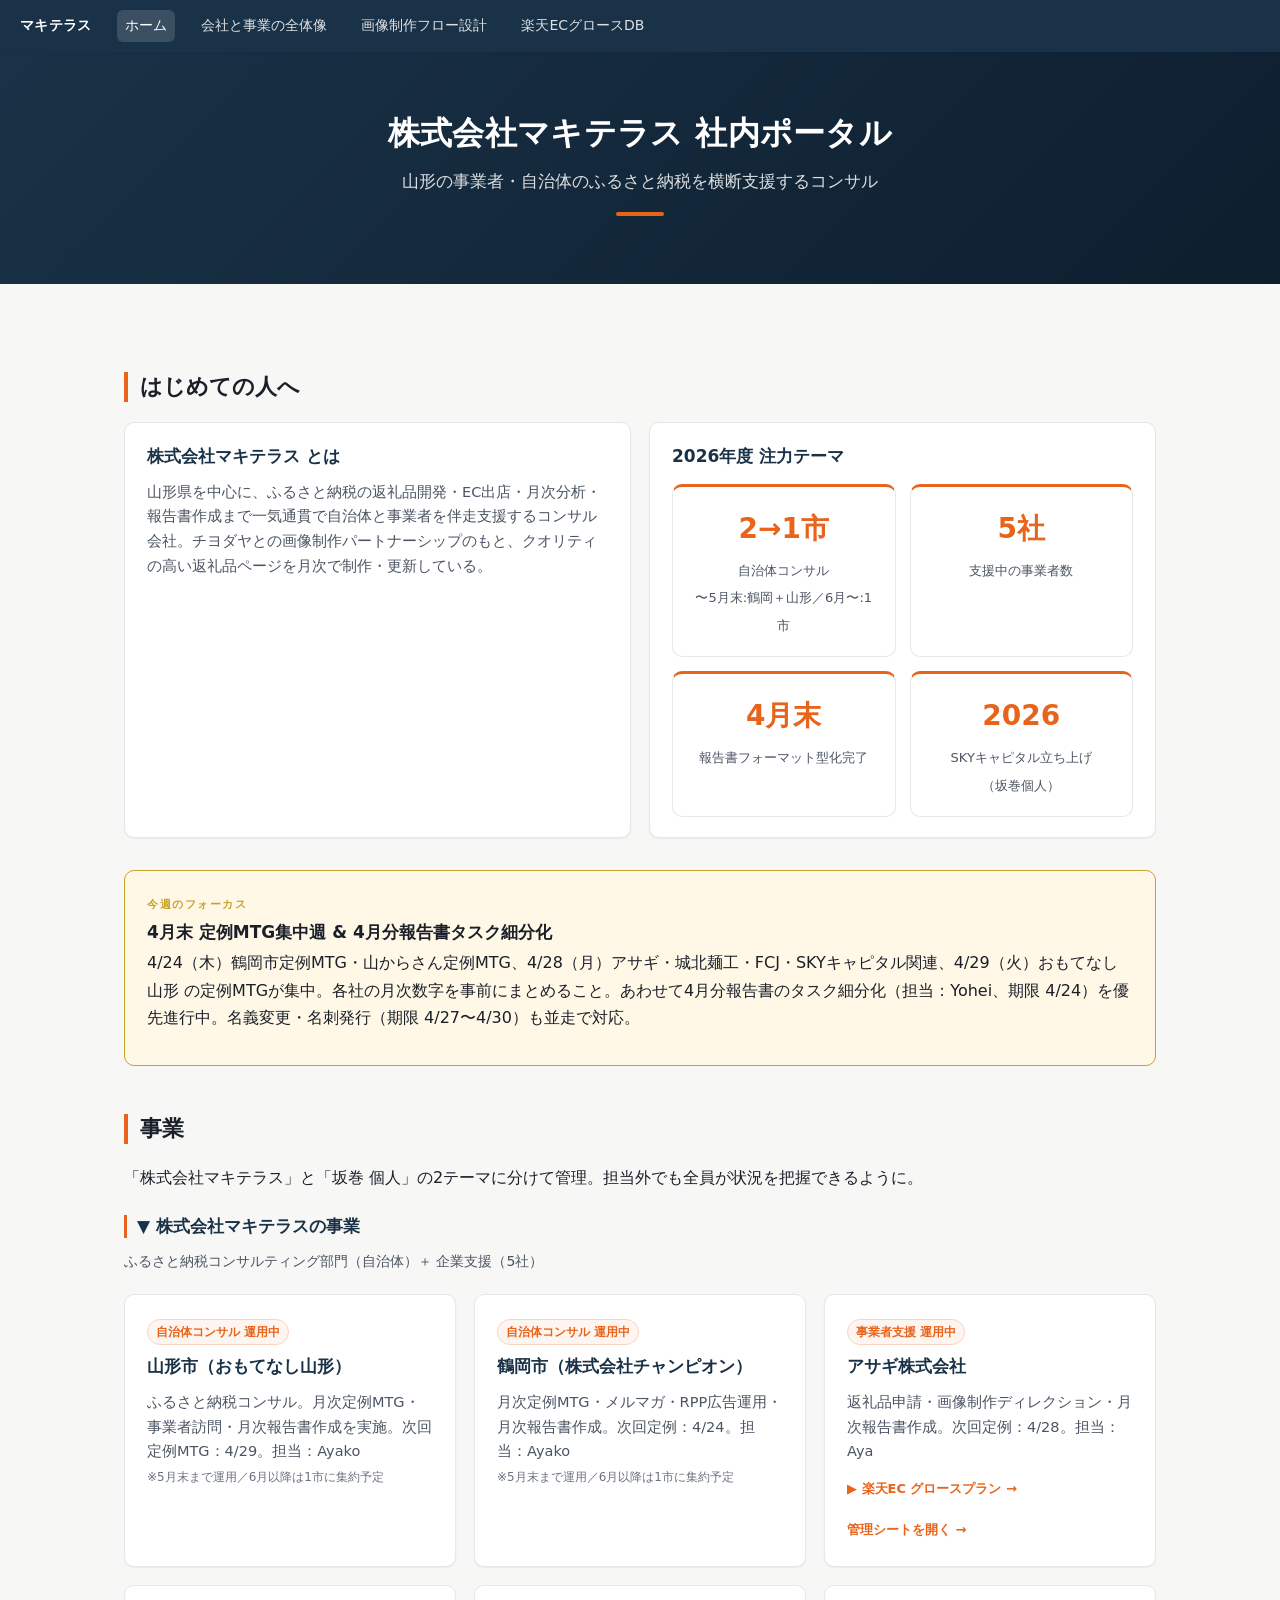
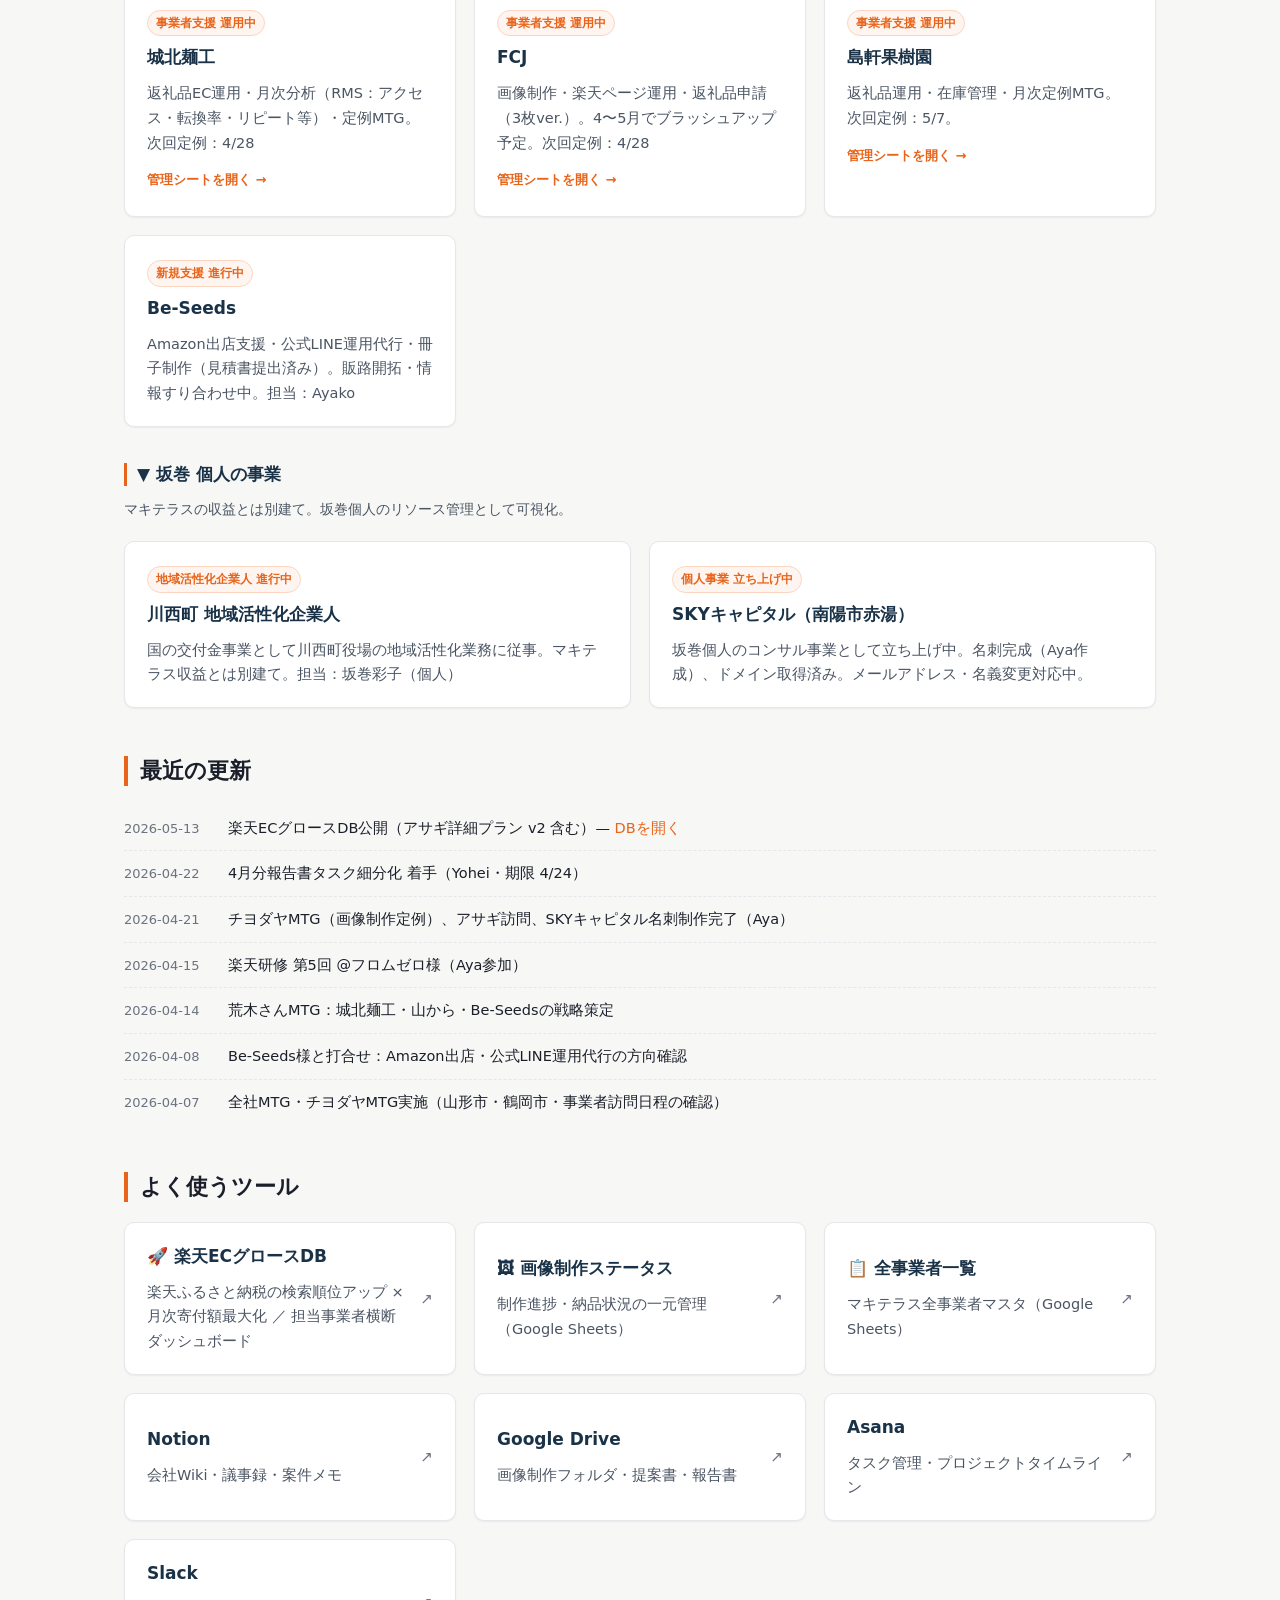
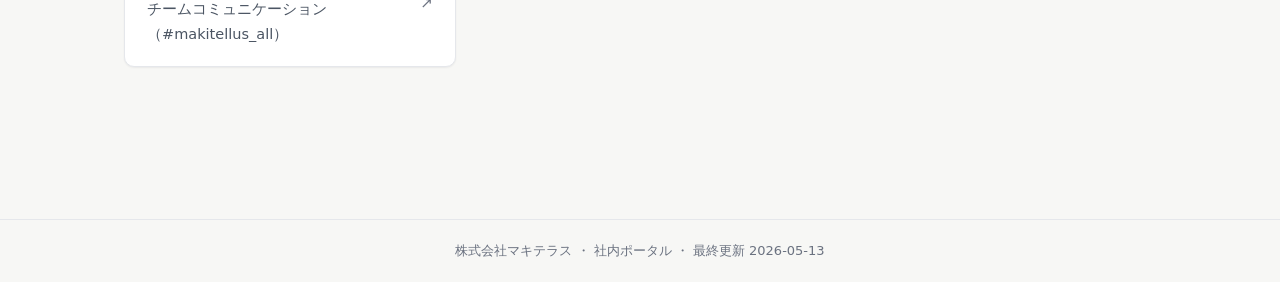
<file: index.html>
<!doctype html>
<html lang="ja">
<head>
<meta charset="utf-8">
<meta name="viewport" content="width=device-width, initial-scale=1">
<title>株式会社マキテラス 社内ポータル</title>
<link rel="stylesheet" href="assets/portal-common.css">
</head>
<body>

<nav class="gnav">
<span class="gnav-brand">マキテラス</span>
<a href="index.html" class="active">ホーム</a>
<a href="overview.html">会社と事業の全体像</a>
<a href="image-workflow.html">画像制作フロー設計</a>
<a href="rakuten-ec-growth.html">楽天ECグロースDB</a>
</nav>

<section class="hero">
<h1>株式会社マキテラス 社内ポータル</h1>
<p class="tagline">山形の事業者・自治体のふるさと納税を横断支援するコンサル</p>
<div class="accent-bar"></div>
</section>

<div class="container">

<!-- BEGIN:INTRO -->
<h2>はじめての人へ</h2>
<div class="card-grid">
<div class="card">
<h3>株式会社マキテラス とは</h3>
<p>山形県を中心に、ふるさと納税の返礼品開発・EC出店・月次分析・報告書作成まで一気通貫で自治体と事業者を伴走支援するコンサル会社。チヨダヤとの画像制作パートナーシップのもと、クオリティの高い返礼品ページを月次で制作・更新している。</p>
</div>
<div class="card">
<h3>2026年度 注力テーマ</h3>
<div class="goal-grid">
<div class="goal"><span class="goal-num">2→1市</span><span class="goal-label">自治体コンサル<br>〜5月末:鶴岡＋山形／6月〜:1市</span></div>
<div class="goal"><span class="goal-num">5社</span><span class="goal-label">支援中の事業者数</span></div>
<div class="goal"><span class="goal-num">4月末</span><span class="goal-label">報告書フォーマット型化完了</span></div>
<div class="goal"><span class="goal-num">2026</span><span class="goal-label">SKYキャピタル立ち上げ<br>（坂巻個人）</span></div>
</div>
</div>
</div>
<!-- END:INTRO -->

<!-- BEGIN:FOCUS -->
<div class="focus-strip">
<span class="focus-label">今週のフォーカス</span>
<h3>4月末 定例MTG集中週 &amp; 4月分報告書タスク細分化</h3>
<p>4/24（木）鶴岡市定例MTG・山からさん定例MTG、4/28（月）アサギ・城北麺工・FCJ・SKYキャピタル関連、4/29（火）おもてなし山形 の定例MTGが集中。各社の月次数字を事前にまとめること。あわせて4月分報告書のタスク細分化（担当：Yohei、期限 4/24）を優先進行中。名義変更・名刺発行（期限 4/27〜4/30）も並走で対応。</p>
</div>
<!-- END:FOCUS -->

<!-- BEGIN:PROJECTS -->
<h2>事業</h2>
<p>「株式会社マキテラス」と「坂巻 個人」の2テーマに分けて管理。担当外でも全員が状況を把握できるように。</p>

<h3 style="margin-top:24px; color:var(--primary); border-left:3px solid var(--accent); padding-left:10px;">▼ 株式会社マキテラスの事業</h3>
<p style="font-size:14px; color:var(--ink-soft); margin:0 0 8px;">ふるさと納税コンサルティング部門（自治体）＋ 企業支援（5社）</p>
<div class="card-grid">
<div class="card"><span class="card-meta">自治体コンサル 運用中</span><h3>山形市（おもてなし山形）</h3><p>ふるさと納税コンサル。月次定例MTG・事業者訪問・月次報告書作成を実施。次回定例MTG：4/29。担当：Ayako<br><span style="color:var(--muted); font-size:12px;">※5月末まで運用／6月以降は1市に集約予定</span></p></div>
<div class="card"><span class="card-meta">自治体コンサル 運用中</span><h3>鶴岡市（株式会社チャンピオン）</h3><p>月次定例MTG・メルマガ・RPP広告運用・月次報告書作成。次回定例：4/24。担当：Ayako<br><span style="color:var(--muted); font-size:12px;">※5月末まで運用／6月以降は1市に集約予定</span></p></div>
<div class="card"><span class="card-meta">事業者支援 運用中</span><h3>アサギ株式会社</h3><p>返礼品申請・画像制作ディレクション・月次報告書作成。次回定例：4/28。担当：Aya</p><a class="card-link-btn" href="asagi.html">▶ 楽天EC グロースプラン →</a><br><a class="card-link-btn" href="https://docs.google.com/spreadsheets/d/10mavx3DaUcD02cHEOcBzxAcxLZyQA0ww7IRca5oj1Y4/edit?gid=2000998387#gid=2000998387" target="_blank" rel="noopener">管理シートを開く →</a></div>
<div class="card"><span class="card-meta">事業者支援 運用中</span><h3>城北麺工</h3><p>返礼品EC運用・月次分析（RMS：アクセス・転換率・リピート等）・定例MTG。次回定例：4/28</p><a class="card-link-btn" href="https://docs.google.com/spreadsheets/d/1KD85eYEodvb6jphw0RZm_fnXybLCjGmL1l8JjNrgwAU/edit?gid=1558102651#gid=1558102651" target="_blank" rel="noopener">管理シートを開く →</a></div>
<div class="card"><span class="card-meta">事業者支援 運用中</span><h3>FCJ</h3><p>画像制作・楽天ページ運用・返礼品申請（3枚ver.）。4〜5月でブラッシュアップ予定。次回定例：4/28</p><a class="card-link-btn" href="https://docs.google.com/spreadsheets/d/1vbBq8UPujm5OCYTwd8hGcjwb2gNF1BHaL2Tt4ySLYMg/edit?gid=1014566280#gid=1014566280" target="_blank" rel="noopener">管理シートを開く →</a></div>
<div class="card"><span class="card-meta">事業者支援 運用中</span><h3>島軒果樹園</h3><p>返礼品運用・在庫管理・月次定例MTG。次回定例：5/7。</p><a class="card-link-btn" href="https://docs.google.com/spreadsheets/d/10kplnwS9Bw6XZ7gKh0pmCUpH8hs2Pt1DbkbyCq7GUwY/edit?gid=642768205#gid=642768205" target="_blank" rel="noopener">管理シートを開く →</a></div>
<div class="card"><span class="card-meta">新規支援 進行中</span><h3>Be-Seeds</h3><p>Amazon出店支援・公式LINE運用代行・冊子制作（見積書提出済み）。販路開拓・情報すり合わせ中。担当：Ayako</p></div>
</div>

<h3 style="margin-top:36px; color:var(--primary); border-left:3px solid var(--accent); padding-left:10px;">▼ 坂巻 個人の事業</h3>
<p style="font-size:14px; color:var(--ink-soft); margin:0 0 8px;">マキテラスの収益とは別建て。坂巻個人のリソース管理として可視化。</p>
<div class="card-grid">
<div class="card"><span class="card-meta">地域活性化企業人 進行中</span><h3>川西町 地域活性化企業人</h3><p>国の交付金事業として川西町役場の地域活性化業務に従事。マキテラス収益とは別建て。担当：坂巻彩子（個人）</p></div>
<div class="card"><span class="card-meta">個人事業 立ち上げ中</span><h3>SKYキャピタル（南陽市赤湯）</h3><p>坂巻個人のコンサル事業として立ち上げ中。名刺完成（Aya作成）、ドメイン取得済み。メールアドレス・名義変更対応中。</p></div>
</div>
<!-- END:PROJECTS -->

<!-- BEGIN:UPDATES -->
<h2>最近の更新</h2>
<ul class="updates">
<li><span class="date">2026-05-13</span><span class="body">楽天ECグロースDB公開（アサギ詳細プラン v2 含む）— <a href="rakuten-ec-growth.html">DBを開く</a></span></li>
<li><span class="date">2026-04-22</span><span class="body">4月分報告書タスク細分化 着手（Yohei・期限 4/24）</span></li>
<li><span class="date">2026-04-21</span><span class="body">チヨダヤMTG（画像制作定例）、アサギ訪問、SKYキャピタル名刺制作完了（Aya）</span></li>
<li><span class="date">2026-04-15</span><span class="body">楽天研修 第5回 @フロムゼロ様（Aya参加）</span></li>
<li><span class="date">2026-04-14</span><span class="body">荒木さんMTG：城北麺工・山から・Be-Seedsの戦略策定</span></li>
<li><span class="date">2026-04-08</span><span class="body">Be-Seeds様と打合せ：Amazon出店・公式LINE運用代行の方向確認</span></li>
<li><span class="date">2026-04-07</span><span class="body">全社MTG・チヨダヤMTG実施（山形市・鶴岡市・事業者訪問日程の確認）</span></li>
</ul>
<!-- END:UPDATES -->

<!-- BEGIN:LINKS -->
<h2>よく使うツール</h2>
<div class="card-grid">
<a class="card link-card" href="rakuten-ec-growth.html"><div><h3>🚀 楽天ECグロースDB</h3><p>楽天ふるさと納税の検索順位アップ × 月次寄付額最大化 ／ 担当事業者横断ダッシュボード</p></div></a>
<a class="card link-card" href="https://docs.google.com/spreadsheets/d/1DBxsaYyejmJk2zFh6ksX2I6Gp9BxXzbgNgvJpo_lVgA/edit?gid=1484421104#gid=1484421104" target="_blank" rel="noopener"><div><h3>🖼 画像制作ステータス</h3><p>制作進捗・納品状況の一元管理（Google Sheets）</p></div></a>
<a class="card link-card" href="https://docs.google.com/spreadsheets/d/1jehpi_uwHHkMLg6TM4g3e2CfseARkUtzowwWFKgsYDQ/edit?pli=1&gid=1348246619#gid=1348246619" target="_blank" rel="noopener"><div><h3>📋 全事業者一覧</h3><p>マキテラス全事業者マスタ（Google Sheets）</p></div></a>
<a class="card link-card" href="https://www.notion.so/21effd10b5168062a484dcf6375f03c7" target="_blank" rel="noopener"><div><h3>Notion</h3><p>会社Wiki・議事録・案件メモ</p></div></a>
<a class="card link-card" href="https://drive.google.com/drive/folders/1qUYy63izclnR0duvxQ46uBBg5cOI-EH-" target="_blank" rel="noopener"><div><h3>Google Drive</h3><p>画像制作フォルダ・提案書・報告書</p></div></a>
<a class="card link-card" href="https://app.asana.com/1/1213451592237064/project/1213478069900396/timeline/1213478075128218" target="_blank" rel="noopener"><div><h3>Asana</h3><p>タスク管理・プロジェクトタイムライン</p></div></a>
<a class="card link-card" href="https://makitellus.slack.com/archives/C0AQJ3BCGSV" target="_blank" rel="noopener"><div><h3>Slack</h3><p>チームコミュニケーション（#makitellus_all）</p></div></a>
</div>
<!-- END:LINKS -->

</div>

<footer class="site-footer">
株式会社マキテラス ・ 社内ポータル ・ 最終更新 2026-05-13
</footer>

</body>
</html>
</file>
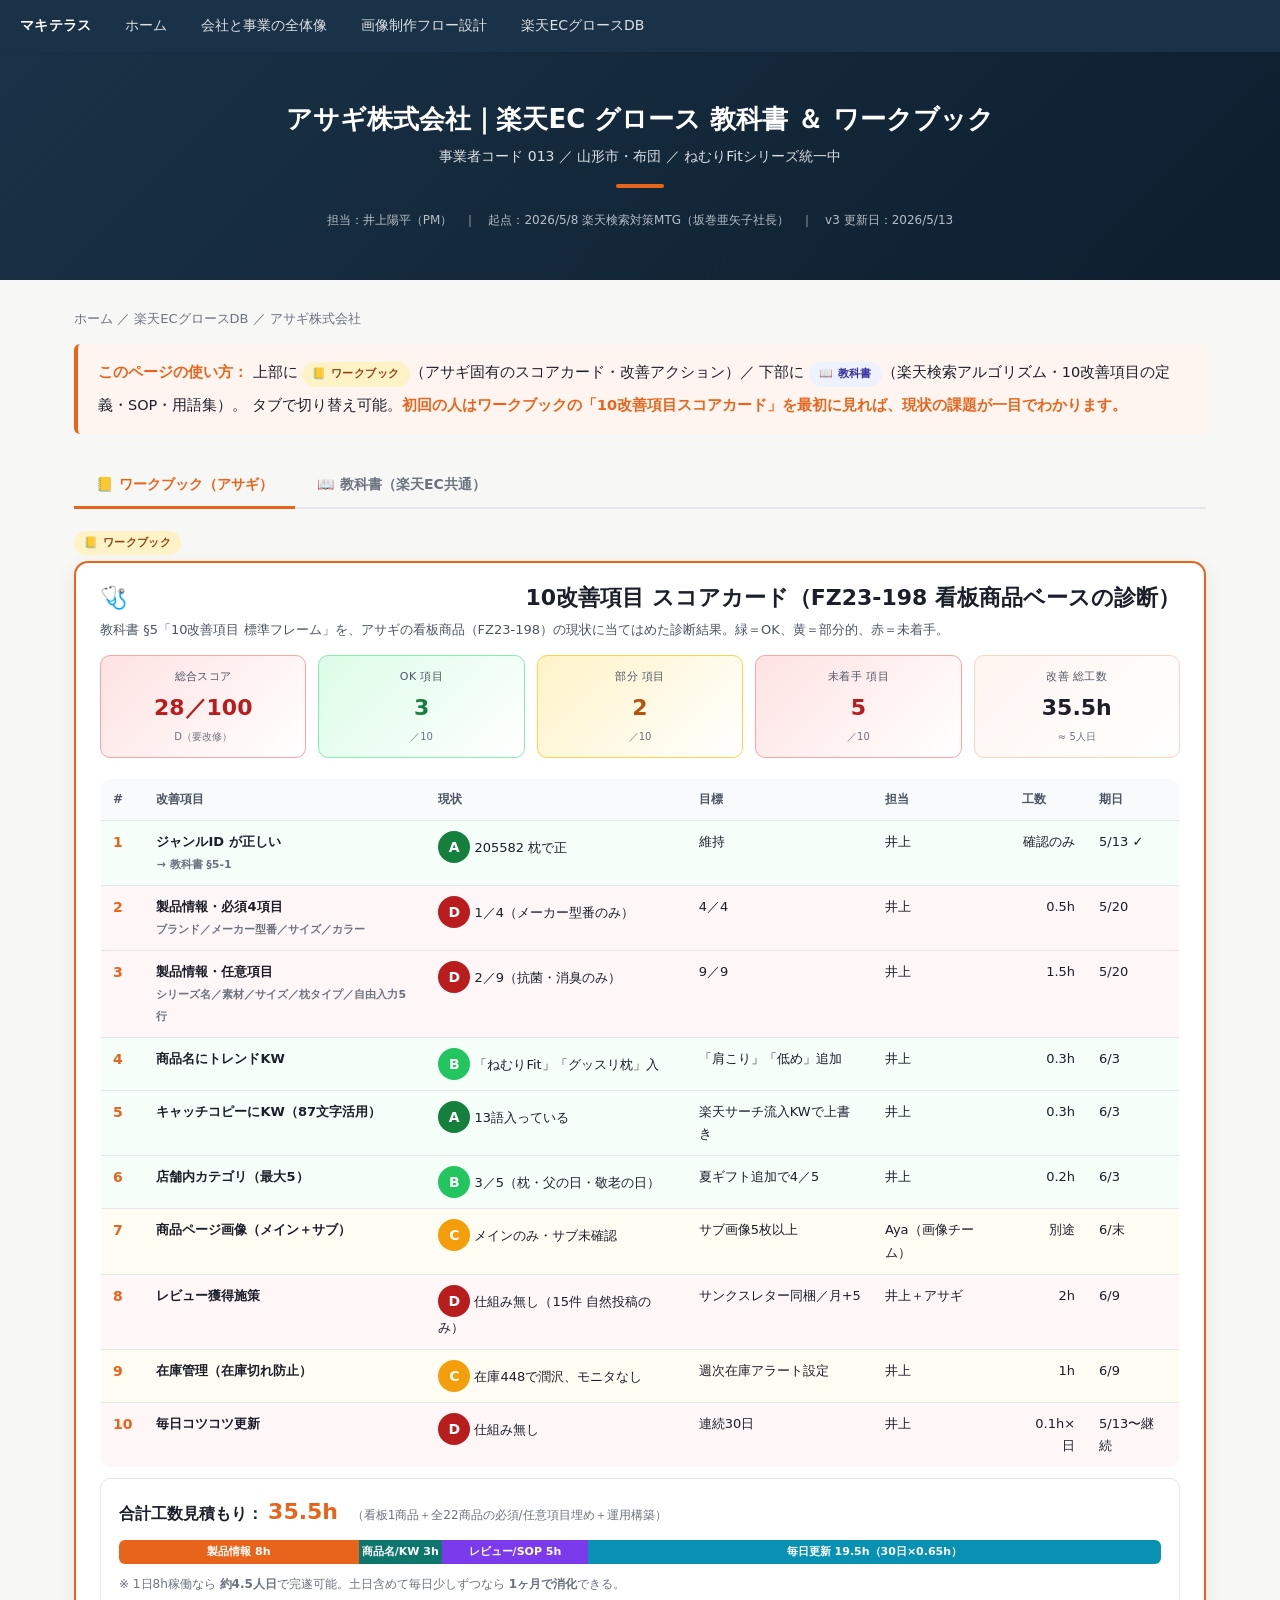
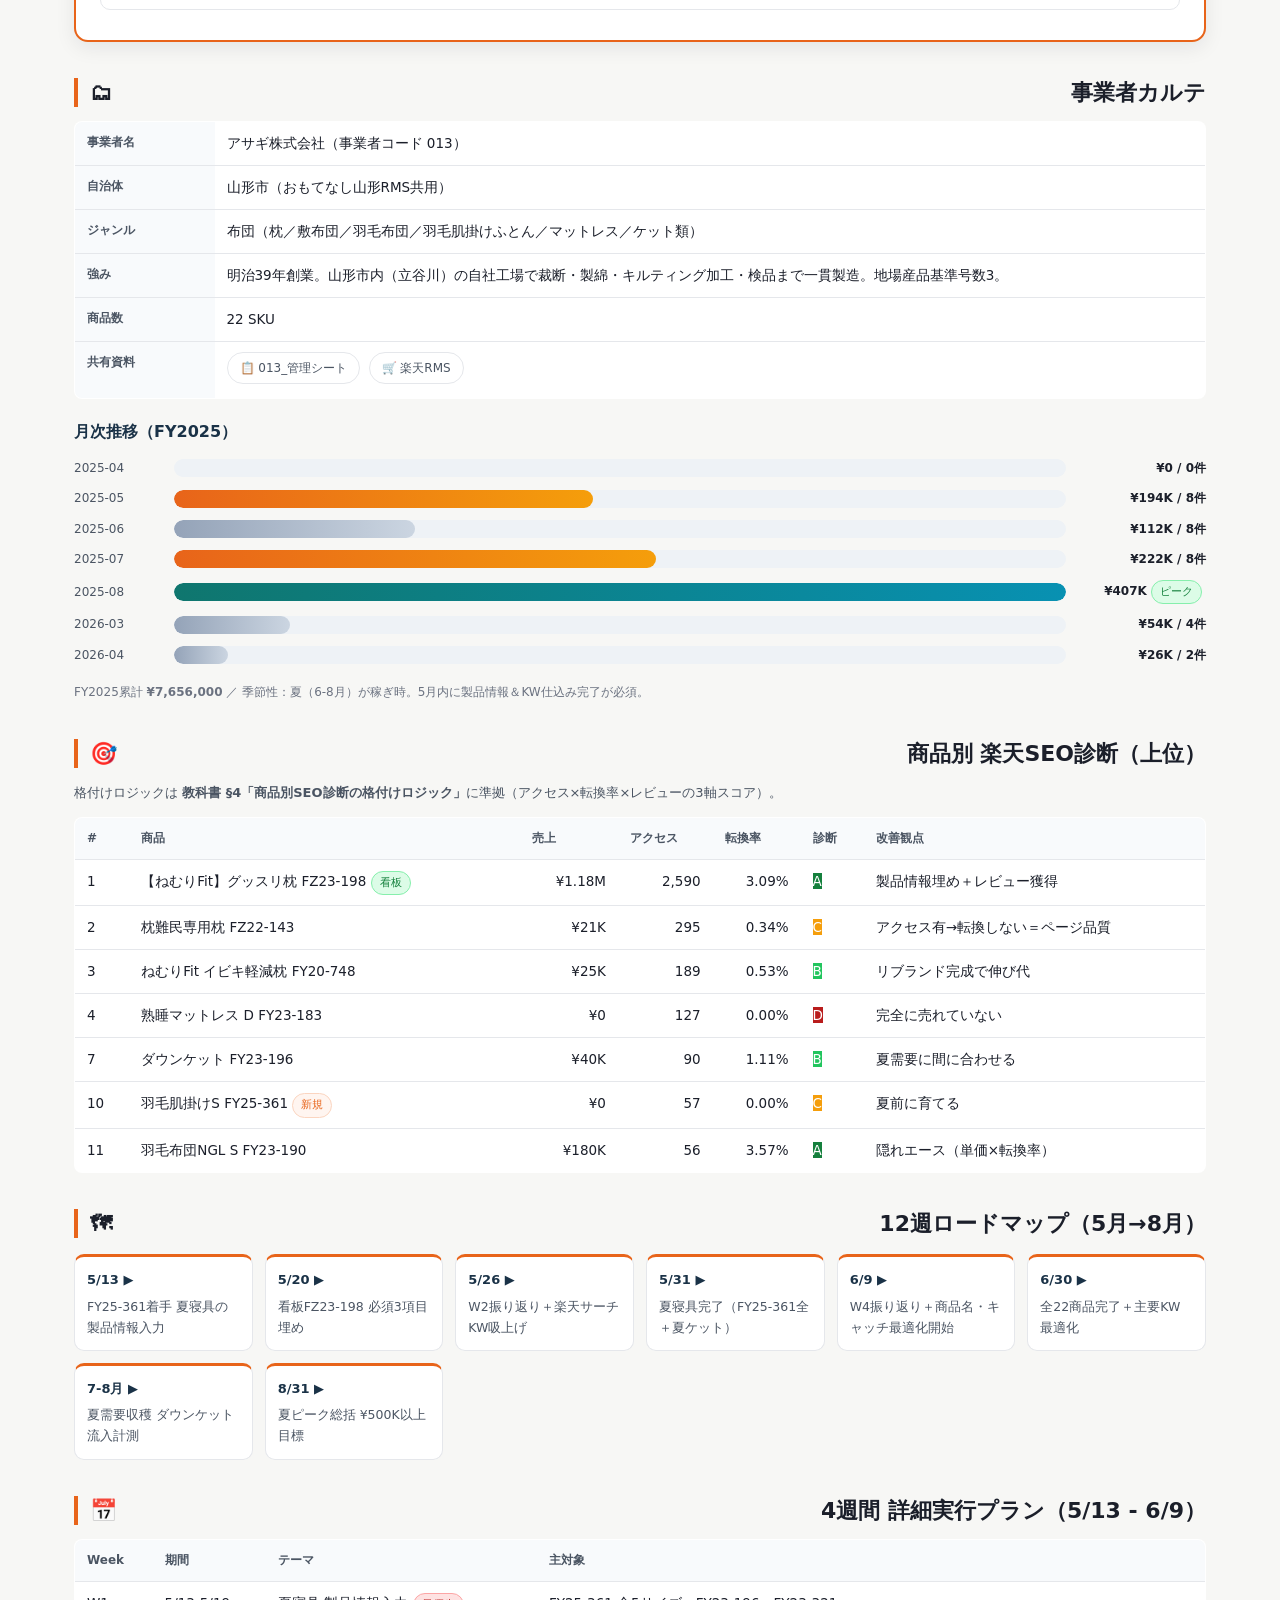
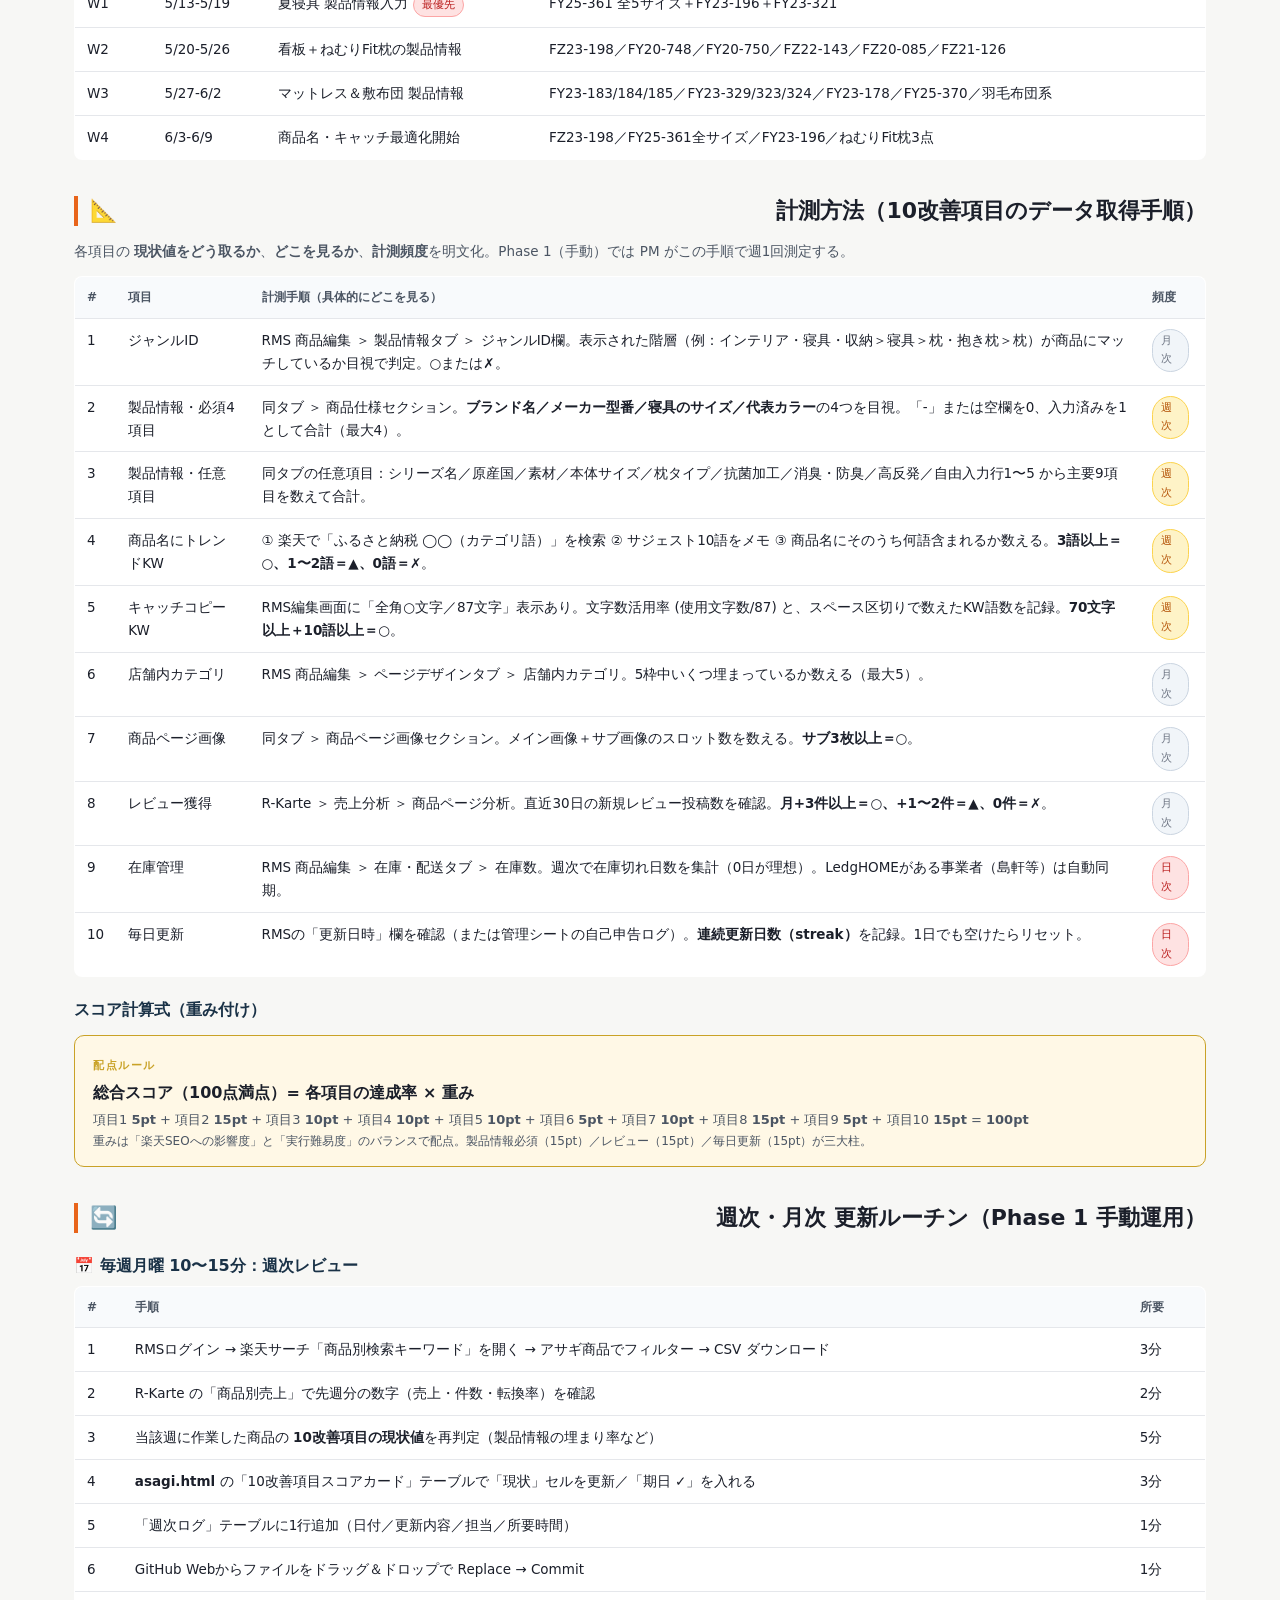
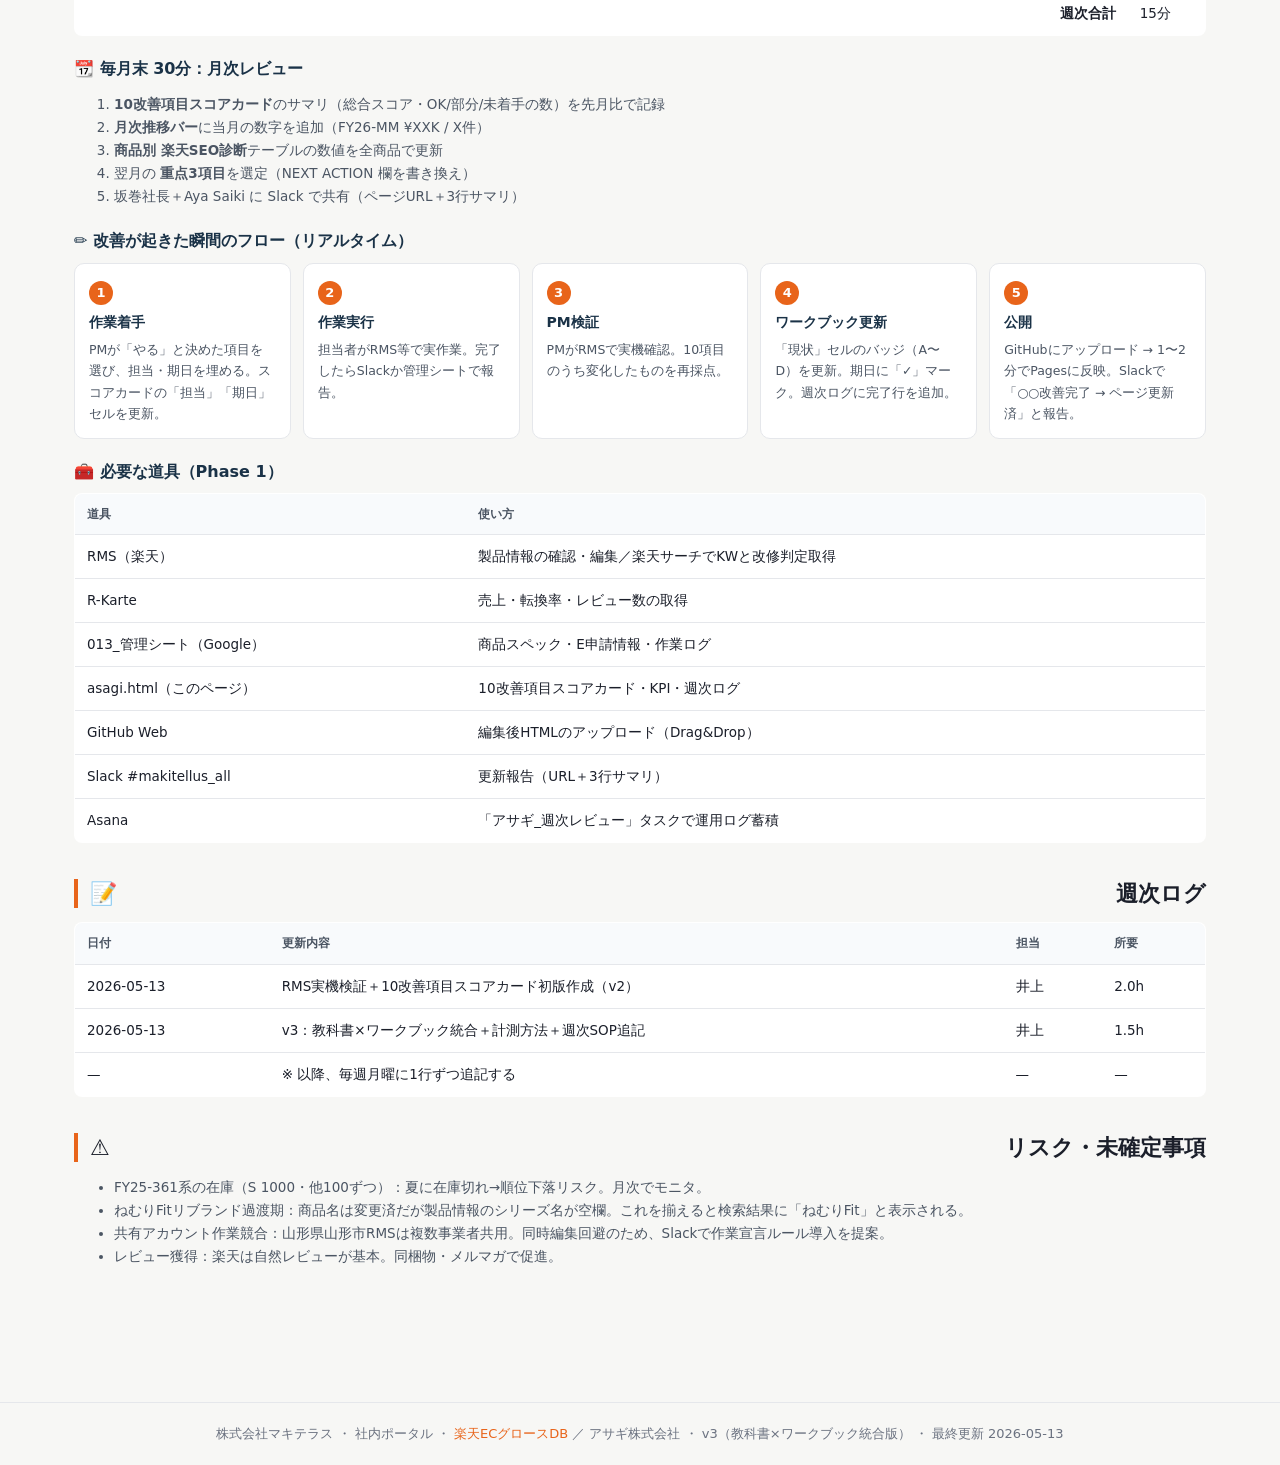
<file: asagi.html>
<!doctype html>
<html lang="ja">
<head>
<meta charset="utf-8">
<meta name="viewport" content="width=device-width, initial-scale=1">
<title>アサギ株式会社｜楽天ECグロース教科書＆ワークブック｜マキテラス</title>
<style>
/* ===== Portal Common ===== */
:root{
  --primary:#1A3247; --primary-ink:#fff; --accent:#E8641A;
  --ink:#1b1f2a; --ink-soft:#4b5563; --muted:#6b7280;
  --line:#e5e7eb; --bg:#f7f7f5; --card:#fff;
  --tldr-bg:#fff5f0; --tldr-border:#E8641A;
  --focus-bg:#fff8e6; --focus-border:#c9a227;
  --ok:#15803d; --ok-bg:#dcfce7;
  --warn:#b45309; --warn-bg:#fef3c7;
  --bad:#b91c1c; --bad-bg:#fee2e2;
  --info:#0891b2; --info-bg:#cffafe;
  --tb-bg:#eef2ff; --tb-ink:#3730a3;
  --wb-bg:#fef3c7; --wb-ink:#92400e;
  --radius:10px;
  --shadow-sm:0 1px 2px rgba(15,23,42,.06);
  --shadow-md:0 6px 20px rgba(15,23,42,.08);
}
*{box-sizing:border-box}
body{margin:0;font-family:system-ui,-apple-system,"Segoe UI","Hiragino Sans","Noto Sans JP",sans-serif;color:var(--ink);background:var(--bg);line-height:1.7}
a{color:var(--accent);text-decoration:none}
a:hover{text-decoration:underline}

/* Nav */
.gnav{position:sticky;top:0;z-index:50;background:var(--primary);color:var(--primary-ink);padding:10px 20px;display:flex;gap:18px;align-items:center;box-shadow:var(--shadow-sm);font-size:14px;flex-wrap:wrap}
.gnav .gnav-brand{font-weight:700;letter-spacing:.02em;margin-right:8px}
.gnav a{color:var(--primary-ink);opacity:.85;padding:4px 8px;border-radius:6px}
.gnav a:hover{opacity:1;background:rgba(255,255,255,.08);text-decoration:none}

/* Hero */
.hero{background:linear-gradient(135deg,var(--primary),#0d1e2e);color:var(--primary-ink);padding:50px 24px;text-align:center}
.hero h1{color:var(--primary-ink);margin:0 0 8px;font-size:26px}
.hero .tagline{color:rgba(255,255,255,.85);margin:0;font-size:14px}
.hero .accent-bar{display:inline-block;width:48px;height:4px;background:var(--accent);border-radius:2px;margin:14px 0 0}
.hero .meta{margin-top:14px;font-size:12px;color:rgba(255,255,255,.7)}

/* Container */
.container{max-width:1180px;margin:0 auto;padding:28px 24px 80px}
.crumb{font-size:13px;color:var(--muted);margin-bottom:14px}
.crumb a{color:var(--muted)}
h1,h2,h3,h4{color:var(--ink);line-height:1.35;margin-top:0}
h2{font-size:22px;border-left:4px solid var(--accent);padding-left:12px;margin:36px 0 14px;display:flex;align-items:baseline;justify-content:space-between;gap:10px}
h2 .right{font-size:12px;color:var(--muted);font-weight:500}
h3{font-size:16px;margin:22px 0 10px;color:var(--primary)}
h4{font-size:14px;margin:18px 0 8px;color:var(--ink-soft)}

/* TL;DR */
.tldr{background:var(--tldr-bg);border-left:4px solid var(--tldr-border);padding:16px 20px;border-radius:6px;margin:0 0 24px;font-size:14.5px}
.tldr strong{color:var(--accent)}

/* Mode tabs */
.mode-tabs{display:flex;gap:0;border-bottom:2px solid var(--line);margin:24px 0 18px;position:sticky;top:42px;background:var(--bg);z-index:40;padding-top:6px}
.mode-tab{flex:0 0 auto;padding:12px 22px;background:transparent;border:0;font-size:14px;font-weight:600;color:var(--muted);cursor:pointer;border-bottom:3px solid transparent;margin-bottom:-2px;font-family:inherit}
.mode-tab .ico{margin-right:6px}
.mode-tab.active{color:var(--accent);border-bottom-color:var(--accent)}
.mode-tab:hover:not(.active){color:var(--ink)}
.mode-pane{display:none}
.mode-pane.active{display:block}
.mode-label{display:inline-block;padding:3px 10px;border-radius:999px;font-size:11px;font-weight:700;letter-spacing:.04em;margin-bottom:6px}
.mode-label.workbook{background:var(--wb-bg);color:var(--wb-ink)}
.mode-label.textbook{background:var(--tb-bg);color:var(--tb-ink)}

/* Scorecard */
.scorecard{background:#fff;border:2px solid var(--accent);border-radius:14px;padding:20px 24px;margin:0 0 24px;box-shadow:var(--shadow-md)}
.scorecard h2{margin-top:0;border-left:0;padding-left:0}
.scorecard .summary{display:grid;grid-template-columns:repeat(auto-fit,minmax(140px,1fr));gap:12px;margin:14px 0 20px}
.sc-tile{background:linear-gradient(135deg,#fff5f0,#fff);border:1px solid #fbd5c0;border-radius:10px;padding:12px 14px;text-align:center}
.sc-tile.ok{background:linear-gradient(135deg,#dcfce7,#fff);border-color:#86efac}
.sc-tile.warn{background:linear-gradient(135deg,#fef3c7,#fff);border-color:#fcd34d}
.sc-tile.bad{background:linear-gradient(135deg,#fee2e2,#fff);border-color:#fca5a5}
.sc-tile .l{font-size:11px;color:var(--ink-soft);letter-spacing:.04em}
.sc-tile .v{font-size:22px;font-weight:700;color:var(--ink);margin-top:2px}
.sc-tile.ok .v{color:var(--ok)}
.sc-tile.warn .v{color:var(--warn)}
.sc-tile.bad .v{color:var(--bad)}
.sc-tile .s{font-size:10px;color:var(--muted);margin-top:2px}

/* Score table */
.score-table{width:100%;border-collapse:collapse;font-size:13px;background:#fff;border:1px solid var(--line);border-radius:10px;overflow:hidden}
.score-table th,.score-table td{padding:10px 12px;text-align:left;border-bottom:1px solid var(--line);vertical-align:top}
.score-table th{background:#f8fafc;font-weight:600;color:var(--ink-soft);font-size:12px}
.score-table tr:last-child td{border-bottom:0}
.score-table td.num{text-align:right;font-variant-numeric:tabular-nums}
.score-table tr.row-ok{background:#f6fef9}
.score-table tr.row-warn{background:#fffdf3}
.score-table tr.row-bad{background:#fff7f7}
.score-table .item-no{font-weight:700;color:var(--accent);font-variant-numeric:tabular-nums;font-size:14px}
.score-table .item-name{font-weight:600}
.score-table .grade{display:inline-block;width:32px;height:32px;line-height:32px;text-align:center;border-radius:50%;font-weight:700;font-size:14px}
.grade-A{background:var(--ok);color:#fff}
.grade-B{background:#22c55e;color:#fff}
.grade-C{background:#f59e0b;color:#fff}
.grade-D{background:var(--bad);color:#fff}
.grade-X{background:var(--muted);color:#fff}

/* Tables */
table.tbl{width:100%;border-collapse:collapse;margin:10px 0;font-size:13.5px;background:#fff;border:1px solid var(--line);border-radius:8px;overflow:hidden}
table.tbl th,table.tbl td{padding:10px 12px;text-align:left;border-bottom:1px solid var(--line);vertical-align:top}
table.tbl th{background:#f8fafc;font-weight:600;color:var(--ink-soft);font-size:12px}
table.tbl tr:last-child td{border-bottom:0}
table.tbl td.num{text-align:right;font-variant-numeric:tabular-nums}

/* Pills */
.pill{display:inline-block;padding:2px 8px;border-radius:999px;font-size:11px;background:#fff5f0;color:var(--accent);border:1px solid #fbd5c0;margin-right:4px;font-weight:500}
.pill.muted{background:#f1f5f9;color:var(--muted);border-color:#cbd5e1}
.pill.ok{background:var(--ok-bg);color:var(--ok);border-color:#86efac}
.pill.warn{background:var(--warn-bg);color:var(--warn);border-color:#fcd34d}
.pill.bad{background:var(--bad-bg);color:var(--bad);border-color:#fca5a5}
.pill.info{background:var(--info-bg);color:var(--info);border-color:#67e8f9}

/* Focus banner */
.focus-strip{background:var(--focus-bg);border:1px solid var(--focus-border);border-radius:var(--radius);padding:14px 18px;margin:14px 0}
.focus-strip .focus-label{display:inline-block;font-size:11px;letter-spacing:.14em;font-weight:700;color:var(--focus-border);margin-bottom:6px}
.focus-strip h3{margin:0 0 6px;font-size:16px;color:var(--ink)}
.focus-strip p{margin:0;font-size:13.5px;color:var(--ink-soft)}
.focus-strip.bad{background:#fee2e2;border-color:#fca5a5}
.focus-strip.bad .focus-label{color:var(--bad)}
.focus-strip.info{background:var(--info-bg);border-color:var(--info)}
.focus-strip.info .focus-label{color:var(--info)}

/* Bar chart */
.bar-chart{margin:8px 0}
.bar-line{display:grid;grid-template-columns:90px 1fr 130px;gap:10px;align-items:center;padding:5px 0;font-size:13px}
.bar-line .lbl{color:var(--ink-soft);font-size:12px}
.bar-line .v{text-align:right;font-variant-numeric:tabular-nums;font-weight:600;font-size:12px}
.bar-track{background:#eef2f6;height:18px;border-radius:9px;overflow:hidden}
.bar-fill{height:100%;background:linear-gradient(90deg,var(--accent),#f59e0b);border-radius:9px}
.bar-fill.dim{background:linear-gradient(90deg,#94a3b8,#cbd5e1)}
.bar-fill.peak{background:linear-gradient(90deg,#0f766e,#0891b2)}

/* Strategy grid */
.strategy{display:grid;grid-template-columns:repeat(auto-fit,minmax(200px,1fr));gap:12px;margin:12px 0}
.strategy .it{background:#fff;border:1px solid var(--line);border-radius:var(--radius);padding:14px}
.strategy .it .n{display:inline-block;width:24px;height:24px;line-height:24px;text-align:center;border-radius:50%;background:var(--accent);color:#fff;font-weight:700;font-size:13px;margin-bottom:6px}
.strategy .it .t{font-weight:700;font-size:14px;color:var(--primary);margin-bottom:4px}
.strategy .it .d{font-size:12.5px;color:var(--ink-soft)}

/* Roadmap */
.roadmap-grid{display:grid;grid-template-columns:repeat(auto-fit,minmax(160px,1fr));gap:12px;margin:16px 0}
.roadmap-grid .step{background:#fff;border:1px solid var(--line);border-top:3px solid var(--accent);border-radius:var(--radius);padding:12px;font-size:13px}
.roadmap-grid .step .yr{font-weight:700;color:var(--primary);display:block;margin-bottom:4px}
.roadmap-grid .step .desc{color:var(--ink-soft);font-size:12.5px}

/* Mini cards */
.mini-grid{display:grid;grid-template-columns:repeat(auto-fit,minmax(240px,1fr));gap:12px;margin:14px 0}
.mini-card{background:#fff;border:1px solid var(--line);border-left:4px solid var(--accent);border-radius:var(--radius);padding:14px}
.mini-card h4{margin:0 0 6px;color:var(--primary);font-size:14px}
.mini-card p{margin:0;color:var(--ink-soft);font-size:13px}

/* TOC inside textbook */
.toc{background:#fff;border:1px solid var(--line);border-radius:var(--radius);padding:14px 18px;font-size:13.5px;margin:0 0 18px}
.toc strong{display:block;margin-bottom:6px;color:var(--primary)}
.toc a{color:var(--ink-soft);display:inline-block;padding:3px 10px 3px 0;margin-right:6px}
.toc a:hover{color:var(--accent)}

/* Details */
details{background:#fff;border:1px solid var(--line);border-radius:var(--radius);padding:10px 14px;margin:8px 0}
details summary{cursor:pointer;font-weight:600;color:var(--primary)}
details pre{background:var(--bg);padding:12px;border-radius:6px;font-size:12px;overflow-x:auto;margin:8px 0 0;line-height:1.6}

/* Buttons */
.btn-out{display:inline-block;font-size:12px;color:var(--ink-soft);padding:5px 12px;background:#fff;border:1px solid var(--line);border-radius:999px;margin-right:4px;margin-bottom:4px}
.btn-out:hover{border-color:var(--accent);color:var(--accent);text-decoration:none}

/* Effort calculator */
.effort-box{background:#fff;border:1px solid var(--line);border-radius:var(--radius);padding:14px 18px;margin:10px 0}
.effort-box .total{font-size:22px;font-weight:700;color:var(--accent)}
.effort-box .total small{font-size:12px;color:var(--muted);font-weight:500;margin-left:6px}
.effort-bar{height:24px;background:#eef2f6;border-radius:6px;overflow:hidden;margin:10px 0;display:flex}
.effort-bar .seg{height:100%;display:flex;align-items:center;justify-content:center;font-size:11px;color:#fff;font-weight:600}
.effort-bar .seg.s1{background:var(--accent)}
.effort-bar .seg.s2{background:#0f766e}
.effort-bar .seg.s3{background:#7c3aed}
.effort-bar .seg.s4{background:#0891b2}

/* Section label */
.sec-icon{font-size:22px;margin-right:6px}

/* Footer */
.site-footer{border-top:1px solid var(--line);padding:20px 0;margin-top:40px;text-align:center;font-size:13px;color:var(--muted)}

@media (max-width:720px){
  .gnav{gap:8px;font-size:13px;padding:8px 14px}
  .container{padding:22px 14px 60px}
  .hero{padding:36px 16px}
  .hero h1{font-size:20px}
  .mode-tab{padding:10px 14px;font-size:13px}
  .bar-line{grid-template-columns:70px 1fr 110px}
}
</style>
</head>
<body>

<nav class="gnav">
  <span class="gnav-brand">マキテラス</span>
  <a href="index.html">ホーム</a>
  <a href="overview.html">会社と事業の全体像</a>
  <a href="image-workflow.html">画像制作フロー設計</a>
  <a href="rakuten-ec-growth.html">楽天ECグロースDB</a>
</nav>

<section class="hero">
  <h1>アサギ株式会社｜楽天EC グロース 教科書 ＆ ワークブック</h1>
  <p class="tagline">事業者コード 013 ／ 山形市・布団 ／ ねむりFitシリーズ統一中</p>
  <div class="accent-bar"></div>
  <div class="meta">担当：井上陽平（PM）　｜　起点：2026/5/8 楽天検索対策MTG（坂巻亜矢子社長）　｜　v3 更新日：2026/5/13</div>
</section>

<div class="container">

  <div class="crumb">
    <a href="index.html">ホーム</a> ／ <a href="rakuten-ec-growth.html">楽天ECグロースDB</a> ／ アサギ株式会社
  </div>

  <!-- TL;DR -->
  <div class="tldr">
    <strong>このページの使い方：</strong>
    上部に <span class="mode-label workbook">📒 ワークブック</span>（アサギ固有のスコアカード・改善アクション）／
    下部に <span class="mode-label textbook">📖 教科書</span>（楽天検索アルゴリズム・10改善項目の定義・SOP・用語集）。
    タブで切り替え可能。<strong>初回の人はワークブックの「10改善項目スコアカード」を最初に見れば、現状の課題が一目でわかります。</strong>
  </div>

  <!-- Mode Tabs -->
  <div class="mode-tabs">
    <button class="mode-tab active" data-target="workbook">
      <span class="ico">📒</span>ワークブック（アサギ）
    </button>
    <button class="mode-tab" data-target="textbook">
      <span class="ico">📖</span>教科書（楽天EC共通）
    </button>
  </div>

  <!-- ============================================================ -->
  <!-- WORKBOOK PANE                                                -->
  <!-- ============================================================ -->
  <div class="mode-pane active" id="pane-workbook">

  <span class="mode-label workbook">📒 ワークブック</span>

  <!-- === 10改善項目 スコアカード === -->
  <div class="scorecard">
    <h2 style="border:0;padding:0;margin-bottom:6px"><span class="sec-icon">🩺</span>10改善項目 スコアカード（FZ23-198 看板商品ベースの診断）</h2>
    <p style="font-size:13px;color:var(--ink-soft);margin:0 0 12px">教科書 §5「10改善項目 標準フレーム」を、アサギの看板商品（FZ23-198）の現状に当てはめた診断結果。緑＝OK、黄＝部分的、赤＝未着手。</p>

    <!-- サマリ -->
    <div class="summary">
      <div class="sc-tile bad"><div class="l">総合スコア</div><div class="v">28／100</div><div class="s">D（要改修）</div></div>
      <div class="sc-tile ok"><div class="l">OK 項目</div><div class="v">3</div><div class="s">／10</div></div>
      <div class="sc-tile warn"><div class="l">部分 項目</div><div class="v">2</div><div class="s">／10</div></div>
      <div class="sc-tile bad"><div class="l">未着手 項目</div><div class="v">5</div><div class="s">／10</div></div>
      <div class="sc-tile"><div class="l">改善 総工数</div><div class="v">35.5h</div><div class="s">≈ 5人日</div></div>
    </div>

    <!-- 10項目テーブル -->
    <table class="score-table">
      <tr>
        <th>#</th><th>改善項目</th><th>現状</th><th>目標</th><th>担当</th><th class="num">工数</th><th>期日</th>
      </tr>
      <tr class="row-ok">
        <td class="item-no">1</td>
        <td class="item-name">ジャンルID が正しい<br><span style="font-size:11px;color:var(--muted)">→ 教科書 §5-1</span></td>
        <td><span class="grade grade-A">A</span> 205582 枕で正</td>
        <td>維持</td>
        <td>井上</td>
        <td class="num">確認のみ</td>
        <td>5/13 ✓</td>
      </tr>
      <tr class="row-bad">
        <td class="item-no">2</td>
        <td class="item-name">製品情報・必須4項目<br><span style="font-size:11px;color:var(--muted)">ブランド／メーカー型番／サイズ／カラー</span></td>
        <td><span class="grade grade-D">D</span> 1／4（メーカー型番のみ）</td>
        <td>4／4</td>
        <td>井上</td>
        <td class="num">0.5h</td>
        <td>5/20</td>
      </tr>
      <tr class="row-bad">
        <td class="item-no">3</td>
        <td class="item-name">製品情報・任意項目<br><span style="font-size:11px;color:var(--muted)">シリーズ名／素材／サイズ／枕タイプ／自由入力5行</span></td>
        <td><span class="grade grade-D">D</span> 2／9（抗菌・消臭のみ）</td>
        <td>9／9</td>
        <td>井上</td>
        <td class="num">1.5h</td>
        <td>5/20</td>
      </tr>
      <tr class="row-ok">
        <td class="item-no">4</td>
        <td class="item-name">商品名にトレンドKW</td>
        <td><span class="grade grade-B">B</span> 「ねむりFit」「グッスリ枕」入</td>
        <td>「肩こり」「低め」追加</td>
        <td>井上</td>
        <td class="num">0.3h</td>
        <td>6/3</td>
      </tr>
      <tr class="row-ok">
        <td class="item-no">5</td>
        <td class="item-name">キャッチコピーにKW（87文字活用）</td>
        <td><span class="grade grade-A">A</span> 13語入っている</td>
        <td>楽天サーチ流入KWで上書き</td>
        <td>井上</td>
        <td class="num">0.3h</td>
        <td>6/3</td>
      </tr>
      <tr class="row-ok">
        <td class="item-no">6</td>
        <td class="item-name">店舗内カテゴリ（最大5）</td>
        <td><span class="grade grade-B">B</span> 3／5（枕・父の日・敬老の日）</td>
        <td>夏ギフト追加で4／5</td>
        <td>井上</td>
        <td class="num">0.2h</td>
        <td>6/3</td>
      </tr>
      <tr class="row-warn">
        <td class="item-no">7</td>
        <td class="item-name">商品ページ画像（メイン＋サブ）</td>
        <td><span class="grade grade-C">C</span> メインのみ・サブ未確認</td>
        <td>サブ画像5枚以上</td>
        <td>Aya（画像チーム）</td>
        <td class="num">別途</td>
        <td>6/末</td>
      </tr>
      <tr class="row-bad">
        <td class="item-no">8</td>
        <td class="item-name">レビュー獲得施策</td>
        <td><span class="grade grade-D">D</span> 仕組み無し（15件 自然投稿のみ）</td>
        <td>サンクスレター同梱／月+5</td>
        <td>井上＋アサギ</td>
        <td class="num">2h</td>
        <td>6/9</td>
      </tr>
      <tr class="row-warn">
        <td class="item-no">9</td>
        <td class="item-name">在庫管理（在庫切れ防止）</td>
        <td><span class="grade grade-C">C</span> 在庫448で潤沢、モニタなし</td>
        <td>週次在庫アラート設定</td>
        <td>井上</td>
        <td class="num">1h</td>
        <td>6/9</td>
      </tr>
      <tr class="row-bad">
        <td class="item-no">10</td>
        <td class="item-name">毎日コツコツ更新</td>
        <td><span class="grade grade-D">D</span> 仕組み無し</td>
        <td>連続30日</td>
        <td>井上</td>
        <td class="num">0.1h×日</td>
        <td>5/13〜継続</td>
      </tr>
    </table>

    <!-- 工数見える化 -->
    <div class="effort-box">
      <div><strong>合計工数見積もり：</strong> <span class="total">35.5h <small>（看板1商品＋全22商品の必須/任意項目埋め＋運用構築）</small></span></div>
      <div class="effort-bar">
        <div class="seg s1" style="width:23%">製品情報 8h</div>
        <div class="seg s2" style="width:8%">商品名/KW 3h</div>
        <div class="seg s3" style="width:14%">レビュー/SOP 5h</div>
        <div class="seg s4" style="width:55%">毎日更新 19.5h（30日×0.65h）</div>
      </div>
      <p style="font-size:12px;color:var(--muted);margin:6px 0 0">※ 1日8h稼働なら <strong>約4.5人日</strong>で完遂可能。土日含めて毎日少しずつなら <strong>1ヶ月で消化</strong>できる。</p>
    </div>
  </div>

  <!-- === 事業者カルテ === -->
  <h2><span class="sec-icon">🗂</span>事業者カルテ</h2>
  <table class="tbl">
    <tr><th style="width:140px">事業者名</th><td>アサギ株式会社（事業者コード 013）</td></tr>
    <tr><th>自治体</th><td>山形市（おもてなし山形RMS共用）</td></tr>
    <tr><th>ジャンル</th><td>布団（枕／敷布団／羽毛布団／羽毛肌掛けふとん／マットレス／ケット類）</td></tr>
    <tr><th>強み</th><td>明治39年創業。山形市内（立谷川）の自社工場で裁断・製綿・キルティング加工・検品まで一貫製造。地場産品基準号数3。</td></tr>
    <tr><th>商品数</th><td>22 SKU</td></tr>
    <tr><th>共有資料</th><td>
      <a class="btn-out" href="https://docs.google.com/spreadsheets/d/10mavx3DaUcD02cHEOcBzxAcxLZyQA0ww7IRca5oj1Y4/edit" target="_blank">📋 013_管理シート</a>
      <a class="btn-out" href="https://mainmenu.rms.rakuten.co.jp/" target="_blank">🛒 楽天RMS</a>
    </td></tr>
  </table>

  <h3>月次推移（FY2025）</h3>
  <div class="bar-chart">
    <div class="bar-line"><div class="lbl">2025-04</div><div class="bar-track"><div class="bar-fill dim" style="width:0%"></div></div><div class="v">¥0 / 0件</div></div>
    <div class="bar-line"><div class="lbl">2025-05</div><div class="bar-track"><div class="bar-fill" style="width:47%"></div></div><div class="v">¥194K / 8件</div></div>
    <div class="bar-line"><div class="lbl">2025-06</div><div class="bar-track"><div class="bar-fill dim" style="width:27%"></div></div><div class="v">¥112K / 8件</div></div>
    <div class="bar-line"><div class="lbl">2025-07</div><div class="bar-track"><div class="bar-fill" style="width:54%"></div></div><div class="v">¥222K / 8件</div></div>
    <div class="bar-line"><div class="lbl">2025-08</div><div class="bar-track"><div class="bar-fill peak" style="width:100%"></div></div><div class="v">¥407K <span class="pill ok">ピーク</span></div></div>
    <div class="bar-line"><div class="lbl">2026-03</div><div class="bar-track"><div class="bar-fill dim" style="width:13%"></div></div><div class="v">¥54K / 4件</div></div>
    <div class="bar-line"><div class="lbl">2026-04</div><div class="bar-track"><div class="bar-fill dim" style="width:6%"></div></div><div class="v">¥26K / 2件</div></div>
  </div>
  <p style="font-size:12px;color:var(--muted)">FY2025累計 <strong>¥7,656,000</strong> ／ 季節性：夏（6-8月）が稼ぎ時。5月内に製品情報＆KW仕込み完了が必須。</p>

  <!-- === 商品別診断 === -->
  <h2><span class="sec-icon">🎯</span>商品別 楽天SEO診断（上位）</h2>
  <p style="font-size:13px;color:var(--ink-soft)">格付けロジックは <strong>教科書 §4「商品別SEO診断の格付けロジック」</strong>に準拠（アクセス×転換率×レビューの3軸スコア）。</p>
  <table class="tbl">
    <tr><th>#</th><th>商品</th><th class="num">売上</th><th class="num">アクセス</th><th class="num">転換率</th><th>診断</th><th>改善観点</th></tr>
    <tr><td>1</td><td>【ねむりFit】グッスリ枕 FZ23-198 <span class="pill ok">看板</span></td><td class="num">¥1.18M</td><td class="num">2,590</td><td class="num">3.09%</td><td><span class="grade grade-A">A</span></td><td>製品情報埋め＋レビュー獲得</td></tr>
    <tr><td>2</td><td>枕難民専用枕 FZ22-143</td><td class="num">¥21K</td><td class="num">295</td><td class="num">0.34%</td><td><span class="grade grade-C">C</span></td><td>アクセス有→転換しない＝ページ品質</td></tr>
    <tr><td>3</td><td>ねむりFit イビキ軽減枕 FY20-748</td><td class="num">¥25K</td><td class="num">189</td><td class="num">0.53%</td><td><span class="grade grade-B">B</span></td><td>リブランド完成で伸び代</td></tr>
    <tr><td>4</td><td>熟睡マットレス D FY23-183</td><td class="num">¥0</td><td class="num">127</td><td class="num">0.00%</td><td><span class="grade grade-D">D</span></td><td>完全に売れていない</td></tr>
    <tr><td>7</td><td>ダウンケット FY23-196</td><td class="num">¥40K</td><td class="num">90</td><td class="num">1.11%</td><td><span class="grade grade-B">B</span></td><td>夏需要に間に合わせる</td></tr>
    <tr><td>10</td><td>羽毛肌掛けS FY25-361 <span class="pill">新規</span></td><td class="num">¥0</td><td class="num">57</td><td class="num">0.00%</td><td><span class="grade grade-C">C</span></td><td>夏前に育てる</td></tr>
    <tr><td>11</td><td>羽毛布団NGL S FY23-190</td><td class="num">¥180K</td><td class="num">56</td><td class="num">3.57%</td><td><span class="grade grade-A">A</span></td><td>隠れエース（単価×転換率）</td></tr>
  </table>

  <!-- === ロードマップ === -->
  <h2><span class="sec-icon">🗺</span>12週ロードマップ（5月→8月）</h2>
  <div class="roadmap-grid">
    <div class="step"><span class="yr">5/13 ▶</span><div class="desc">FY25-361着手 夏寝具の製品情報入力</div></div>
    <div class="step"><span class="yr">5/20 ▶</span><div class="desc">看板FZ23-198 必須3項目埋め</div></div>
    <div class="step"><span class="yr">5/26 ▶</span><div class="desc">W2振り返り＋楽天サーチ KW吸上げ</div></div>
    <div class="step"><span class="yr">5/31 ▶</span><div class="desc">夏寝具完了（FY25-361全＋夏ケット）</div></div>
    <div class="step"><span class="yr">6/9 ▶</span><div class="desc">W4振り返り＋商品名・キャッチ最適化開始</div></div>
    <div class="step"><span class="yr">6/30 ▶</span><div class="desc">全22商品完了＋主要KW最適化</div></div>
    <div class="step"><span class="yr">7-8月 ▶</span><div class="desc">夏需要収穫 ダウンケット流入計測</div></div>
    <div class="step"><span class="yr">8/31 ▶</span><div class="desc">夏ピーク総括 ¥500K以上目標</div></div>
  </div>

  <!-- === 4週間プラン === -->
  <h2><span class="sec-icon">📅</span>4週間 詳細実行プラン（5/13 - 6/9）</h2>
  <table class="tbl">
    <tr><th>Week</th><th>期間</th><th>テーマ</th><th>主対象</th></tr>
    <tr><td>W1</td><td>5/13-5/19</td><td>夏寝具 製品情報入力 <span class="pill bad">最優先</span></td><td>FY25-361 全5サイズ＋FY23-196＋FY23-321</td></tr>
    <tr><td>W2</td><td>5/20-5/26</td><td>看板＋ねむりFit枕の製品情報</td><td>FZ23-198／FY20-748／FY20-750／FZ22-143／FZ20-085／FZ21-126</td></tr>
    <tr><td>W3</td><td>5/27-6/2</td><td>マットレス＆敷布団 製品情報</td><td>FY23-183/184/185／FY23-329/323/324／FY23-178／FY25-370／羽毛布団系</td></tr>
    <tr><td>W4</td><td>6/3-6/9</td><td>商品名・キャッチ最適化開始</td><td>FZ23-198／FY25-361全サイズ／FY23-196／ねむりFit枕3点</td></tr>
  </table>

  <!-- === 計測方法 === -->
  <h2><span class="sec-icon">📐</span>計測方法（10改善項目のデータ取得手順）</h2>
  <p style="font-size:13.5px;color:var(--ink-soft)">各項目の <strong>現状値をどう取るか</strong>、<strong>どこを見るか</strong>、<strong>計測頻度</strong>を明文化。Phase 1（手動）では PM がこの手順で週1回測定する。</p>

  <table class="tbl">
    <tr><th>#</th><th>項目</th><th>計測手順（具体的にどこを見る）</th><th>頻度</th></tr>
    <tr>
      <td>1</td><td>ジャンルID</td>
      <td>RMS 商品編集 ＞ 製品情報タブ ＞ ジャンルID欄。表示された階層（例：インテリア・寝具・収納＞寝具＞枕・抱き枕＞枕）が商品にマッチしているか目視で判定。○または✗。</td>
      <td><span class="pill muted">月次</span></td>
    </tr>
    <tr>
      <td>2</td><td>製品情報・必須4項目</td>
      <td>同タブ ＞ 商品仕様セクション。<strong>ブランド名／メーカー型番／寝具のサイズ／代表カラー</strong>の4つを目視。「-」または空欄を0、入力済みを1として合計（最大4）。</td>
      <td><span class="pill warn">週次</span></td>
    </tr>
    <tr>
      <td>3</td><td>製品情報・任意項目</td>
      <td>同タブの任意項目：シリーズ名／原産国／素材／本体サイズ／枕タイプ／抗菌加工／消臭・防臭／高反発／自由入力行1〜5 から主要9項目を数えて合計。</td>
      <td><span class="pill warn">週次</span></td>
    </tr>
    <tr>
      <td>4</td><td>商品名にトレンドKW</td>
      <td>① 楽天で「ふるさと納税 ◯◯（カテゴリ語）」を検索 ② サジェスト10語をメモ ③ 商品名にそのうち何語含まれるか数える。<strong>3語以上＝○、1〜2語＝▲、0語＝✗</strong>。</td>
      <td><span class="pill warn">週次</span></td>
    </tr>
    <tr>
      <td>5</td><td>キャッチコピーKW</td>
      <td>RMS編集画面に「全角○文字／87文字」表示あり。文字数活用率 (使用文字数/87) と、スペース区切りで数えたKW語数を記録。<strong>70文字以上＋10語以上＝○</strong>。</td>
      <td><span class="pill warn">週次</span></td>
    </tr>
    <tr>
      <td>6</td><td>店舗内カテゴリ</td>
      <td>RMS 商品編集 ＞ ページデザインタブ ＞ 店舗内カテゴリ。5枠中いくつ埋まっているか数える（最大5）。</td>
      <td><span class="pill muted">月次</span></td>
    </tr>
    <tr>
      <td>7</td><td>商品ページ画像</td>
      <td>同タブ ＞ 商品ページ画像セクション。メイン画像＋サブ画像のスロット数を数える。<strong>サブ3枚以上＝○</strong>。</td>
      <td><span class="pill muted">月次</span></td>
    </tr>
    <tr>
      <td>8</td><td>レビュー獲得</td>
      <td>R-Karte ＞ 売上分析 ＞ 商品ページ分析。直近30日の新規レビュー投稿数を確認。<strong>月+3件以上＝○、+1〜2件＝▲、0件＝✗</strong>。</td>
      <td><span class="pill muted">月次</span></td>
    </tr>
    <tr>
      <td>9</td><td>在庫管理</td>
      <td>RMS 商品編集 ＞ 在庫・配送タブ ＞ 在庫数。週次で在庫切れ日数を集計（0日が理想）。LedgHOMEがある事業者（島軒等）は自動同期。</td>
      <td><span class="pill bad">日次</span></td>
    </tr>
    <tr>
      <td>10</td><td>毎日更新</td>
      <td>RMSの「更新日時」欄を確認（または管理シートの自己申告ログ）。<strong>連続更新日数（streak）</strong>を記録。1日でも空けたらリセット。</td>
      <td><span class="pill bad">日次</span></td>
    </tr>
  </table>

  <h3>スコア計算式（重み付け）</h3>
  <div class="focus-strip">
    <span class="focus-label">配点ルール</span>
    <h3>総合スコア（100点満点）= 各項目の達成率 × 重み</h3>
    <p style="font-size:13px">
      項目1 <strong>5pt</strong> + 項目2 <strong>15pt</strong> + 項目3 <strong>10pt</strong> +
      項目4 <strong>10pt</strong> + 項目5 <strong>10pt</strong> + 項目6 <strong>5pt</strong> +
      項目7 <strong>10pt</strong> + 項目8 <strong>15pt</strong> + 項目9 <strong>5pt</strong> + 項目10 <strong>15pt</strong>
      = <strong>100pt</strong>
    </p>
    <p style="font-size:12px;color:var(--ink-soft)">重みは「楽天SEOへの影響度」と「実行難易度」のバランスで配点。製品情報必須（15pt）／レビュー（15pt）／毎日更新（15pt）が三大柱。</p>
  </div>

  <!-- === 週次・月次更新ルーチン === -->
  <h2><span class="sec-icon">🔄</span>週次・月次 更新ルーチン（Phase 1 手動運用）</h2>

  <h3>📅 毎週月曜 10〜15分：週次レビュー</h3>
  <table class="tbl">
    <tr><th>#</th><th>手順</th><th>所要</th></tr>
    <tr><td>1</td><td>RMSログイン → 楽天サーチ「商品別検索キーワード」を開く → アサギ商品でフィルター → CSV ダウンロード</td><td>3分</td></tr>
    <tr><td>2</td><td>R-Karte の「商品別売上」で先週分の数字（売上・件数・転換率）を確認</td><td>2分</td></tr>
    <tr><td>3</td><td>当該週に作業した商品の <strong>10改善項目の現状値</strong>を再判定（製品情報の埋まり率など）</td><td>5分</td></tr>
    <tr><td>4</td><td><strong>asagi.html</strong> の「10改善項目スコアカード」テーブルで「現状」セルを更新／「期日 ✓」を入れる</td><td>3分</td></tr>
    <tr><td>5</td><td>「週次ログ」テーブルに1行追加（日付／更新内容／担当／所要時間）</td><td>1分</td></tr>
    <tr><td>6</td><td>GitHub Webからファイルをドラッグ＆ドロップで Replace → Commit</td><td>1分</td></tr>
    <tr><td colspan="2" style="text-align:right;font-weight:600">週次合計</td><td>15分</td></tr>
  </table>

  <h3>📆 毎月末 30分：月次レビュー</h3>
  <ol style="font-size:13.5px;color:var(--ink-soft)">
    <li><strong>10改善項目スコアカード</strong>のサマリ（総合スコア・OK/部分/未着手の数）を先月比で記録</li>
    <li><strong>月次推移バー</strong>に当月の数字を追加（FY26-MM ¥XXK / X件）</li>
    <li><strong>商品別 楽天SEO診断</strong>テーブルの数値を全商品で更新</li>
    <li>翌月の <strong>重点3項目</strong>を選定（NEXT ACTION 欄を書き換え）</li>
    <li>坂巻社長＋Aya Saiki に Slack で共有（ページURL＋3行サマリ）</li>
  </ol>

  <h3>✏️ 改善が起きた瞬間のフロー（リアルタイム）</h3>
  <div class="strategy">
    <div class="it"><span class="n">1</span><div class="t">作業着手</div><div class="d">PMが「やる」と決めた項目を選び、担当・期日を埋める。スコアカードの「担当」「期日」セルを更新。</div></div>
    <div class="it"><span class="n">2</span><div class="t">作業実行</div><div class="d">担当者がRMS等で実作業。完了したらSlackか管理シートで報告。</div></div>
    <div class="it"><span class="n">3</span><div class="t">PM検証</div><div class="d">PMがRMSで実機確認。10項目のうち変化したものを再採点。</div></div>
    <div class="it"><span class="n">4</span><div class="t">ワークブック更新</div><div class="d">「現状」セルのバッジ（A〜D）を更新。期日に「✓」マーク。週次ログに完了行を追加。</div></div>
    <div class="it"><span class="n">5</span><div class="t">公開</div><div class="d">GitHubにアップロード → 1〜2分でPagesに反映。Slackで「○○改善完了 → ページ更新済」と報告。</div></div>
  </div>

  <h3>🧰 必要な道具（Phase 1）</h3>
  <table class="tbl">
    <tr><th>道具</th><th>使い方</th></tr>
    <tr><td>RMS（楽天）</td><td>製品情報の確認・編集／楽天サーチでKWと改修判定取得</td></tr>
    <tr><td>R-Karte</td><td>売上・転換率・レビュー数の取得</td></tr>
    <tr><td>013_管理シート（Google）</td><td>商品スペック・E申請情報・作業ログ</td></tr>
    <tr><td>asagi.html（このページ）</td><td>10改善項目スコアカード・KPI・週次ログ</td></tr>
    <tr><td>GitHub Web</td><td>編集後HTMLのアップロード（Drag&amp;Drop）</td></tr>
    <tr><td>Slack #makitellus_all</td><td>更新報告（URL＋3行サマリ）</td></tr>
    <tr><td>Asana</td><td>「アサギ_週次レビュー」タスクで運用ログ蓄積</td></tr>
  </table>

  <!-- === 週次ログ === -->
  <h2><span class="sec-icon">📝</span>週次ログ</h2>
  <table class="tbl">
    <tr><th>日付</th><th>更新内容</th><th>担当</th><th>所要</th></tr>
    <tr><td>2026-05-13</td><td>RMS実機検証＋10改善項目スコアカード初版作成（v2）</td><td>井上</td><td>2.0h</td></tr>
    <tr><td>2026-05-13</td><td>v3：教科書×ワークブック統合＋計測方法＋週次SOP追記</td><td>井上</td><td>1.5h</td></tr>
    <tr><td>—</td><td>※ 以降、毎週月曜に1行ずつ追記する</td><td>—</td><td>—</td></tr>
  </table>

  <!-- === リスク === -->
  <h2><span class="sec-icon">⚠️</span>リスク・未確定事項</h2>
  <ul style="font-size:13.5px;color:var(--ink-soft)">
    <li>FY25-361系の在庫（S 1000・他100ずつ）：夏に在庫切れ→順位下落リスク。月次でモニタ。</li>
    <li>ねむりFitリブランド過渡期：商品名は変更済だが製品情報のシリーズ名が空欄。これを揃えると検索結果に「ねむりFit」と表示される。</li>
    <li>共有アカウント作業競合：山形県山形市RMSは複数事業者共用。同時編集回避のため、Slackで作業宣言ルール導入を提案。</li>
    <li>レビュー獲得：楽天は自然レビューが基本。同梱物・メルマガで促進。</li>
  </ul>

  </div><!-- /workbook pane -->

  <!-- ============================================================ -->
  <!-- TEXTBOOK PANE                                                -->
  <!-- ============================================================ -->
  <div class="mode-pane" id="pane-textbook">

  <span class="mode-label textbook">📖 教科書</span>

  <div class="tldr">
    <strong>📖 教科書の使い方：</strong>
    全事業者で共通する「楽天ふるさと納税グロースの考え方・診断軸・SOP」をまとめた章群。
    ここの内容を理解した上で、各事業者のワークブックの数字を埋めていく。<strong>新人ディレクターは §1→§5→§7 の順で読むのがおすすめ。</strong>
  </div>

  <div class="toc">
    <strong>📚 教科書 目次</strong>
    <a href="#tb-1">§1 楽天検索アルゴリズムの基本</a>
    <a href="#tb-2">§2 RMS仕様の地図</a>
    <a href="#tb-3">§3 楽天サーチ／関連KW・ユーザトレンド</a>
    <a href="#tb-4">§4 商品別SEO診断の格付けロジック</a>
    <a href="#tb-5">§5 10改善項目 標準フレーム</a>
    <a href="#tb-6">§6 KW戦略 汎用テンプレ</a>
    <a href="#tb-7">§7 作業SOP（実機検証版）</a>
    <a href="#tb-8">§8 用語集・FAQ</a>
  </div>

  <!-- § 1 -->
  <h2 id="tb-1"><span class="sec-icon">🧭</span>§1 楽天検索アルゴリズムの基本</h2>
  <p style="font-size:13.5px;color:var(--ink-soft)"><strong>この章を読むと：</strong>なぜ「製品情報を埋める」「商品名にKW入れる」「毎日更新する」の3点がアサギ・城北麺工・島軒・あらゆる事業者で効くのかが説明できるようになる。</p>

  <h3>1-1. 楽天検索順位を決める3要素</h3>
  <div class="strategy">
    <div class="it"><span class="n">A</span><div class="t">関連性</div><div class="d">検索KWと商品名／キャッチコピー／製品情報の一致度。「ふるさと納税 桃」で「桃」が商品名に正しく含まれているか。</div></div>
    <div class="it"><span class="n">B</span><div class="t">人気度（売れ筋）</div><div class="d">直近の販売件数・転換率・レビュー数・お気に入り。ここはすぐには変えられない。</div></div>
    <div class="it"><span class="n">C</span><div class="t">鮮度（更新頻度）</div><div class="d">商品情報の変更頻度。1日1項目でも更新するとアルゴリズム上で順位が上がる。<strong>1文字変更でも更新と見なされる。</strong></div></div>
  </div>

  <h3>1-2. 「予測変換（サジェスト）＝今日のトレンドKW」の原則</h3>
  <p style="font-size:13.5px">楽天で「ふるさと納税」と打つと自動で出てくる候補リスト（例：ふるさと納税 桃赤、ふるさと納税 桃岡山白）は、<strong>今この瞬間に楽天ユーザーが多く検索しているKWの順</strong>。これを商品名／キャッチコピーに散りばめるのが、最も低コストで効くSEO施策。</p>

  <h3>1-3. やってはいけないこと</h3>
  <div class="focus-strip bad">
    <span class="focus-label">スパム判定リスク</span>
    <h3>無関係なKWの大量詰め込みは禁物</h3>
    <p>商品と関係ないKW（人気だからといって「シャインマスカット」を布団の商品名に入れる等）を大量に入れるとスパム判定される可能性。<strong>1商品あたり 主要KW2〜3＋差別化要素1〜2＋ブランド・産地</strong>に絞る。</p>
  </div>

  <!-- § 2 -->
  <h2 id="tb-2"><span class="sec-icon">🗺</span>§2 RMS仕様の地図</h2>
  <p style="font-size:13.5px;color:var(--ink-soft)"><strong>この章を読むと：</strong>RMSのどこに何があるかを覚えられる。商品編集画面の6タブの役割を理解する。</p>

  <h3>2-1. ログイン → 商品到達経路</h3>
  <ol style="font-size:13.5px;color:var(--ink-soft)">
    <li><a href="https://mainmenu.rms.rakuten.co.jp/" target="_blank">https://mainmenu.rms.rakuten.co.jp/</a></li>
    <li>店舗設定 ＞ 1 商品管理 ＞ 商品一覧・登録</li>
    <li>キーワード検索欄に商品番号（例 <code>FZ23-198</code>）→ 検索</li>
    <li>該当行「編集」リンク → 新タブで商品編集画面</li>
  </ol>

  <h3>2-2. 商品編集画面の6タブとSEO効き</h3>
  <table class="tbl">
    <tr><th>タブ</th><th>主な内容</th><th>SEOへの効き</th></tr>
    <tr><td>バリエーション</td><td>SKU、配送、属性別在庫</td><td>低</td></tr>
    <tr><td>販売・価格</td><td>価格設定、商品別ポイント</td><td>中</td></tr>
    <tr><td>在庫・配送</td><td>在庫数、送料</td><td>中（在庫切れは順位↓）</td></tr>
    <tr><td><strong>製品情報</strong></td><td>ジャンルID／商品仕様（必須項目多数）</td><td><strong>大</strong>（最優先）</td></tr>
    <tr><td>ページデザイン</td><td>説明文／画像／店舗内カテゴリ／レイアウト</td><td>中</td></tr>
    <tr><td>定期購入</td><td>定期購入設定</td><td>低</td></tr>
  </table>

  <h3>2-3. 製品情報タブ — 商品仕様の項目</h3>
  <table class="tbl">
    <tr><th>区分</th><th>項目</th><th>埋め方の方針</th></tr>
    <tr><td><span class="pill bad">必須</span></td><td>カタログID</td><td>ふるさと納税は基本「IDなし→5: 該当製品コードなし」</td></tr>
    <tr><td><span class="pill bad">必須</span></td><td>ブランド名／メーカー型番／サイズ／カラー</td><td>4項目を必ず埋める。空だと検索結果に仕様が出ない</td></tr>
    <tr><td><span class="pill">任意</span></td><td>シリーズ名・原産国・素材・本体サイズ・機能（抗菌等）</td><td>差別化に効く。可能な限り全て埋める</td></tr>
    <tr><td><span class="pill">任意</span></td><td>自由入力行1〜5（各 ラベル20文字／値70文字）</td><td>差別化要素を自由設定。例「備長炭ハニカム構造」「両面凹凸」</td></tr>
  </table>

  <!-- § 3 -->
  <h2 id="tb-3"><span class="sec-icon">🔍</span>§3 楽天サーチ／関連KW・ユーザトレンド</h2>
  <p style="font-size:13.5px;color:var(--ink-soft)"><strong>この章を読むと：</strong>R-Karte の楽天サーチで何を見るかが分かる。CSVを取って改修対象を抽出できる。</p>

  <p>場所：R-Karte（データ分析） ＞ アクセス・流入分析 ＞ <strong>楽天サーチ</strong>。タブが3つある。</p>
  <table class="tbl">
    <tr><th>タブ</th><th>用途</th><th>キーポイント</th></tr>
    <tr><td>① 商品別検索キーワード</td><td>商品ごとに、市場検索経由のアクセス・実際のKW・転換率・市場検索順位を確認</td><td>RMSが「アクセス数を増やそう／転換率を上げよう／Good」を自動判定。CSV可。</td></tr>
    <tr><td>② 商品別特典設定</td><td>クーポン・ポイント特典</td><td>ふるさと納税では使用機会少。スーパーSALE時のポイント変倍は順位に効く。</td></tr>
    <tr><td>③ 関連キーワード・ユーザトレンド</td><td>自店舗に流入するKWと、楽天市場で同時に検索されるKW1・2</td><td>議事録の「関連KW」の正体。例：「ふるさと納税 米」と一緒に「定期便／10kg／5kg」が検索される。</td></tr>
  </table>

  <!-- § 4 -->
  <h2 id="tb-4"><span class="sec-icon">📊</span>§4 商品別SEO診断の格付けロジック</h2>
  <p style="font-size:13.5px;color:var(--ink-soft)"><strong>この章を読むと：</strong>商品ごとにA/B/C/Dランクを付けられる。改善優先度が決まる。</p>

  <table class="tbl">
    <tr><th>ランク</th><th>条件</th><th>意味と打ち手</th></tr>
    <tr><td><span class="grade grade-A">A</span></td><td>転換率3%以上 ＆ レビュー10件以上</td><td>看板商品候補。製品情報埋め＋レビュー増で月100件超を狙う</td></tr>
    <tr><td><span class="grade grade-B">B</span></td><td>転換率1〜3% ＆ アクセス50以上</td><td>伸び代あり。商品名・キャッチコピー最適化で順位上げる</td></tr>
    <tr><td><span class="grade grade-C">C</span></td><td>アクセス50以上 ＆ 転換率1%未満</td><td>アクセスはあるが転換しない＝ページ品質要改善（画像・説明文）</td></tr>
    <tr><td><span class="grade grade-D">D</span></td><td>転換率0% ＆ アクセス少</td><td>製品情報がそもそも空欄／ジャンル違い／検索に出ていない</td></tr>
  </table>

  <!-- § 5 -->
  <h2 id="tb-5"><span class="sec-icon">🔟</span>§5 10改善項目 標準フレーム</h2>
  <p style="font-size:13.5px;color:var(--ink-soft)"><strong>この章を読むと：</strong>どの事業者でも使える「10項目の標準チェックリスト」を持って、現状診断と工数見積もりができる。</p>

  <div class="focus-strip info">
    <span class="focus-label">設計思想</span>
    <h3>事業者・商品ジャンルを問わず使える10項目</h3>
    <p>布団でも、米でも、フルーツでも、本フレームの10項目を埋めるだけで「楽天SEOの現状」と「改善優先度」と「必要工数」が出る。<strong>各事業者のワークブックは、この10項目の表に値を入れるだけで完成する設計</strong>。</p>
  </div>

  <table class="tbl">
    <tr><th>#</th><th>改善項目</th><th>観点</th><th>評価方法</th><th>標準工数</th></tr>
    <tr><td>1</td><td><strong>ジャンルID</strong> が正しい</td><td>検索カテゴリ適合</td><td>○✗（適切なジャンル階層か）</td><td class="num">0.1h／商品</td></tr>
    <tr><td>2</td><td><strong>製品情報・必須項目</strong>4つが埋まっている</td><td>検索結果での仕様表示</td><td>0〜4点（4項目）</td><td class="num">0.3h／商品</td></tr>
    <tr><td>3</td><td><strong>製品情報・任意項目</strong>が活用されている</td><td>差別化</td><td>0〜9点（主要任意項目数）</td><td class="num">0.5h／商品</td></tr>
    <tr><td>4</td><td><strong>商品名にトレンドKW</strong>が含まれる</td><td>検索流入</td><td>○✗▲（主要KW2〜3個）</td><td class="num">0.2h／商品</td></tr>
    <tr><td>5</td><td><strong>キャッチコピーにKW</strong>が並んでいる</td><td>検索流入＋関連語</td><td>○✗▲（87文字活用率）</td><td class="num">0.2h／商品</td></tr>
    <tr><td>6</td><td><strong>店舗内カテゴリ</strong>最大5つ設定</td><td>季節導線・回遊</td><td>0〜5点（設定数）</td><td class="num">0.1h／商品</td></tr>
    <tr><td>7</td><td><strong>商品ページ画像</strong>（メイン＋サブ複数）</td><td>転換率</td><td>0〜5点（サブ画像数）</td><td>画像チーム別途</td></tr>
    <tr><td>8</td><td><strong>レビュー獲得施策</strong>が動いている</td><td>楽天SEO・信頼性</td><td>○✗（仕組みの有無）</td><td class="num">2h／月</td></tr>
    <tr><td>9</td><td><strong>在庫管理</strong>（在庫切れ防止）モニタ</td><td>順位維持</td><td>○✗（アラート設定）</td><td class="num">1h／月</td></tr>
    <tr><td>10</td><td><strong>毎日コツコツ更新</strong>が継続</td><td>アルゴリズム加点</td><td>連続日数</td><td class="num">0.1h／日</td></tr>
  </table>

  <h3>5-1. ディレクション工数の見積もり方</h3>
  <p style="font-size:13.5px;color:var(--ink-soft)">事業者ごとの総工数 = <strong>商品数 × 単商品工数（§5の1〜7合計、約1.4h）</strong> ＋ <strong>運用構築工数（8〜10で月3.5h相当）</strong>。例：商品20点なら 28h＋運用 ≒ 4人日。</p>

  <h3>5-2. 評価グレードの色分けルール</h3>
  <table class="tbl">
    <tr><th>色</th><th>意味</th><th>該当条件</th></tr>
    <tr><td><span class="grade grade-A">A</span></td><td>OK</td><td>全評価点の80%以上</td></tr>
    <tr><td><span class="grade grade-B">B</span></td><td>ほぼOK</td><td>60-79%</td></tr>
    <tr><td><span class="grade grade-C">C</span></td><td>部分</td><td>30-59%</td></tr>
    <tr><td><span class="grade grade-D">D</span></td><td>未着手</td><td>30%未満</td></tr>
  </table>

  <!-- § 6 -->
  <h2 id="tb-6"><span class="sec-icon">🔤</span>§6 KW戦略 汎用テンプレ</h2>
  <p style="font-size:13.5px;color:var(--ink-soft)"><strong>この章を読むと：</strong>商品名・キャッチコピーの汎用フォーマットが書けるようになる。</p>

  <h3>商品名の標準フォーマット</h3>
  <div class="focus-strip">
    <span class="focus-label">テンプレート</span>
    <h3>【プロモ要素】 主要KW1 主要KW2 サイズ・容量 ブランド名 産地 差別化要素 商品コード</h3>
    <p>例：<code>【高評価★4.4】枕 肩こり 首こり 低め 山形 備長炭 グッスリ枕 両面凹凸構造 ねむりFitシリーズ 日本製 FZ23-198</code></p>
  </div>

  <h3>キャッチコピーの標準フォーマット</h3>
  <p style="font-size:13.5px">全角87文字以内。主要KW＋関連語＋差別化要素を <strong>スペース区切りで列挙</strong>。1商品あたり10〜13語が目安。</p>

  <!-- § 7 -->
  <h2 id="tb-7"><span class="sec-icon">📋</span>§7 作業SOP（実機検証版）</h2>
  <p style="font-size:13.5px;color:var(--ink-soft)"><strong>この章を読むと：</strong>RMS実機での手順が手取り足取り分かる。</p>

  <h3>7-1. 製品情報タブ入力</h3>
  <ol style="font-size:13.5px;color:var(--ink-soft)">
    <li>商品編集画面で「製品情報」タブをクリック</li>
    <li>ジャンルIDが正しいか確認</li>
    <li>商品仕様の必須4項目を埋める（ブランド名／メーカー型番／サイズ／カラー）</li>
    <li>任意項目で差別化に効くものを埋める（シリーズ名／原産国／素材／本体サイズ／機能／自由入力1〜5）</li>
    <li>ページ末尾の「更新する」ボタン</li>
    <li>20分後に商品ページで反映確認</li>
  </ol>

  <h3>7-2. 商品名・キャッチのインライン編集</h3>
  <ol style="font-size:13.5px;color:var(--ink-soft)">
    <li>商品一覧画面で対象商品の「修正」リンク</li>
    <li>インライン編集 → 「一覧に反映」</li>
    <li>右上の「更新」ボタン（必ず押す）</li>
  </ol>

  <h3>7-3. 楽天サーチでKW収集（週次）</h3>
  <ol style="font-size:13.5px;color:var(--ink-soft)">
    <li>R-Karte ＞ アクセス・流入分析 ＞ 楽天サーチ</li>
    <li>「商品別検索キーワード」タブで対象事業者にフィルター</li>
    <li>「アクセス数を増やそう」「転換率を上げよう」判定の商品を抽出</li>
    <li>「関連キーワード・ユーザトレンド」タブで主要KWの関連語を取得</li>
    <li>CSVダウンロード → Asanaの週次レビュータスクに添付</li>
  </ol>

  <details>
    <summary>📋 標準チェックリスト（コピペで使い回し可）</summary>
    <pre>□ 製品情報タブ：ジャンルID 正しい
□ 製品情報タブ：カタログID（基本「該当なし」）
□ 製品情報タブ：ブランド名（必須）
□ 製品情報タブ：メーカー型番（必須）
□ 製品情報タブ：寝具のサイズ／内容量／規格（必須）
□ 製品情報タブ：代表カラー／色／品種（必須）
□ 製品情報タブ：シリーズ名／産地名
□ 製品情報タブ：原産国 ＝ 日本
□ 製品情報タブ：素材／原材料
□ 製品情報タブ：本体サイズ／重量
□ 製品情報タブ：機能（抗菌・消臭・防虫等）
□ 製品情報タブ：自由入力行1〜5（差別化要素）
□ ページデザインタブ：店舗内カテゴリ（最大5）
□ ページデザインタブ：商品ページ画像（メイン＋サブ）
□ 商品名にトレンドKW2〜3個入り
□ キャッチコピー：87文字活用率高
□ 「更新する」ボタン押下
□ 20分後にページ反映確認</pre>
  </details>

  <!-- § 8 -->
  <h2 id="tb-8"><span class="sec-icon">📚</span>§8 用語集・FAQ</h2>
  <table class="tbl">
    <tr><th>用語</th><th>意味</th></tr>
    <tr><td>RMS</td><td>Rakuten Merchant Server。楽天市場の店舗管理ツール。商品登録・受注管理・データ分析の中核。</td></tr>
    <tr><td>R-Karte</td><td>RMS内のデータ分析画面の名称（旧名：データツール）。アクセス・流入分析を行う。</td></tr>
    <tr><td>製品情報タブ</td><td>商品編集画面の6タブのうち最重要。商品仕様（ブランド・サイズ等）を埋める場所。</td></tr>
    <tr><td>楽天サーチ</td><td>R-Karte内の機能。商品ごとの検索流入KW・転換率を分析できる。</td></tr>
    <tr><td>関連KW・ユーザトレンド</td><td>楽天サーチ内のタブ。「ふるさと納税」と同時に検索されるKWが分かる。KW戦略の一次情報源。</td></tr>
    <tr><td>ジャンルID</td><td>楽天のカテゴリ階層を数字で管理するID。例：枕＝205582。間違っていると検索に出ない。</td></tr>
    <tr><td>キャッチコピー欄</td><td>商品名とは別の入力欄。全角87文字。KWを並べる場所として実質機能。</td></tr>
    <tr><td>転換率</td><td>商品ページ訪問者のうち購入した人の割合。3%以上で優秀。</td></tr>
    <tr><td>サジェスト（予測変換）</td><td>楽天検索ボックスに表示される候補。今日のトレンドKWの一次情報。</td></tr>
    <tr><td>E申請</td><td>ふるさと納税返礼品の自治体・総務省への申請。商品変更時に必須。</td></tr>
    <tr><td>地場産品基準号数</td><td>ふるさと納税の地場産品要件の区分。3＝原材料の主要部分が地元産。</td></tr>
  </table>

  <h3>FAQ</h3>
  <table class="tbl">
    <tr><th>Q</th><th>A</th></tr>
    <tr><td>毎日更新したいけど、変える項目がない日は？</td><td>1文字変更でも更新と見なされる。キャッチコピーの語順を入れ替えるだけでもOK。</td></tr>
    <tr><td>CSV一括登録は使ってよい？</td><td>当面禁止。1商品ずつ手入力（坂巻社長判断）。リテラシー向上後にDX部で自動化検討。</td></tr>
    <tr><td>共有RMSで同時編集すると？</td><td>更新が衝突する可能性。Slackで作業宣言ルール導入を推奨。</td></tr>
    <tr><td>レビュー獲得の具体策は？</td><td>サンクスレター同梱／メルマガでの依頼など事業者側で実施できる範囲で。楽天は自然レビューが基本。</td></tr>
  </table>

  </div><!-- /textbook pane -->

</div>

<footer class="site-footer">
  株式会社マキテラス ・ 社内ポータル ・ <a href="rakuten-ec-growth.html">楽天ECグロースDB</a> ／ アサギ株式会社 ・ v3（教科書×ワークブック統合版） ・ 最終更新 2026-05-13
</footer>

<script>
// シンプルなタブ切替
document.querySelectorAll('.mode-tab').forEach(btn => {
  btn.addEventListener('click', () => {
    const target = btn.dataset.target;
    document.querySelectorAll('.mode-tab').forEach(b => b.classList.toggle('active', b === btn));
    document.querySelectorAll('.mode-pane').forEach(p => {
      p.classList.toggle('active', p.id === 'pane-' + target);
    });
    // タブ切替時は上部にスクロール
    window.scrollTo({ top: document.querySelector('.mode-tabs').offsetTop - 50, behavior: 'smooth' });
  });
});
</script>

</body>
</html>
</file>
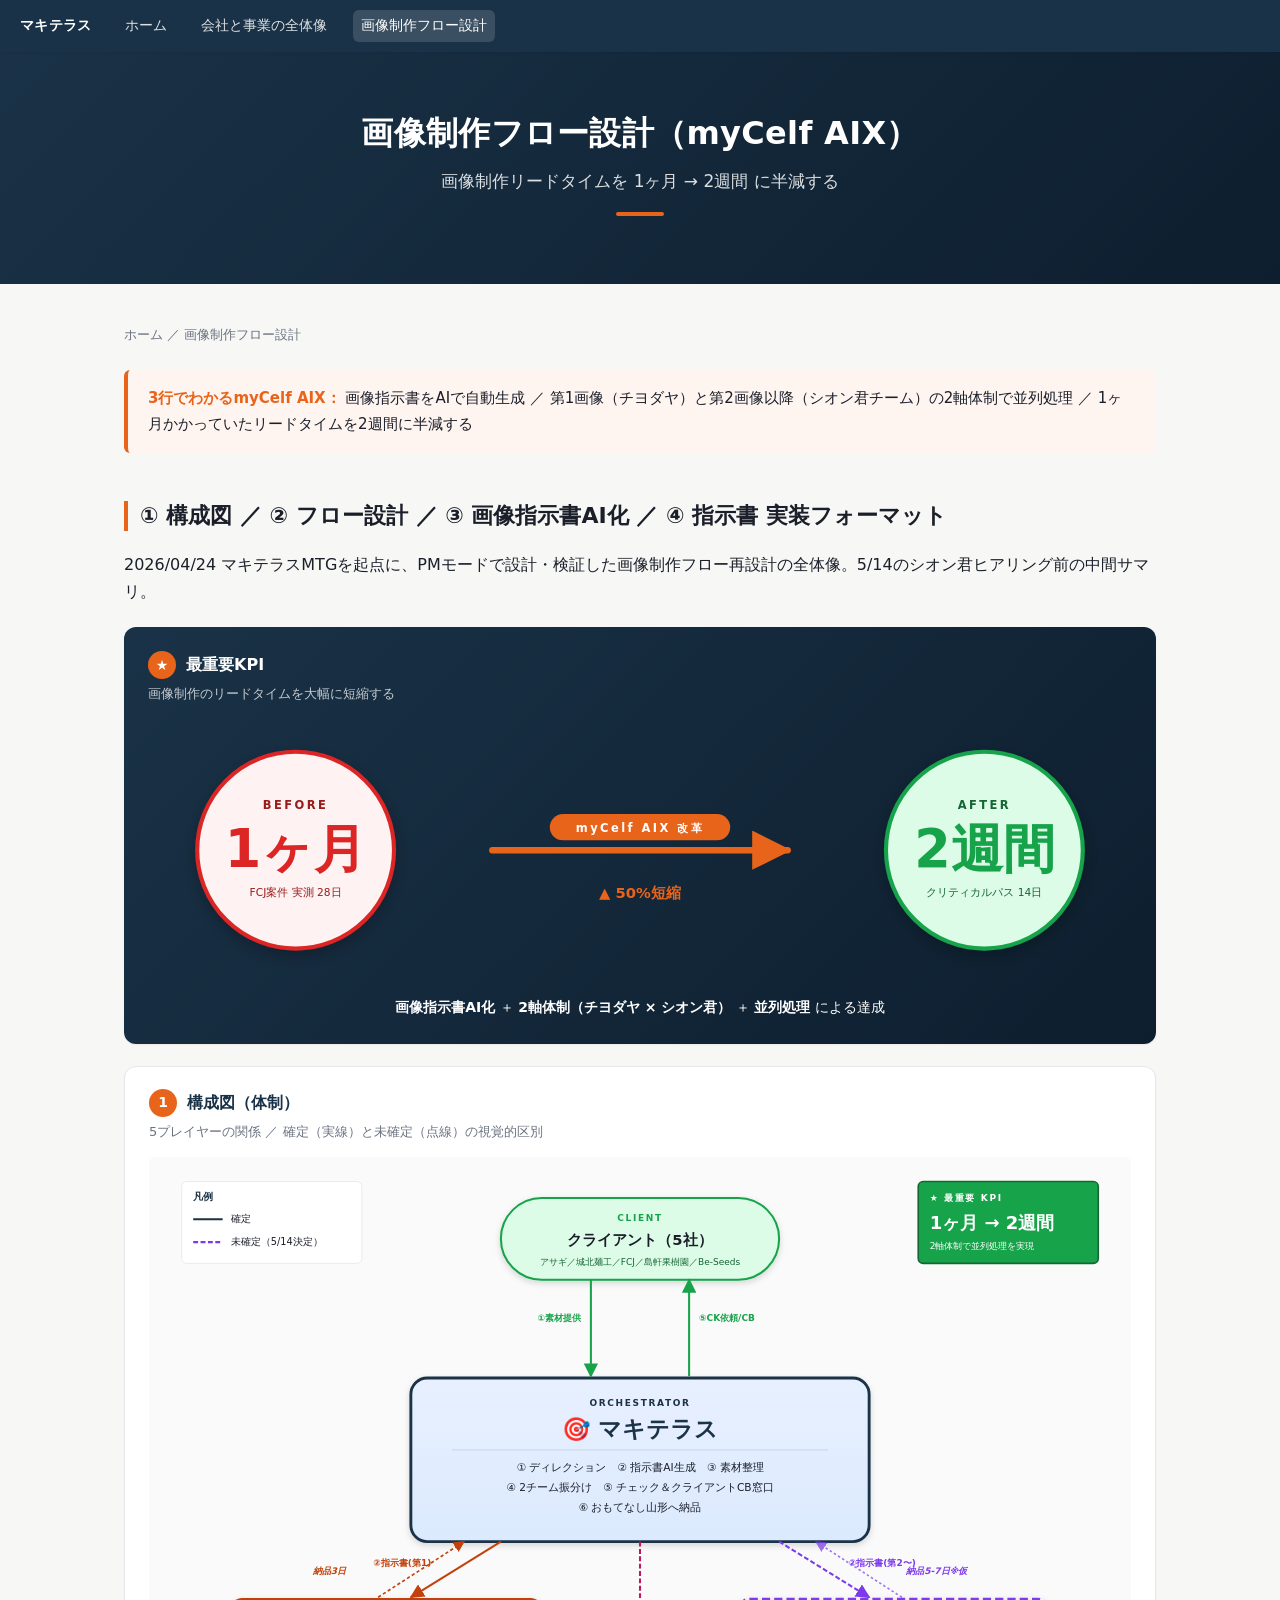
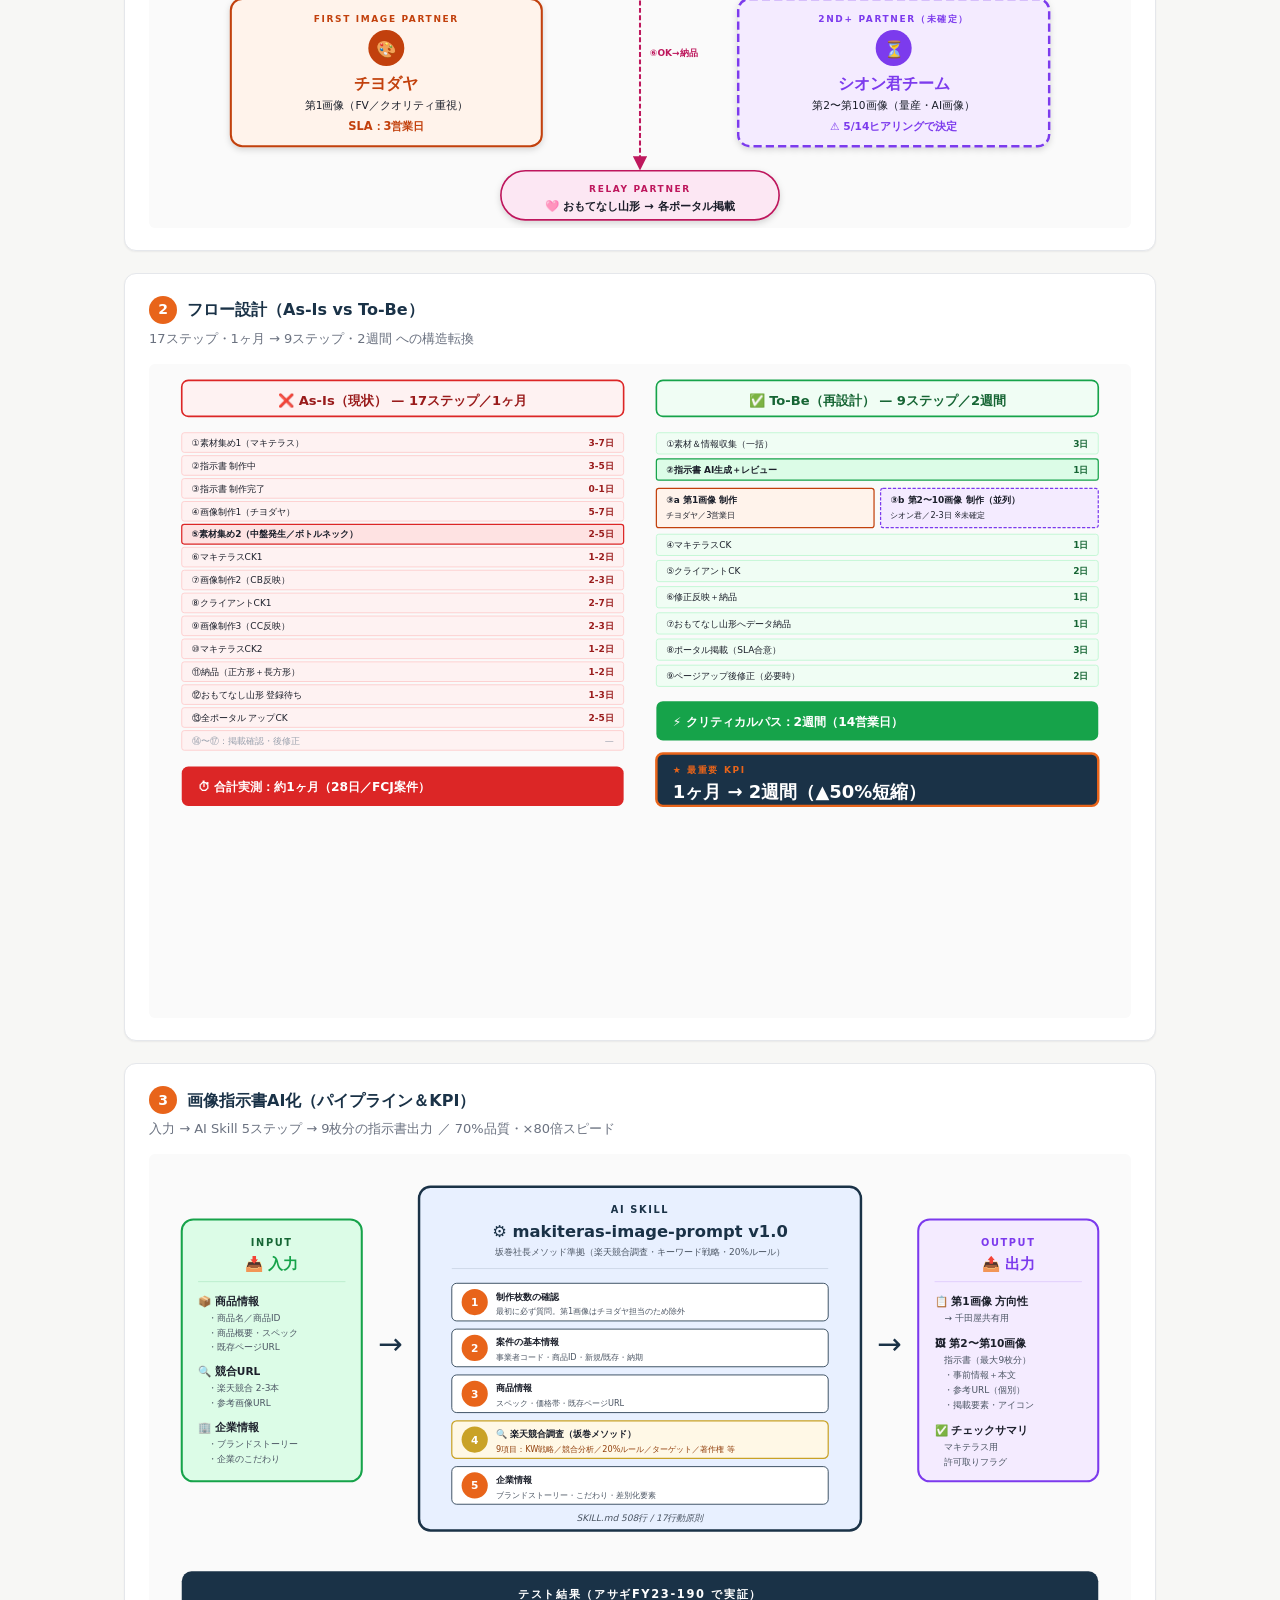
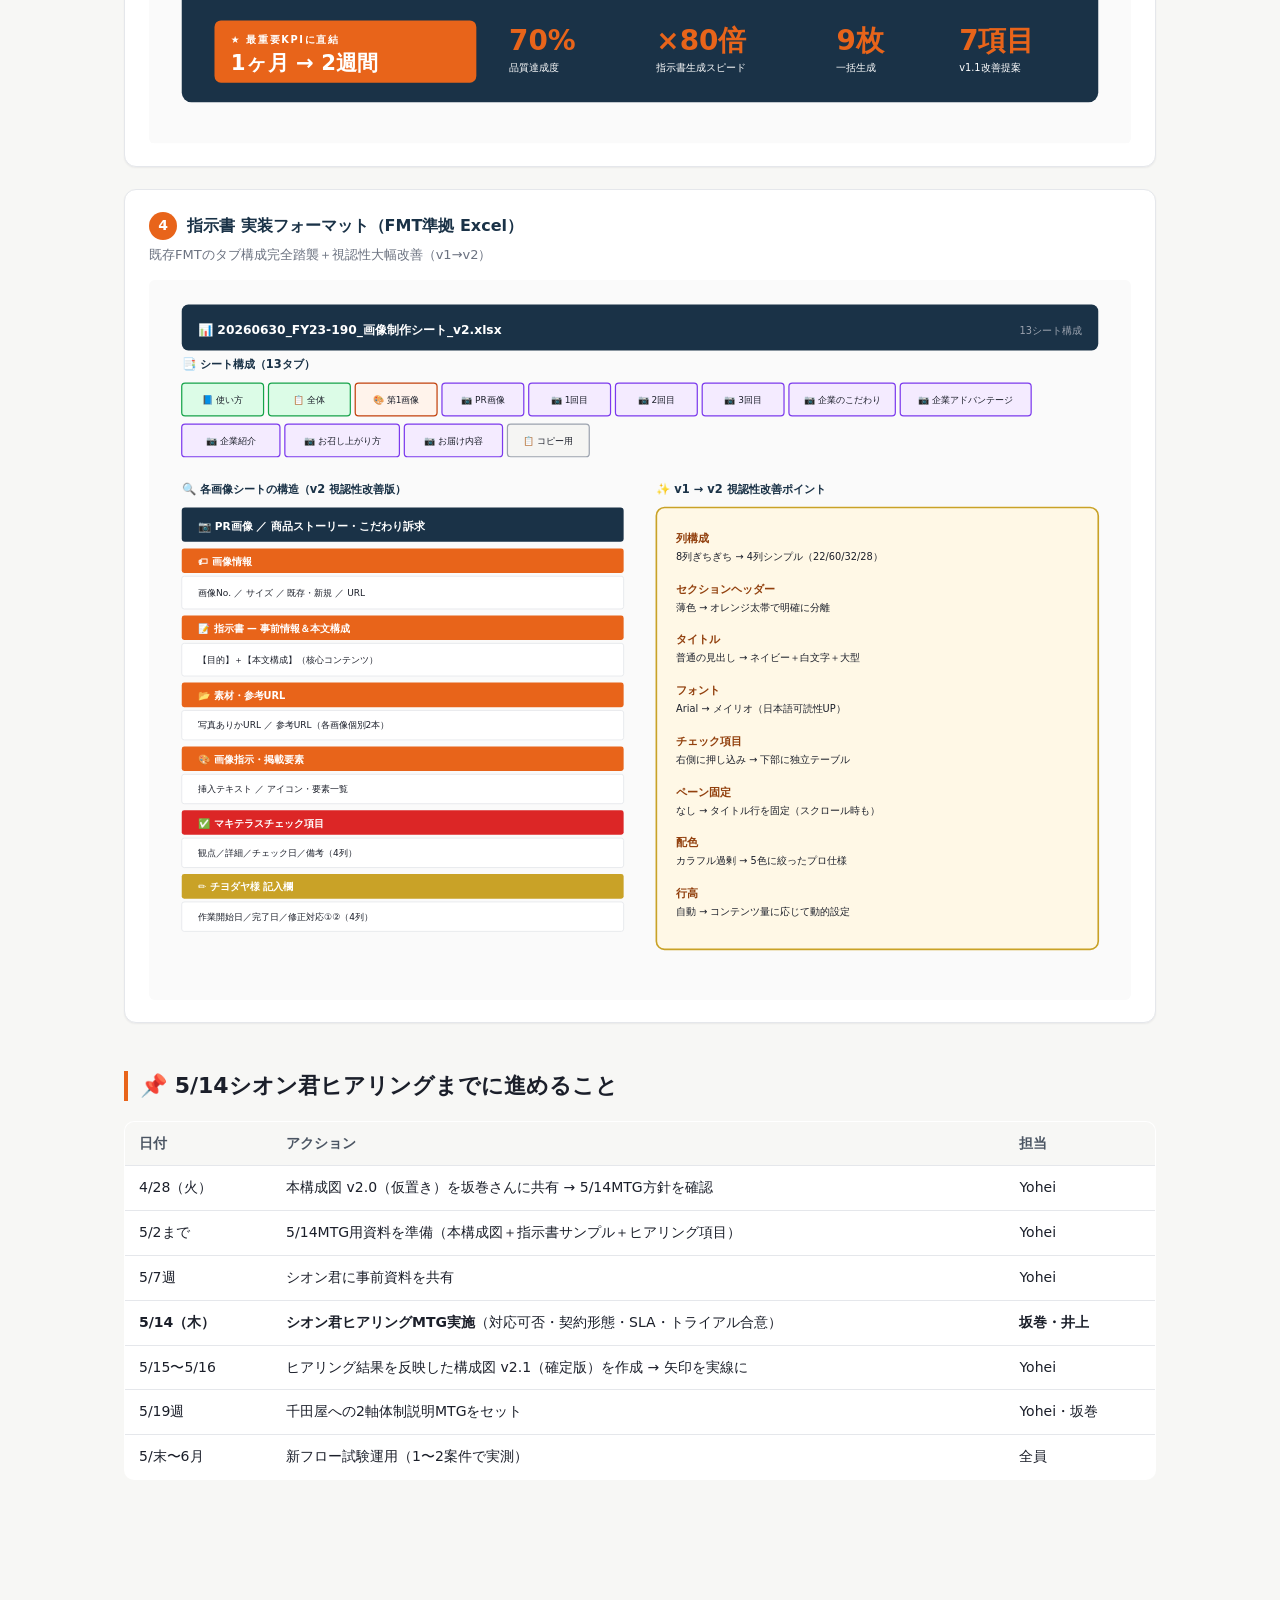
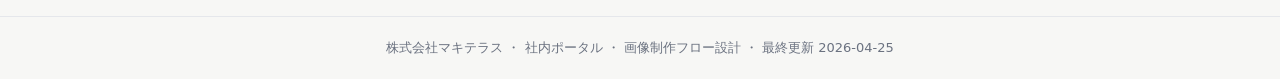
<file: image-workflow.html>
<!doctype html>
<html lang="ja">
<head>
<meta charset="utf-8">
<meta name="viewport" content="width=device-width, initial-scale=1">
<title>画像制作フロー設計｜株式会社マキテラス 社内ポータル</title>
<link rel="stylesheet" href="assets/portal-common.css">
<style>
  .viz-card { background: #fff; border: 1px solid var(--line); border-radius: 12px; padding: 22px 24px; margin: 22px 0; box-shadow: var(--shadow-sm); }
  .viz-card h3 { margin: 0 0 4px; font-size: 16px; color: var(--primary); display: flex; align-items: center; gap: 10px; }
  .viz-card h3 .num { display: inline-flex; align-items: center; justify-content: center; width: 28px; height: 28px; background: var(--accent); color: #fff; border-radius: 50%; font-size: 14px; font-weight: 700; flex-shrink: 0; }
  .viz-card .meta { font-size: 13px; color: var(--muted); margin: 0 0 14px; }
  .viz-svg { display: block; width: 100%; max-width: 100%; height: auto; border-radius: 6px; }
  .viz-tldr { background: var(--tldr-bg); border-left: 4px solid var(--tldr-border); padding: 16px 20px; border-radius: 6px; margin: 24px 0 32px; font-size: 15px; }
  .viz-tldr strong { color: var(--accent); }
</style>
</head>
<body>

<nav class="gnav">
  <span class="gnav-brand">マキテラス</span>
  <a href="index.html">ホーム</a>
  <a href="overview.html">会社と事業の全体像</a>
  <a href="image-workflow.html" class="active">画像制作フロー設計</a>
</nav>

<section class="hero">
  <h1>画像制作フロー設計（myCelf AIX）</h1>
  <p class="tagline">画像制作リードタイムを 1ヶ月 → 2週間 に半減する</p>
  <div class="accent-bar"></div>
</section>

<div class="container">

  <div class="crumb"><a href="index.html">ホーム</a> ／ 画像制作フロー設計</div>

  <div class="viz-tldr">
    <strong>3行でわかるmyCelf AIX：</strong>
    画像指示書をAIで自動生成 ／
    第1画像（チヨダヤ）と第2画像以降（シオン君チーム）の2軸体制で並列処理 ／
    1ヶ月かかっていたリードタイムを2週間に半減する
  </div>

  <h2>① 構成図 ／ ② フロー設計 ／ ③ 画像指示書AI化 ／ ④ 指示書 実装フォーマット</h2>
  <p>2026/04/24 マキテラスMTGを起点に、PMモードで設計・検証した画像制作フロー再設計の全体像。5/14のシオン君ヒアリング前の中間サマリ。</p>

  <!-- Hero KPI -->
  <div class="viz-card" style="background: linear-gradient(135deg, #1A3247 0%, #0d1e2e 100%); border: none; padding: 24px;">
    <h3 style="color: white;"><span class="num" style="background: #E8641A;">★</span><span style="color: white;">最重要KPI</span></h3>
    <p class="meta" style="color: rgba(255,255,255,0.75);">画像制作のリードタイムを大幅に短縮する</p>
    <svg class="viz-svg" viewBox="0 0 1200 320" xmlns="http://www.w3.org/2000/svg">
      <defs>
        <filter id="vk-shadow" x="-30%" y="-30%" width="160%" height="160%"><feDropShadow dx="0" dy="6" stdDeviation="10" flood-opacity="0.25"/></filter>
        <marker id="vk-arr" viewBox="0 0 10 10" refX="9" refY="5" markerWidth="6" markerHeight="6" orient="auto"><path d="M 0 0 L 10 5 L 0 10 z" fill="#E8641A"/></marker>
      </defs>
      <g transform="translate(180,160)" filter="url(#vk-shadow)">
        <circle cx="0" cy="0" r="120" fill="#fef2f2" stroke="#dc2626" stroke-width="5"/>
        <text x="0" y="-50" text-anchor="middle" font-size="14" font-weight="700" fill="#991b1b" letter-spacing="3">BEFORE</text>
        <text x="0" y="20" text-anchor="middle" font-size="64" font-weight="900" fill="#dc2626">1ヶ月</text>
        <text x="0" y="56" text-anchor="middle" font-size="13" fill="#991b1b">FCJ案件 実測 28日</text>
      </g>
      <g transform="translate(600,160)">
        <line x1="-180" y1="0" x2="180" y2="0" stroke="#E8641A" stroke-width="8" stroke-linecap="round" marker-end="url(#vk-arr)"/>
        <rect x="-110" y="-44" width="220" height="32" rx="16" fill="#E8641A"/>
        <text x="0" y="-22" text-anchor="middle" font-size="14" font-weight="700" fill="white" letter-spacing="3">myCelf AIX 改革</text>
        <text x="0" y="58" text-anchor="middle" font-size="18" font-weight="700" fill="#E8641A">▲ 50%短縮</text>
      </g>
      <g transform="translate(1020,160)" filter="url(#vk-shadow)">
        <circle cx="0" cy="0" r="120" fill="#dcfce7" stroke="#16a34a" stroke-width="5"/>
        <text x="0" y="-50" text-anchor="middle" font-size="14" font-weight="700" fill="#166534" letter-spacing="3">AFTER</text>
        <text x="0" y="20" text-anchor="middle" font-size="64" font-weight="900" fill="#16a34a">2週間</text>
        <text x="0" y="56" text-anchor="middle" font-size="13" fill="#166534">クリティカルパス 14日</text>
      </g>
    </svg>
    <p style="color: white; text-align: center; margin: 14px 0 0; font-size: 14px;">
      <strong>画像指示書AI化</strong> ＋ <strong>2軸体制（チヨダヤ × シオン君）</strong> ＋ <strong>並列処理</strong> による達成
    </p>
  </div>

  <!-- Design 1：構成図 -->
  <div class="viz-card">
    <h3><span class="num">1</span>構成図（体制）</h3>
    <p class="meta">5プレイヤーの関係 ／ 確定（実線）と未確定（点線）の視覚的区別</p>
    <svg class="viz-svg" viewBox="0 0 1200 820" xmlns="http://www.w3.org/2000/svg">
      <defs>
        <linearGradient id="v1-mc-grad" x1="0" y1="0" x2="0" y2="1"><stop offset="0%" stop-color="#e8f0ff"/><stop offset="100%" stop-color="#dbeafe"/></linearGradient>
        <filter id="v1-shadow" x="-20%" y="-20%" width="140%" height="140%"><feDropShadow dx="0" dy="3" stdDeviation="4" flood-opacity="0.15"/></filter>
        <marker id="v1-g" viewBox="0 0 10 10" refX="9" refY="5" markerWidth="7" markerHeight="7" orient="auto"><path d="M 0 0 L 10 5 L 0 10 z" fill="#16a34a"/></marker>
        <marker id="v1-o" viewBox="0 0 10 10" refX="9" refY="5" markerWidth="7" markerHeight="7" orient="auto"><path d="M 0 0 L 10 5 L 0 10 z" fill="#c2410c"/></marker>
        <marker id="v1-p" viewBox="0 0 10 10" refX="9" refY="5" markerWidth="7" markerHeight="7" orient="auto"><path d="M 0 0 L 10 5 L 0 10 z" fill="#7c3aed"/></marker>
        <marker id="v1-pk" viewBox="0 0 10 10" refX="9" refY="5" markerWidth="7" markerHeight="7" orient="auto"><path d="M 0 0 L 10 5 L 0 10 z" fill="#be185d"/></marker>
      </defs>
      <rect width="1200" height="820" fill="#fafafa"/>
      <g transform="translate(40,30)"><rect x="0" y="0" width="220" height="100" rx="6" fill="white" stroke="#e5e7eb"/><text x="14" y="22" font-size="12" font-weight="700" fill="#1A3247">凡例</text><line x1="14" y1="46" x2="50" y2="46" stroke="#1A3247" stroke-width="2.5"/><text x="60" y="50" font-size="12" fill="#1b1f2a">確定</text><line x1="14" y1="74" x2="50" y2="74" stroke="#7c3aed" stroke-width="2.5" stroke-dasharray="6 3"/><text x="60" y="78" font-size="12" fill="#1b1f2a">未確定（5/14決定）</text></g>
      <g transform="translate(940,30)"><rect x="0" y="0" width="220" height="100" rx="6" fill="#16a34a" stroke="#166534" stroke-width="2"/><text x="14" y="24" font-size="11" font-weight="700" fill="white" letter-spacing="2">★ 最重要 KPI</text><text x="14" y="58" font-size="22" font-weight="700" fill="white">1ヶ月 → 2週間</text><text x="14" y="82" font-size="11" fill="white">2軸体制で並列処理を実現</text></g>
      <g filter="url(#v1-shadow)"><rect x="430" y="50" width="340" height="100" rx="50" fill="#dcfce7" stroke="#16a34a" stroke-width="2.5"/><text x="600" y="78" text-anchor="middle" font-size="11" font-weight="700" fill="#16a34a" letter-spacing="2">CLIENT</text><text x="600" y="108" text-anchor="middle" font-size="18" font-weight="700" fill="#1b1f2a">クライアント（5社）</text><text x="600" y="132" text-anchor="middle" font-size="11" fill="#166534">アサギ／城北麺工／FCJ／島軒果樹園／Be-Seeds</text></g>
      <g filter="url(#v1-shadow)"><rect x="320" y="270" width="560" height="200" rx="20" fill="url(#v1-mc-grad)" stroke="#1A3247" stroke-width="3.5"/><text x="600" y="304" text-anchor="middle" font-size="11" font-weight="700" fill="#1A3247" letter-spacing="2">ORCHESTRATOR</text><text x="600" y="342" text-anchor="middle" font-size="28" font-weight="700" fill="#1A3247">🎯 マキテラス</text><line x1="370" y1="358" x2="830" y2="358" stroke="#1A3247" stroke-width="0.5" opacity="0.3"/><text x="600" y="384" text-anchor="middle" font-size="13" fill="#1b1f2a">① ディレクション　② 指示書AI生成　③ 素材整理</text><text x="600" y="408" text-anchor="middle" font-size="13" fill="#1b1f2a">④ 2チーム振分け　⑤ チェック＆クライアントCB窓口</text><text x="600" y="432" text-anchor="middle" font-size="13" fill="#1b1f2a">⑥ おもてなし山形へ納品</text></g>
      <g filter="url(#v1-shadow)"><rect x="100" y="540" width="380" height="180" rx="14" fill="#fff3eb" stroke="#c2410c" stroke-width="2.5"/><text x="290" y="568" text-anchor="middle" font-size="11" font-weight="700" fill="#c2410c" letter-spacing="2">FIRST IMAGE PARTNER</text><circle cx="290" cy="600" r="22" fill="#c2410c"/><text x="290" y="608" text-anchor="middle" font-size="20" fill="white">🎨</text><text x="290" y="650" text-anchor="middle" font-size="20" font-weight="700" fill="#c2410c">チヨダヤ</text><text x="290" y="674" text-anchor="middle" font-size="13" fill="#1b1f2a">第1画像（FV／クオリティ重視）</text><text x="290" y="700" text-anchor="middle" font-size="14" font-weight="700" fill="#c2410c">SLA：3営業日</text></g>
      <g filter="url(#v1-shadow)"><rect x="720" y="540" width="380" height="180" rx="14" fill="#f4ebff" stroke="#7c3aed" stroke-width="3" stroke-dasharray="10 5"/><text x="910" y="568" text-anchor="middle" font-size="11" font-weight="700" fill="#7c3aed" letter-spacing="2">2ND+ PARTNER（未確定）</text><circle cx="910" cy="600" r="22" fill="#7c3aed"/><text x="910" y="608" text-anchor="middle" font-size="20" fill="white">⏳</text><text x="910" y="650" text-anchor="middle" font-size="20" font-weight="700" fill="#7c3aed">シオン君チーム</text><text x="910" y="674" text-anchor="middle" font-size="13" fill="#1b1f2a">第2〜第10画像（量産・AI画像）</text><text x="910" y="700" text-anchor="middle" font-size="13" font-weight="700" fill="#7c3aed">⚠️ 5/14ヒアリングで決定</text></g>
      <g filter="url(#v1-shadow)"><rect x="430" y="750" width="340" height="60" rx="30" fill="#fce7f3" stroke="#be185d" stroke-width="2"/><text x="600" y="776" text-anchor="middle" font-size="11" font-weight="700" fill="#be185d" letter-spacing="2">RELAY PARTNER</text><text x="600" y="798" text-anchor="middle" font-size="14" font-weight="700" fill="#1b1f2a">🩷 おもてなし山形 → 各ポータル掲載</text></g>
      <line x1="540" y1="150" x2="540" y2="268" stroke="#16a34a" stroke-width="2.5" marker-end="url(#v1-g)"/><text x="528" y="200" text-anchor="end" font-size="11" fill="#16a34a" font-weight="700">①素材提供</text>
      <line x1="660" y1="268" x2="660" y2="150" stroke="#16a34a" stroke-width="2.5" marker-end="url(#v1-g)"/><text x="672" y="200" text-anchor="start" font-size="11" fill="#16a34a" font-weight="700">⑤CK依頼/CB</text>
      <line x1="430" y1="470" x2="320" y2="538" stroke="#c2410c" stroke-width="2.5" marker-end="url(#v1-o)"/><text x="345" y="500" text-anchor="end" font-size="11" fill="#c2410c" font-weight="700">②指示書(第1)</text>
      <line x1="770" y1="470" x2="880" y2="538" stroke="#7c3aed" stroke-width="2.5" stroke-dasharray="6 3" marker-end="url(#v1-p)"/><text x="855" y="500" text-anchor="start" font-size="11" fill="#7c3aed" font-weight="700">②指示書(第2〜)</text>
      <line x1="280" y1="538" x2="385" y2="470" stroke="#c2410c" stroke-width="2" stroke-dasharray="4 3" marker-end="url(#v1-o)"/><text x="200" y="510" text-anchor="start" font-size="11" fill="#c2410c" font-style="italic" font-weight="600">納品3日</text>
      <line x1="920" y1="538" x2="815" y2="470" stroke="#7c3aed" stroke-width="2" stroke-dasharray="3 3" opacity="0.7" marker-end="url(#v1-p)"/><text x="1000" y="510" text-anchor="end" font-size="11" fill="#7c3aed" font-style="italic" font-weight="600">納品5-7日※仮</text>
      <line x1="600" y1="470" x2="600" y2="748" stroke="#be185d" stroke-width="2.5" stroke-dasharray="6 3" marker-end="url(#v1-pk)"/><text x="612" y="610" text-anchor="start" font-size="11" fill="#be185d" font-weight="700">⑥OK→納品</text>
    </svg>
  </div>

  <!-- Design 2：フロー設計 -->
  <div class="viz-card">
    <h3><span class="num">2</span>フロー設計（As-Is vs To-Be）</h3>
    <p class="meta">17ステップ・1ヶ月 → 9ステップ・2週間 への構造転換</p>
    <svg class="viz-svg" viewBox="0 0 1200 800" xmlns="http://www.w3.org/2000/svg">
      <rect width="1200" height="800" fill="#fafafa"/>
      <rect x="40" y="20" width="540" height="44" rx="8" fill="#fef2f2" stroke="#dc2626" stroke-width="2"/><text x="310" y="50" text-anchor="middle" font-size="16" font-weight="700" fill="#991b1b">❌ As-Is（現状） — 17ステップ／1ヶ月</text>
      <rect x="620" y="20" width="540" height="44" rx="8" fill="#f0fdf4" stroke="#16a34a" stroke-width="2"/><text x="890" y="50" text-anchor="middle" font-size="16" font-weight="700" fill="#166534">✅ To-Be（再設計） — 9ステップ／2週間</text>
      <g transform="translate(40,84)" font-size="11" fill="#1b1f2a">
        <rect x="0" y="0" width="540" height="24" rx="3" fill="#fef2f2" stroke="#fecaca"/><text x="12" y="16">①素材集め1（マキテラス）</text><text x="528" y="16" text-anchor="end" fill="#991b1b" font-weight="600">3-7日</text>
        <rect x="0" y="28" width="540" height="24" rx="3" fill="#fef2f2" stroke="#fecaca"/><text x="12" y="44">②指示書 制作中</text><text x="528" y="44" text-anchor="end" fill="#991b1b" font-weight="600">3-5日</text>
        <rect x="0" y="56" width="540" height="24" rx="3" fill="#fef2f2" stroke="#fecaca"/><text x="12" y="72">③指示書 制作完了</text><text x="528" y="72" text-anchor="end" fill="#991b1b" font-weight="600">0-1日</text>
        <rect x="0" y="84" width="540" height="24" rx="3" fill="#fef2f2" stroke="#fecaca"/><text x="12" y="100">④画像制作1（チヨダヤ）</text><text x="528" y="100" text-anchor="end" fill="#991b1b" font-weight="600">5-7日</text>
        <rect x="0" y="112" width="540" height="24" rx="3" fill="#fee2e2" stroke="#dc2626" stroke-width="1.5"/><text x="12" y="128" font-weight="700">⑤素材集め2（中盤発生／ボトルネック）</text><text x="528" y="128" text-anchor="end" fill="#991b1b" font-weight="700">2-5日</text>
        <rect x="0" y="140" width="540" height="24" rx="3" fill="#fef2f2" stroke="#fecaca"/><text x="12" y="156">⑥マキテラスCK1</text><text x="528" y="156" text-anchor="end" fill="#991b1b" font-weight="600">1-2日</text>
        <rect x="0" y="168" width="540" height="24" rx="3" fill="#fef2f2" stroke="#fecaca"/><text x="12" y="184">⑦画像制作2（CB反映）</text><text x="528" y="184" text-anchor="end" fill="#991b1b" font-weight="600">2-3日</text>
        <rect x="0" y="196" width="540" height="24" rx="3" fill="#fef2f2" stroke="#fecaca"/><text x="12" y="212">⑧クライアントCK1</text><text x="528" y="212" text-anchor="end" fill="#991b1b" font-weight="600">2-7日</text>
        <rect x="0" y="224" width="540" height="24" rx="3" fill="#fef2f2" stroke="#fecaca"/><text x="12" y="240">⑨画像制作3（CC反映）</text><text x="528" y="240" text-anchor="end" fill="#991b1b" font-weight="600">2-3日</text>
        <rect x="0" y="252" width="540" height="24" rx="3" fill="#fef2f2" stroke="#fecaca"/><text x="12" y="268">⑩マキテラスCK2</text><text x="528" y="268" text-anchor="end" fill="#991b1b" font-weight="600">1-2日</text>
        <rect x="0" y="280" width="540" height="24" rx="3" fill="#fef2f2" stroke="#fecaca"/><text x="12" y="296">⑪納品（正方形＋長方形）</text><text x="528" y="296" text-anchor="end" fill="#991b1b" font-weight="600">1-2日</text>
        <rect x="0" y="308" width="540" height="24" rx="3" fill="#fef2f2" stroke="#fecaca"/><text x="12" y="324">⑫おもてなし山形 登録待ち</text><text x="528" y="324" text-anchor="end" fill="#991b1b" font-weight="600">1-3日</text>
        <rect x="0" y="336" width="540" height="24" rx="3" fill="#fef2f2" stroke="#fecaca"/><text x="12" y="352">⑬全ポータル アップCK</text><text x="528" y="352" text-anchor="end" fill="#991b1b" font-weight="600">2-5日</text>
        <rect x="0" y="364" width="540" height="24" rx="3" fill="#fef2f2" stroke="#fecaca"/><text x="12" y="380" fill="#9ca3af">⑭〜⑰：掲載確認・後修正</text><text x="528" y="380" text-anchor="end" fill="#9ca3af">—</text>
        <rect x="0" y="408" width="540" height="48" rx="8" fill="#dc2626"/><text x="20" y="438" font-size="15" font-weight="700" fill="white">⏱ 合計実測：約1ヶ月（28日／FCJ案件）</text>
      </g>
      <g transform="translate(620,84)" font-size="11" fill="#1b1f2a">
        <rect x="0" y="0" width="540" height="26" rx="3" fill="#f0fdf4" stroke="#bbf7d0"/><text x="12" y="17">①素材＆情報収集（一括）</text><text x="528" y="17" text-anchor="end" fill="#166534" font-weight="600">3日</text>
        <rect x="0" y="32" width="540" height="26" rx="3" fill="#dcfce7" stroke="#16a34a" stroke-width="1.5"/><text x="12" y="49" font-weight="700">②指示書 AI生成＋レビュー</text><text x="528" y="49" text-anchor="end" fill="#166534" font-weight="700">1日</text>
        <rect x="0" y="68" width="266" height="48" rx="3" fill="#fff3eb" stroke="#c2410c" stroke-width="1.5"/><text x="12" y="86" font-weight="700">③a 第1画像 制作</text><text x="12" y="104" font-size="10">チヨダヤ／3営業日</text>
        <rect x="274" y="68" width="266" height="48" rx="3" fill="#f4ebff" stroke="#7c3aed" stroke-width="1.5" stroke-dasharray="4 2"/><text x="286" y="86" font-weight="700">③b 第2〜10画像 制作（並列）</text><text x="286" y="104" font-size="10">シオン君／2-3日 ※未確定</text>
        <rect x="0" y="124" width="540" height="26" rx="3" fill="#f0fdf4" stroke="#bbf7d0"/><text x="12" y="141">④マキテラスCK</text><text x="528" y="141" text-anchor="end" fill="#166534" font-weight="600">1日</text>
        <rect x="0" y="156" width="540" height="26" rx="3" fill="#f0fdf4" stroke="#bbf7d0"/><text x="12" y="173">⑤クライアントCK</text><text x="528" y="173" text-anchor="end" fill="#166534" font-weight="600">2日</text>
        <rect x="0" y="188" width="540" height="26" rx="3" fill="#f0fdf4" stroke="#bbf7d0"/><text x="12" y="205">⑥修正反映＋納品</text><text x="528" y="205" text-anchor="end" fill="#166534" font-weight="600">1日</text>
        <rect x="0" y="220" width="540" height="26" rx="3" fill="#f0fdf4" stroke="#bbf7d0"/><text x="12" y="237">⑦おもてなし山形へデータ納品</text><text x="528" y="237" text-anchor="end" fill="#166534" font-weight="600">1日</text>
        <rect x="0" y="252" width="540" height="26" rx="3" fill="#f0fdf4" stroke="#bbf7d0"/><text x="12" y="269">⑧ポータル掲載（SLA合意）</text><text x="528" y="269" text-anchor="end" fill="#166534" font-weight="600">3日</text>
        <rect x="0" y="284" width="540" height="26" rx="3" fill="#f0fdf4" stroke="#bbf7d0"/><text x="12" y="301">⑨ページアップ後修正（必要時）</text><text x="528" y="301" text-anchor="end" fill="#166534" font-weight="600">2日</text>
        <rect x="0" y="328" width="540" height="48" rx="8" fill="#16a34a"/><text x="20" y="358" font-size="15" font-weight="700" fill="white">⚡ クリティカルパス：2週間（14営業日）</text>
        <rect x="0" y="392" width="540" height="64" rx="8" fill="#1A3247" stroke="#E8641A" stroke-width="3"/><text x="20" y="416" font-size="11" font-weight="700" fill="#E8641A" letter-spacing="2">★ 最重要 KPI</text><text x="20" y="446" font-size="22" font-weight="700" fill="white">1ヶ月 → 2週間（▲50%短縮）</text>
      </g>
    </svg>
  </div>

  <!-- Design 3：画像指示書AI化 -->
  <div class="viz-card">
    <h3><span class="num">3</span>画像指示書AI化（パイプライン＆KPI）</h3>
    <p class="meta">入力 → AI Skill 5ステップ → 9枚分の指示書出力 ／ 70%品質・×80倍スピード</p>
    <svg class="viz-svg" viewBox="0 0 1200 720" xmlns="http://www.w3.org/2000/svg">
      <rect width="1200" height="720" fill="#fafafa"/>
      <g transform="translate(40,80)"><rect x="0" y="0" width="220" height="320" rx="14" fill="#dcfce7" stroke="#16a34a" stroke-width="2.5"/><text x="110" y="32" text-anchor="middle" font-size="12" font-weight="700" fill="#166534" letter-spacing="2">INPUT</text><text x="110" y="60" text-anchor="middle" font-size="18" font-weight="700" fill="#16a34a">📥 入力</text><line x1="20" y1="76" x2="200" y2="76" stroke="#16a34a" stroke-width="0.5" opacity="0.4"/><text x="20" y="104" font-size="13" font-weight="700" fill="#1b1f2a">📦 商品情報</text><text x="32" y="124" font-size="11" fill="#4b5563">・商品名／商品ID</text><text x="32" y="142" font-size="11" fill="#4b5563">・商品概要・スペック</text><text x="32" y="160" font-size="11" fill="#4b5563">・既存ページURL</text><text x="20" y="190" font-size="13" font-weight="700" fill="#1b1f2a">🔍 競合URL</text><text x="32" y="210" font-size="11" fill="#4b5563">・楽天競合 2-3本</text><text x="32" y="228" font-size="11" fill="#4b5563">・参考画像URL</text><text x="20" y="258" font-size="13" font-weight="700" fill="#1b1f2a">🏢 企業情報</text><text x="32" y="278" font-size="11" fill="#4b5563">・ブランドストーリー</text><text x="32" y="296" font-size="11" fill="#4b5563">・企業のこだわり</text></g>
      <text x="280" y="245" font-size="36" fill="#1A3247" font-weight="300">→</text>
      <g transform="translate(330,40)"><rect x="0" y="0" width="540" height="420" rx="14" fill="#e8f0ff" stroke="#1A3247" stroke-width="3"/><text x="270" y="32" text-anchor="middle" font-size="12" font-weight="700" fill="#1A3247" letter-spacing="2">AI SKILL</text><text x="270" y="62" text-anchor="middle" font-size="20" font-weight="700" fill="#1A3247">⚙️ makiteras-image-prompt v1.0</text><text x="270" y="84" text-anchor="middle" font-size="11" fill="#4b5563">坂巻社長メソッド準拠（楽天競合調査・キーワード戦略・20%ルール）</text><line x1="40" y1="100" x2="500" y2="100" stroke="#1A3247" stroke-width="0.5" opacity="0.3"/>
        <g font-size="11" fill="#1b1f2a">
          <rect x="40" y="118" width="460" height="46" rx="6" fill="#fff" stroke="#1A3247" stroke-width="1"/><circle cx="68" cy="141" r="16" fill="#E8641A"/><text x="68" y="146" text-anchor="middle" font-size="13" font-weight="700" fill="white">1</text><text x="94" y="138" font-weight="700">制作枚数の確認</text><text x="94" y="156" font-size="10" fill="#4b5563">最初に必ず質問。第1画像はチヨダヤ担当のため除外</text>
          <rect x="40" y="174" width="460" height="46" rx="6" fill="#fff" stroke="#1A3247" stroke-width="1"/><circle cx="68" cy="197" r="16" fill="#E8641A"/><text x="68" y="202" text-anchor="middle" font-size="13" font-weight="700" fill="white">2</text><text x="94" y="194" font-weight="700">案件の基本情報</text><text x="94" y="212" font-size="10" fill="#4b5563">事業者コード・商品ID・新規/既存・納期</text>
          <rect x="40" y="230" width="460" height="46" rx="6" fill="#fff" stroke="#1A3247" stroke-width="1"/><circle cx="68" cy="253" r="16" fill="#E8641A"/><text x="68" y="258" text-anchor="middle" font-size="13" font-weight="700" fill="white">3</text><text x="94" y="250" font-weight="700">商品情報</text><text x="94" y="268" font-size="10" fill="#4b5563">スペック・価格帯・既存ページURL</text>
          <rect x="40" y="286" width="460" height="46" rx="6" fill="#fff8e6" stroke="#c9a227" stroke-width="1.5"/><circle cx="68" cy="309" r="16" fill="#c9a227"/><text x="68" y="314" text-anchor="middle" font-size="13" font-weight="700" fill="white">4</text><text x="94" y="306" font-weight="700">🔍 楽天競合調査（坂巻メソッド）</text><text x="94" y="324" font-size="10" fill="#92400e">9項目：KW戦略／競合分析／20%ルール／ターゲット／著作権 等</text>
          <rect x="40" y="342" width="460" height="46" rx="6" fill="#fff" stroke="#1A3247" stroke-width="1"/><circle cx="68" cy="365" r="16" fill="#E8641A"/><text x="68" y="370" text-anchor="middle" font-size="13" font-weight="700" fill="white">5</text><text x="94" y="362" font-weight="700">企業情報</text><text x="94" y="380" font-size="10" fill="#4b5563">ブランドストーリー・こだわり・差別化要素</text>
        </g>
        <text x="270" y="408" text-anchor="middle" font-size="11" fill="#4b5563" font-style="italic">SKILL.md 508行 / 17行動原則</text>
      </g>
      <text x="890" y="245" font-size="36" fill="#1A3247" font-weight="300">→</text>
      <g transform="translate(940,80)"><rect x="0" y="0" width="220" height="320" rx="14" fill="#f4ebff" stroke="#7c3aed" stroke-width="2.5"/><text x="110" y="32" text-anchor="middle" font-size="12" font-weight="700" fill="#7c3aed" letter-spacing="2">OUTPUT</text><text x="110" y="60" text-anchor="middle" font-size="18" font-weight="700" fill="#7c3aed">📤 出力</text><line x1="20" y1="76" x2="200" y2="76" stroke="#7c3aed" stroke-width="0.5" opacity="0.4"/><text x="20" y="104" font-size="13" font-weight="700" fill="#1b1f2a">📋 第1画像 方向性</text><text x="32" y="124" font-size="11" fill="#4b5563">→ 千田屋共有用</text><text x="20" y="156" font-size="13" font-weight="700" fill="#1b1f2a">🖼 第2〜第10画像</text><text x="32" y="176" font-size="11" fill="#4b5563">指示書（最大9枚分）</text><text x="32" y="194" font-size="11" fill="#4b5563">・事前情報＋本文</text><text x="32" y="212" font-size="11" fill="#4b5563">・参考URL（個別）</text><text x="32" y="230" font-size="11" fill="#4b5563">・掲載要素・アイコン</text><text x="20" y="262" font-size="13" font-weight="700" fill="#1b1f2a">✅ チェックサマリ</text><text x="32" y="282" font-size="11" fill="#4b5563">マキテラス用</text><text x="32" y="300" font-size="11" fill="#4b5563">許可取りフラグ</text></g>
      <g transform="translate(40,510)"><rect x="0" y="0" width="1120" height="160" rx="12" fill="#1A3247"/><text x="560" y="32" text-anchor="middle" font-size="14" font-weight="700" fill="white" letter-spacing="2">テスト結果（アサギFY23-190 で実証）</text>
        <g transform="translate(40,60)"><rect x="0" y="0" width="320" height="76" rx="8" fill="#E8641A"/><text x="20" y="28" font-size="12" font-weight="700" fill="white" letter-spacing="2">★ 最重要KPIに直結</text><text x="20" y="60" font-size="26" font-weight="700" fill="white">1ヶ月 → 2週間</text></g>
        <g transform="translate(400,60)"><text x="0" y="36" font-size="34" font-weight="700" fill="#E8641A">70%</text><text x="0" y="62" font-size="12" fill="white">品質達成度</text></g>
        <g transform="translate(580,60)"><text x="0" y="36" font-size="34" font-weight="700" fill="#E8641A">×80倍</text><text x="0" y="62" font-size="12" fill="white">指示書生成スピード</text></g>
        <g transform="translate(800,60)"><text x="0" y="36" font-size="34" font-weight="700" fill="#E8641A">9枚</text><text x="0" y="62" font-size="12" fill="white">一括生成</text></g>
        <g transform="translate(950,60)"><text x="0" y="36" font-size="34" font-weight="700" fill="#E8641A">7項目</text><text x="0" y="62" font-size="12" fill="white">v1.1改善提案</text></g>
      </g>
    </svg>
  </div>

  <!-- Design 4：指示書 実装フォーマット -->
  <div class="viz-card">
    <h3><span class="num">4</span>指示書 実装フォーマット（FMT準拠 Excel）</h3>
    <p class="meta">既存FMTのタブ構成完全踏襲＋視認性大幅改善（v1→v2）</p>
    <svg class="viz-svg" viewBox="0 0 1200 880" xmlns="http://www.w3.org/2000/svg">
      <rect width="1200" height="880" fill="#fafafa"/>
      <g transform="translate(40,30)"><rect x="0" y="0" width="1120" height="56" rx="8" fill="#1A3247"/><text x="20" y="36" font-size="15" font-weight="700" fill="white">📊 20260630_FY23-190_画像制作シート_v2.xlsx</text><text x="1100" y="36" text-anchor="end" font-size="12" fill="#9ca3af">13シート構成</text></g>
      <g transform="translate(40,108)"><text x="0" y="0" font-size="14" font-weight="700" fill="#1A3247">📑 シート構成（13タブ）</text>
        <g transform="translate(0,18)" font-size="11" fill="#1b1f2a">
          <rect x="0" y="0" width="100" height="40" rx="4" fill="#dcfce7" stroke="#16a34a" stroke-width="1.5"/><text x="50" y="24" text-anchor="middle">📘 使い方</text>
          <rect x="106" y="0" width="100" height="40" rx="4" fill="#dcfce7" stroke="#16a34a" stroke-width="1.5"/><text x="156" y="24" text-anchor="middle">📋 全体</text>
          <rect x="212" y="0" width="100" height="40" rx="4" fill="#fff3eb" stroke="#c2410c" stroke-width="1.5"/><text x="262" y="24" text-anchor="middle">🎨 第1画像</text>
          <rect x="318" y="0" width="100" height="40" rx="4" fill="#f4ebff" stroke="#7c3aed" stroke-width="1.5"/><text x="368" y="24" text-anchor="middle">📷 PR画像</text>
          <rect x="424" y="0" width="100" height="40" rx="4" fill="#f4ebff" stroke="#7c3aed" stroke-width="1.5"/><text x="474" y="24" text-anchor="middle">📷 1回目</text>
          <rect x="530" y="0" width="100" height="40" rx="4" fill="#f4ebff" stroke="#7c3aed" stroke-width="1.5"/><text x="580" y="24" text-anchor="middle">📷 2回目</text>
          <rect x="636" y="0" width="100" height="40" rx="4" fill="#f4ebff" stroke="#7c3aed" stroke-width="1.5"/><text x="686" y="24" text-anchor="middle">📷 3回目</text>
          <rect x="742" y="0" width="130" height="40" rx="4" fill="#f4ebff" stroke="#7c3aed" stroke-width="1.5"/><text x="807" y="24" text-anchor="middle">📷 企業のこだわり</text>
          <rect x="878" y="0" width="160" height="40" rx="4" fill="#f4ebff" stroke="#7c3aed" stroke-width="1.5"/><text x="958" y="24" text-anchor="middle">📷 企業アドバンテージ</text>
        </g>
        <g transform="translate(0,68)" font-size="11" fill="#1b1f2a">
          <rect x="0" y="0" width="120" height="40" rx="4" fill="#f4ebff" stroke="#7c3aed" stroke-width="1.5"/><text x="60" y="24" text-anchor="middle">📷 企業紹介</text>
          <rect x="126" y="0" width="140" height="40" rx="4" fill="#f4ebff" stroke="#7c3aed" stroke-width="1.5"/><text x="196" y="24" text-anchor="middle">📷 お召し上がり方</text>
          <rect x="272" y="0" width="120" height="40" rx="4" fill="#f4ebff" stroke="#7c3aed" stroke-width="1.5"/><text x="332" y="24" text-anchor="middle">📷 お届け内容</text>
          <rect x="398" y="0" width="100" height="40" rx="4" fill="#f5f5f3" stroke="#9ca3af" stroke-width="1.5"/><text x="448" y="24" text-anchor="middle">📋 コピー用</text>
        </g>
      </g>
      <g transform="translate(40,260)"><text x="0" y="0" font-size="14" font-weight="700" fill="#1A3247">🔍 各画像シートの構造（v2 視認性改善版）</text>
        <g transform="translate(0,18)">
          <rect x="0" y="0" width="540" height="42" rx="4" fill="#1A3247"/><text x="20" y="28" font-size="13" font-weight="700" fill="white">📷 PR画像 ／ 商品ストーリー・こだわり訴求</text>
          <rect x="0" y="50" width="540" height="30" rx="3" fill="#E8641A"/><text x="20" y="70" font-size="12" font-weight="700" fill="white">🏷 画像情報</text><rect x="0" y="84" width="540" height="40" rx="3" fill="#fff" stroke="#e5e7eb"/><text x="20" y="108" font-size="11" fill="#1b1f2a">画像No. ／ サイズ ／ 既存・新規 ／ URL</text>
          <rect x="0" y="132" width="540" height="30" rx="3" fill="#E8641A"/><text x="20" y="152" font-size="12" font-weight="700" fill="white">📝 指示書 — 事前情報＆本文構成</text><rect x="0" y="166" width="540" height="40" rx="3" fill="#fff" stroke="#e5e7eb"/><text x="20" y="190" font-size="11" fill="#1b1f2a">【目的】＋【本文構成】（核心コンテンツ）</text>
          <rect x="0" y="214" width="540" height="30" rx="3" fill="#E8641A"/><text x="20" y="234" font-size="12" font-weight="700" fill="white">📂 素材・参考URL</text><rect x="0" y="248" width="540" height="36" rx="3" fill="#fff" stroke="#e5e7eb"/><text x="20" y="270" font-size="11" fill="#1b1f2a">写真ありかURL ／ 参考URL（各画像個別2本）</text>
          <rect x="0" y="292" width="540" height="30" rx="3" fill="#E8641A"/><text x="20" y="312" font-size="12" font-weight="700" fill="white">🎨 画像指示・掲載要素</text><rect x="0" y="326" width="540" height="36" rx="3" fill="#fff" stroke="#e5e7eb"/><text x="20" y="348" font-size="11" fill="#1b1f2a">挿入テキスト ／ アイコン・要素一覧</text>
          <rect x="0" y="370" width="540" height="30" rx="3" fill="#dc2626"/><text x="20" y="390" font-size="12" font-weight="700" fill="white">✅ マキテラスチェック項目</text><rect x="0" y="404" width="540" height="36" rx="3" fill="#fff" stroke="#e5e7eb"/><text x="20" y="426" font-size="11" fill="#1b1f2a">観点／詳細／チェック日／備考（4列）</text>
          <rect x="0" y="448" width="540" height="30" rx="3" fill="#c9a227"/><text x="20" y="468" font-size="12" font-weight="700" fill="white">✏️ チヨダヤ様 記入欄</text><rect x="0" y="482" width="540" height="36" rx="3" fill="#fff" stroke="#e5e7eb"/><text x="20" y="504" font-size="11" fill="#1b1f2a">作業開始日／完了日／修正対応①②（4列）</text>
        </g>
      </g>
      <g transform="translate(620,260)"><text x="0" y="0" font-size="14" font-weight="700" fill="#1A3247">✨ v1 → v2 視認性改善ポイント</text>
        <g transform="translate(0,18)">
          <rect x="0" y="0" width="540" height="540" rx="10" fill="#fff8e6" stroke="#c9a227" stroke-width="2"/>
          <g transform="translate(24,42)" font-size="12">
            <text x="0" y="0" font-size="14" font-weight="700" fill="#92400e">列構成</text><text x="0" y="22" fill="#1b1f2a">8列ぎちぎち → 4列シンプル（22/60/32/28）</text>
            <text x="0" y="62" font-size="14" font-weight="700" fill="#92400e">セクションヘッダー</text><text x="0" y="84" fill="#1b1f2a">薄色 → オレンジ太帯で明確に分離</text>
            <text x="0" y="124" font-size="14" font-weight="700" fill="#92400e">タイトル</text><text x="0" y="146" fill="#1b1f2a">普通の見出し → ネイビー＋白文字＋大型</text>
            <text x="0" y="186" font-size="14" font-weight="700" fill="#92400e">フォント</text><text x="0" y="208" fill="#1b1f2a">Arial → メイリオ（日本語可読性UP）</text>
            <text x="0" y="248" font-size="14" font-weight="700" fill="#92400e">チェック項目</text><text x="0" y="270" fill="#1b1f2a">右側に押し込み → 下部に独立テーブル</text>
            <text x="0" y="310" font-size="14" font-weight="700" fill="#92400e">ペーン固定</text><text x="0" y="332" fill="#1b1f2a">なし → タイトル行を固定（スクロール時も）</text>
            <text x="0" y="372" font-size="14" font-weight="700" fill="#92400e">配色</text><text x="0" y="394" fill="#1b1f2a">カラフル過剰 → 5色に絞ったプロ仕様</text>
            <text x="0" y="434" font-size="14" font-weight="700" fill="#92400e">行高</text><text x="0" y="456" fill="#1b1f2a">自動 → コンテンツ量に応じて動的設定</text>
          </g>
        </g>
      </g>
    </svg>
  </div>

  <h2>📌 5/14シオン君ヒアリングまでに進めること</h2>
  <table class="stake-table">
    <thead><tr><th>日付</th><th>アクション</th><th>担当</th></tr></thead>
    <tbody>
      <tr><td>4/28（火）</td><td>本構成図 v2.0（仮置き）を坂巻さんに共有 → 5/14MTG方針を確認</td><td>Yohei</td></tr>
      <tr><td>5/2まで</td><td>5/14MTG用資料を準備（本構成図＋指示書サンプル＋ヒアリング項目）</td><td>Yohei</td></tr>
      <tr><td>5/7週</td><td>シオン君に事前資料を共有</td><td>Yohei</td></tr>
      <tr><td><strong>5/14（木）</strong></td><td><strong>シオン君ヒアリングMTG実施</strong>（対応可否・契約形態・SLA・トライアル合意）</td><td><strong>坂巻・井上</strong></td></tr>
      <tr><td>5/15〜5/16</td><td>ヒアリング結果を反映した構成図 v2.1（確定版）を作成 → 矢印を実線に</td><td>Yohei</td></tr>
      <tr><td>5/19週</td><td>千田屋への2軸体制説明MTGをセット</td><td>Yohei・坂巻</td></tr>
      <tr><td>5/末〜6月</td><td>新フロー試験運用（1〜2案件で実測）</td><td>全員</td></tr>
    </tbody>
  </table>

</div>

<footer class="site-footer">
  株式会社マキテラス ・ 社内ポータル ・ 画像制作フロー設計 ・ 最終更新 2026-04-25
</footer>

</body>
</html>
</file>
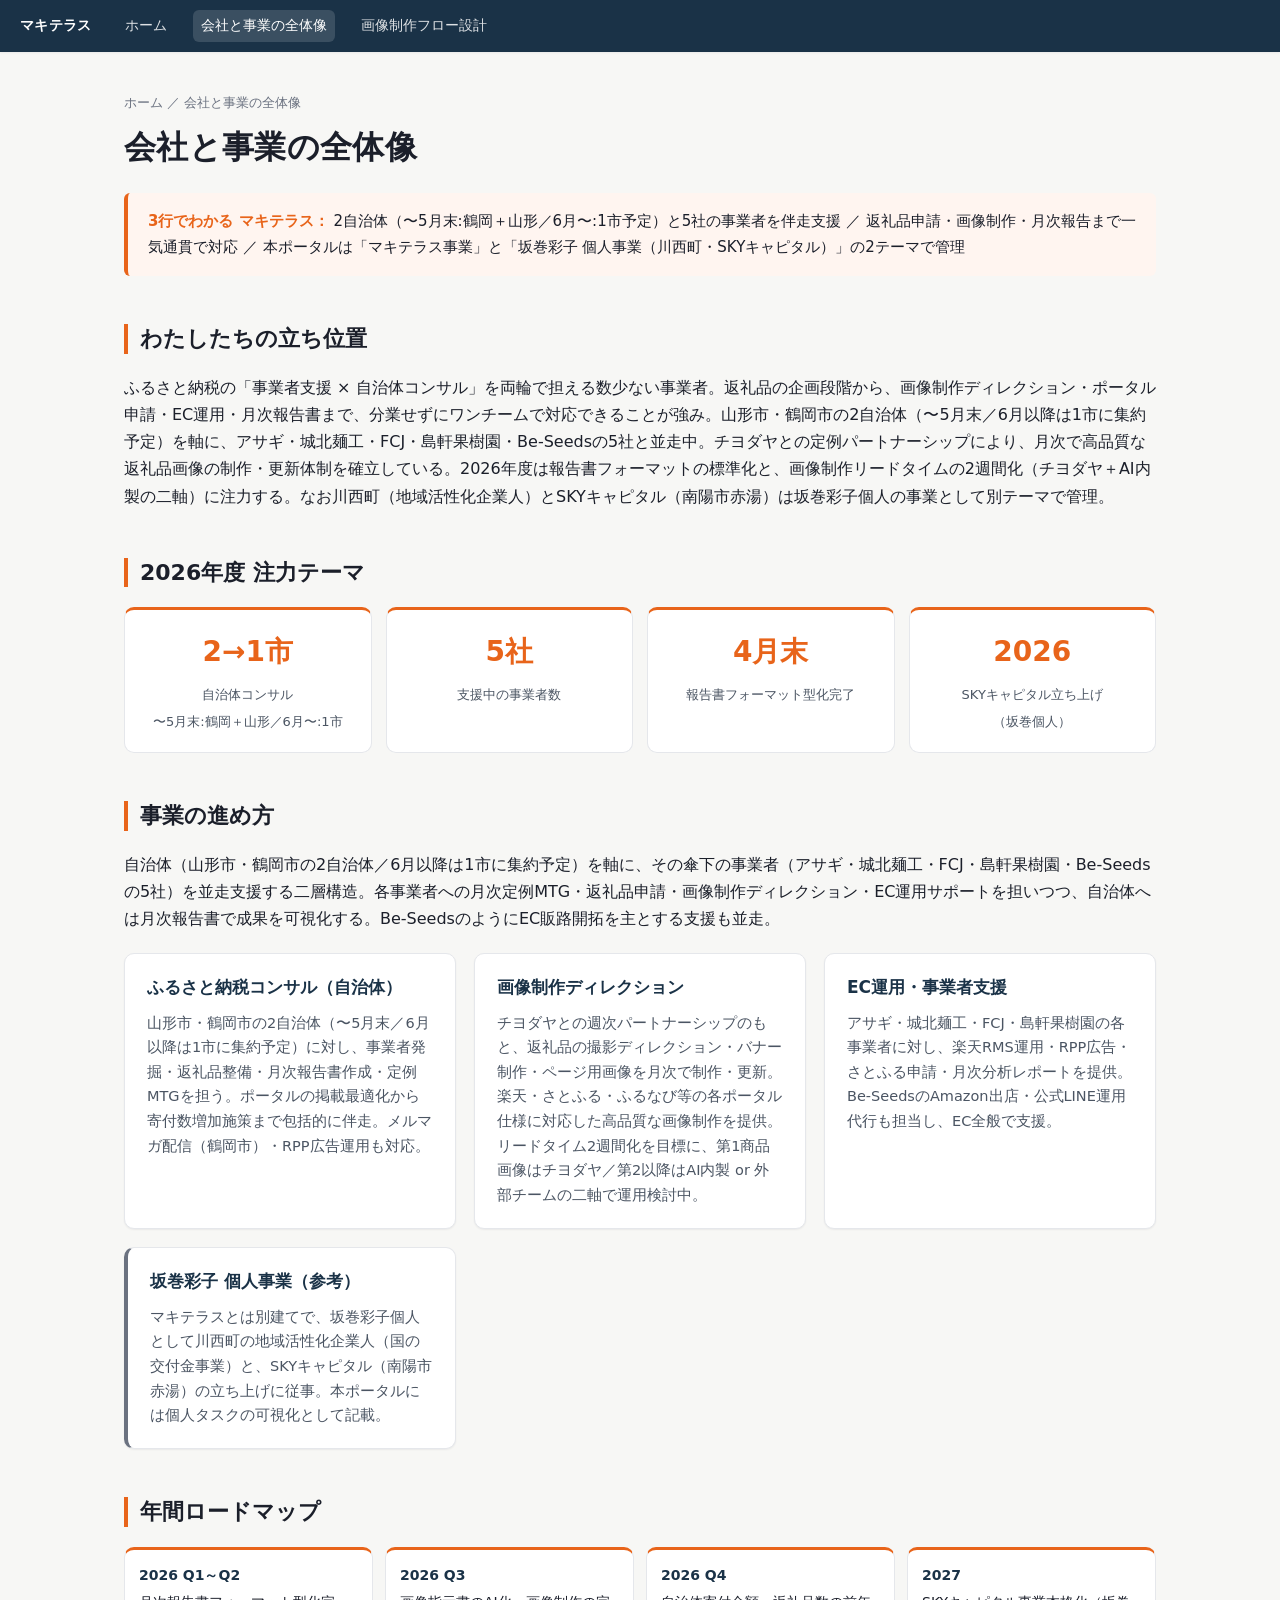
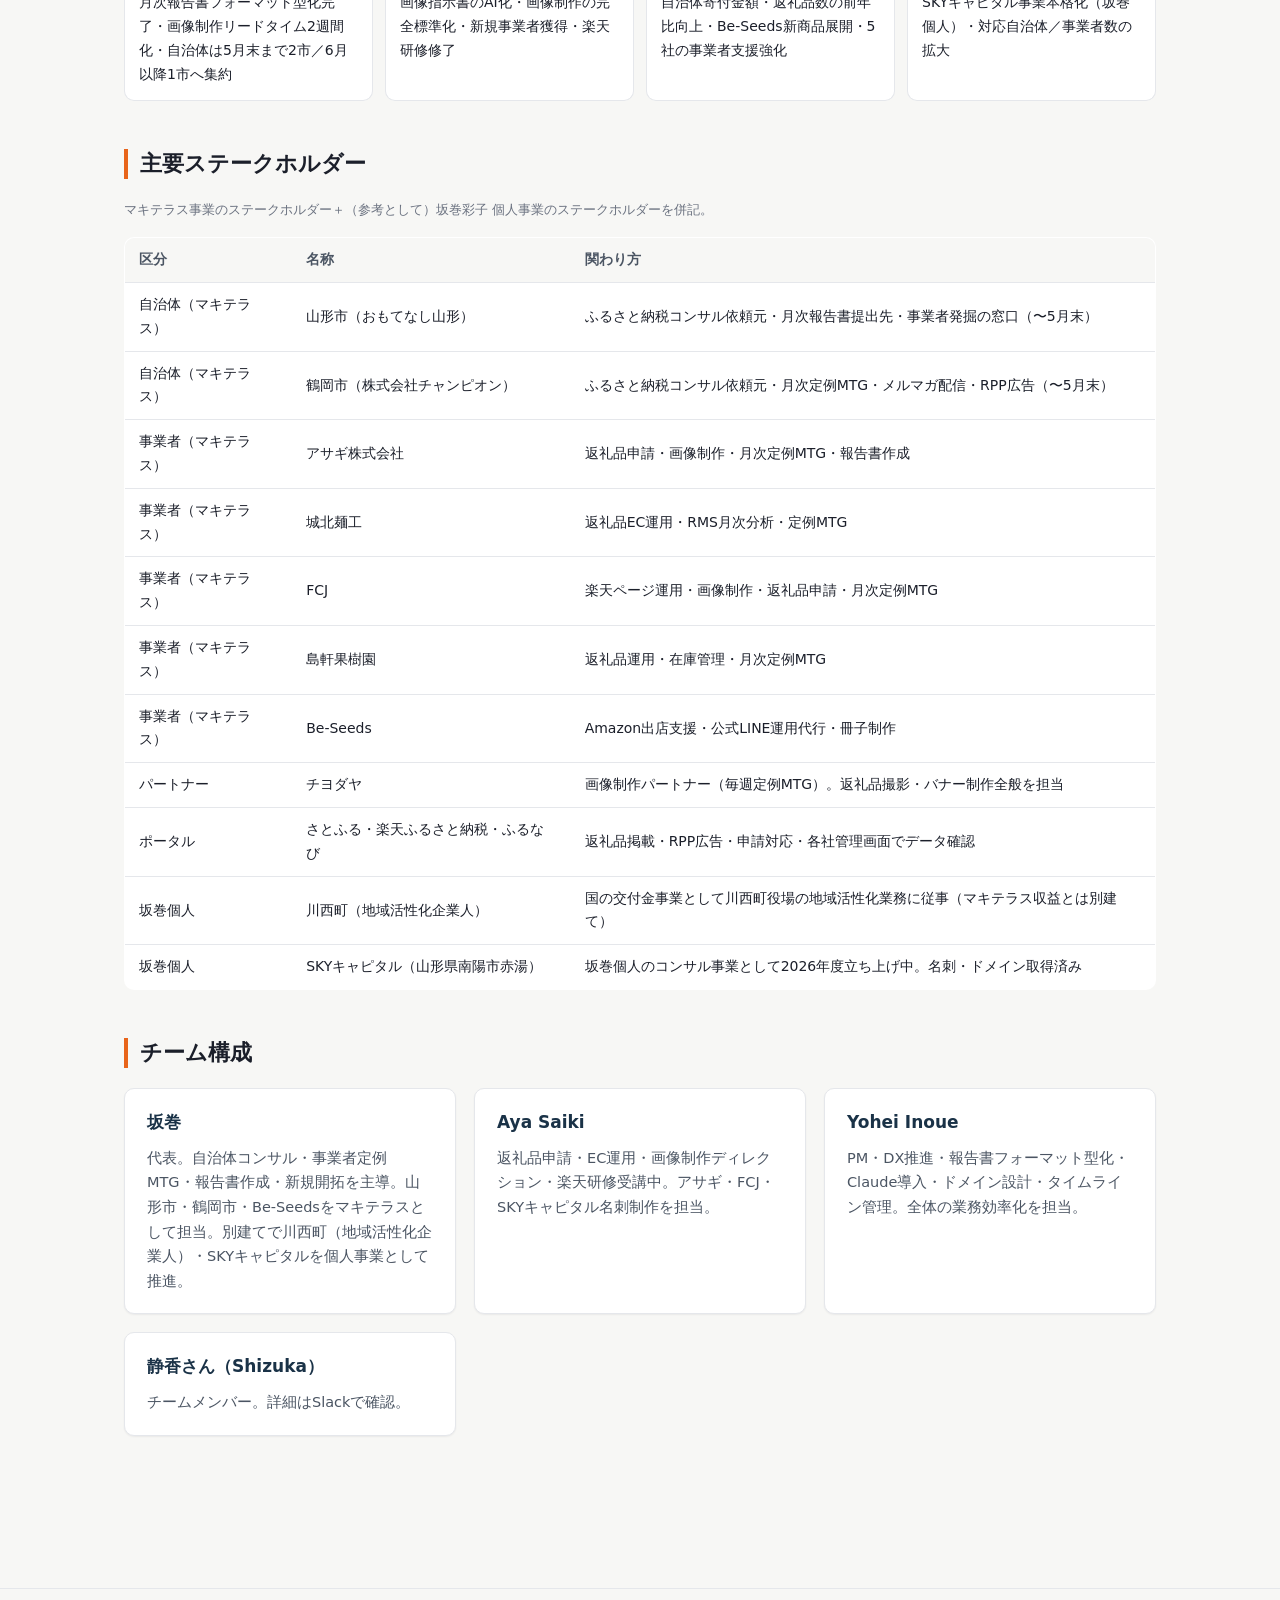
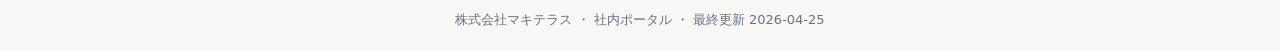
<file: overview.html>
<!doctype html>
<html lang="ja">
<head>
<meta charset="utf-8">
<meta name="viewport" content="width=device-width, initial-scale=1">
<title>会社と事業の全体像｜株式会社マキテラス 社内ポータル</title>
<link rel="stylesheet" href="assets/portal-common.css">
</head>
<body>

<nav class="gnav">
  <span class="gnav-brand">マキテラス</span>
  <a href="index.html">ホーム</a>
  <a href="overview.html" class="active">会社と事業の全体像</a>
  <a href="image-workflow.html">画像制作フロー設計</a>
</nav>

<div class="container">

  <div class="crumb"><a href="index.html">ホーム</a> ／ 会社と事業の全体像</div>
  <h1>会社と事業の全体像</h1>

  <div class="tldr">
    <strong>3行でわかる マキテラス：</strong>
    2自治体（〜5月末:鶴岡＋山形／6月〜:1市予定）と5社の事業者を伴走支援 ／
    返礼品申請・画像制作・月次報告まで一気通貫で対応 ／
    本ポータルは「マキテラス事業」と「坂巻彩子 個人事業（川西町・SKYキャピタル）」の2テーマで管理
  </div>

  <!-- BEGIN:STANCE -->
  <h2>わたしたちの立ち位置</h2>
  <p>ふるさと納税の「事業者支援 × 自治体コンサル」を両輪で担える数少ない事業者。返礼品の企画段階から、画像制作ディレクション・ポータル申請・EC運用・月次報告書まで、分業せずにワンチームで対応できることが強み。山形市・鶴岡市の2自治体（〜5月末／6月以降は1市に集約予定）を軸に、アサギ・城北麺工・FCJ・島軒果樹園・Be-Seedsの5社と並走中。チヨダヤとの定例パートナーシップにより、月次で高品質な返礼品画像の制作・更新体制を確立している。2026年度は報告書フォーマットの標準化と、画像制作リードタイムの2週間化（チヨダヤ＋AI内製の二軸）に注力する。なお川西町（地域活性化企業人）とSKYキャピタル（南陽市赤湯）は坂巻彩子個人の事業として別テーマで管理。</p>
  <!-- END:STANCE -->

  <!-- BEGIN:GOALS -->
  <h2>2026年度 注力テーマ</h2>
  <div class="goal-grid">
    <div class="goal"><span class="goal-num">2→1市</span><span class="goal-label">自治体コンサル<br>〜5月末:鶴岡＋山形／6月〜:1市</span></div>
    <div class="goal"><span class="goal-num">5社</span><span class="goal-label">支援中の事業者数</span></div>
    <div class="goal"><span class="goal-num">4月末</span><span class="goal-label">報告書フォーマット型化完了</span></div>
    <div class="goal"><span class="goal-num">2026</span><span class="goal-label">SKYキャピタル立ち上げ<br>（坂巻個人）</span></div>
  </div>
  <!-- END:GOALS -->

  <!-- BEGIN:STRUCTURE -->
  <h2>事業の進め方</h2>
  <p>自治体（山形市・鶴岡市の2自治体／6月以降は1市に集約予定）を軸に、その傘下の事業者（アサギ・城北麺工・FCJ・島軒果樹園・Be-Seedsの5社）を並走支援する二層構造。各事業者への月次定例MTG・返礼品申請・画像制作ディレクション・EC運用サポートを担いつつ、自治体へは月次報告書で成果を可視化する。Be-SeedsのようにEC販路開拓を主とする支援も並走。</p>
  <div class="card-grid">
    <div class="card"><h3>ふるさと納税コンサル（自治体）</h3><p>山形市・鶴岡市の2自治体（〜5月末／6月以降は1市に集約予定）に対し、事業者発掘・返礼品整備・月次報告書作成・定例MTGを担う。ポータルの掲載最適化から寄付数増加施策まで包括的に伴走。メルマガ配信（鶴岡市）・RPP広告運用も対応。</p></div>
    <div class="card"><h3>画像制作ディレクション</h3><p>チヨダヤとの週次パートナーシップのもと、返礼品の撮影ディレクション・バナー制作・ページ用画像を月次で制作・更新。楽天・さとふる・ふるなび等の各ポータル仕様に対応した高品質な画像制作を提供。リードタイム2週間化を目標に、第1商品画像はチヨダヤ／第2以降はAI内製 or 外部チームの二軸で運用検討中。</p></div>
    <div class="card"><h3>EC運用・事業者支援</h3><p>アサギ・城北麺工・FCJ・島軒果樹園の各事業者に対し、楽天RMS運用・RPP広告・さとふる申請・月次分析レポートを提供。Be-SeedsのAmazon出店・公式LINE運用代行も担当し、EC全般で支援。</p></div>
    <div class="card" style="border-left:4px solid var(--muted);"><h3>坂巻彩子 個人事業（参考）</h3><p>マキテラスとは別建てで、坂巻彩子個人として川西町の地域活性化企業人（国の交付金事業）と、SKYキャピタル（南陽市赤湯）の立ち上げに従事。本ポータルには個人タスクの可視化として記載。</p></div>
  </div>
  <!-- END:STRUCTURE -->

  <!-- BEGIN:ROADMAP -->
  <h2>年間ロードマップ</h2>
  <div class="roadmap">
    <div class="step"><span class="yr">2026 Q1～Q2</span>月次報告書フォーマット型化完了・画像制作リードタイム2週間化・自治体は5月末まで2市／6月以降1市へ集約</div>
    <div class="step"><span class="yr">2026 Q3</span>画像指示書のAI化・画像制作の完全標準化・新規事業者獲得・楽天研修修了</div>
    <div class="step"><span class="yr">2026 Q4</span>自治体寄付金額・返礼品数の前年比向上・Be-Seeds新商品展開・5社の事業者支援強化</div>
    <div class="step"><span class="yr">2027</span>SKYキャピタル事業本格化（坂巻個人）・対応自治体／事業者数の拡大</div>
  </div>
  <!-- END:ROADMAP -->

  <!-- BEGIN:STAKEHOLDERS -->
  <h2>主要ステークホルダー</h2>
  <p style="font-size:13px; color:var(--muted); margin:0 0 8px;">マキテラス事業のステークホルダー＋（参考として）坂巻彩子 個人事業のステークホルダーを併記。</p>
  <table class="stake-table">
    <thead><tr><th>区分</th><th>名称</th><th>関わり方</th></tr></thead>
    <tbody>
      <tr><td>自治体（マキテラス）</td><td>山形市（おもてなし山形）</td><td>ふるさと納税コンサル依頼元・月次報告書提出先・事業者発掘の窓口（〜5月末）</td></tr>
      <tr><td>自治体（マキテラス）</td><td>鶴岡市（株式会社チャンピオン）</td><td>ふるさと納税コンサル依頼元・月次定例MTG・メルマガ配信・RPP広告（〜5月末）</td></tr>
      <tr><td>事業者（マキテラス）</td><td>アサギ株式会社</td><td>返礼品申請・画像制作・月次定例MTG・報告書作成</td></tr>
      <tr><td>事業者（マキテラス）</td><td>城北麺工</td><td>返礼品EC運用・RMS月次分析・定例MTG</td></tr>
      <tr><td>事業者（マキテラス）</td><td>FCJ</td><td>楽天ページ運用・画像制作・返礼品申請・月次定例MTG</td></tr>
      <tr><td>事業者（マキテラス）</td><td>島軒果樹園</td><td>返礼品運用・在庫管理・月次定例MTG</td></tr>
      <tr><td>事業者（マキテラス）</td><td>Be-Seeds</td><td>Amazon出店支援・公式LINE運用代行・冊子制作</td></tr>
      <tr><td>パートナー</td><td>チヨダヤ</td><td>画像制作パートナー（毎週定例MTG）。返礼品撮影・バナー制作全般を担当</td></tr>
      <tr><td>ポータル</td><td>さとふる・楽天ふるさと納税・ふるなび</td><td>返礼品掲載・RPP広告・申請対応・各社管理画面でデータ確認</td></tr>
      <tr><td>坂巻個人</td><td>川西町（地域活性化企業人）</td><td>国の交付金事業として川西町役場の地域活性化業務に従事（マキテラス収益とは別建て）</td></tr>
      <tr><td>坂巻個人</td><td>SKYキャピタル（山形県南陽市赤湯）</td><td>坂巻個人のコンサル事業として2026年度立ち上げ中。名刺・ドメイン取得済み</td></tr>
    </tbody>
  </table>
  <!-- END:STAKEHOLDERS -->

  <!-- BEGIN:TEAM -->
  <h2>チーム構成</h2>
  <div class="card-grid">
    <div class="card"><h3>坂巻</h3><p>代表。自治体コンサル・事業者定例MTG・報告書作成・新規開拓を主導。山形市・鶴岡市・Be-Seedsをマキテラスとして担当。別建てで川西町（地域活性化企業人）・SKYキャピタルを個人事業として推進。</p></div>
    <div class="card"><h3>Aya Saiki</h3><p>返礼品申請・EC運用・画像制作ディレクション・楽天研修受講中。アサギ・FCJ・SKYキャピタル名刺制作を担当。</p></div>
    <div class="card"><h3>Yohei Inoue</h3><p>PM・DX推進・報告書フォーマット型化・Claude導入・ドメイン設計・タイムライン管理。全体の業務効率化を担当。</p></div>
    <div class="card"><h3>静香さん（Shizuka）</h3><p>チームメンバー。詳細はSlackで確認。</p></div>
  </div>
  <!-- END:TEAM -->

</div>

<footer class="site-footer">
  株式会社マキテラス ・ 社内ポータル ・ 最終更新 2026-04-25
</footer>

</body>
</html>
</file>
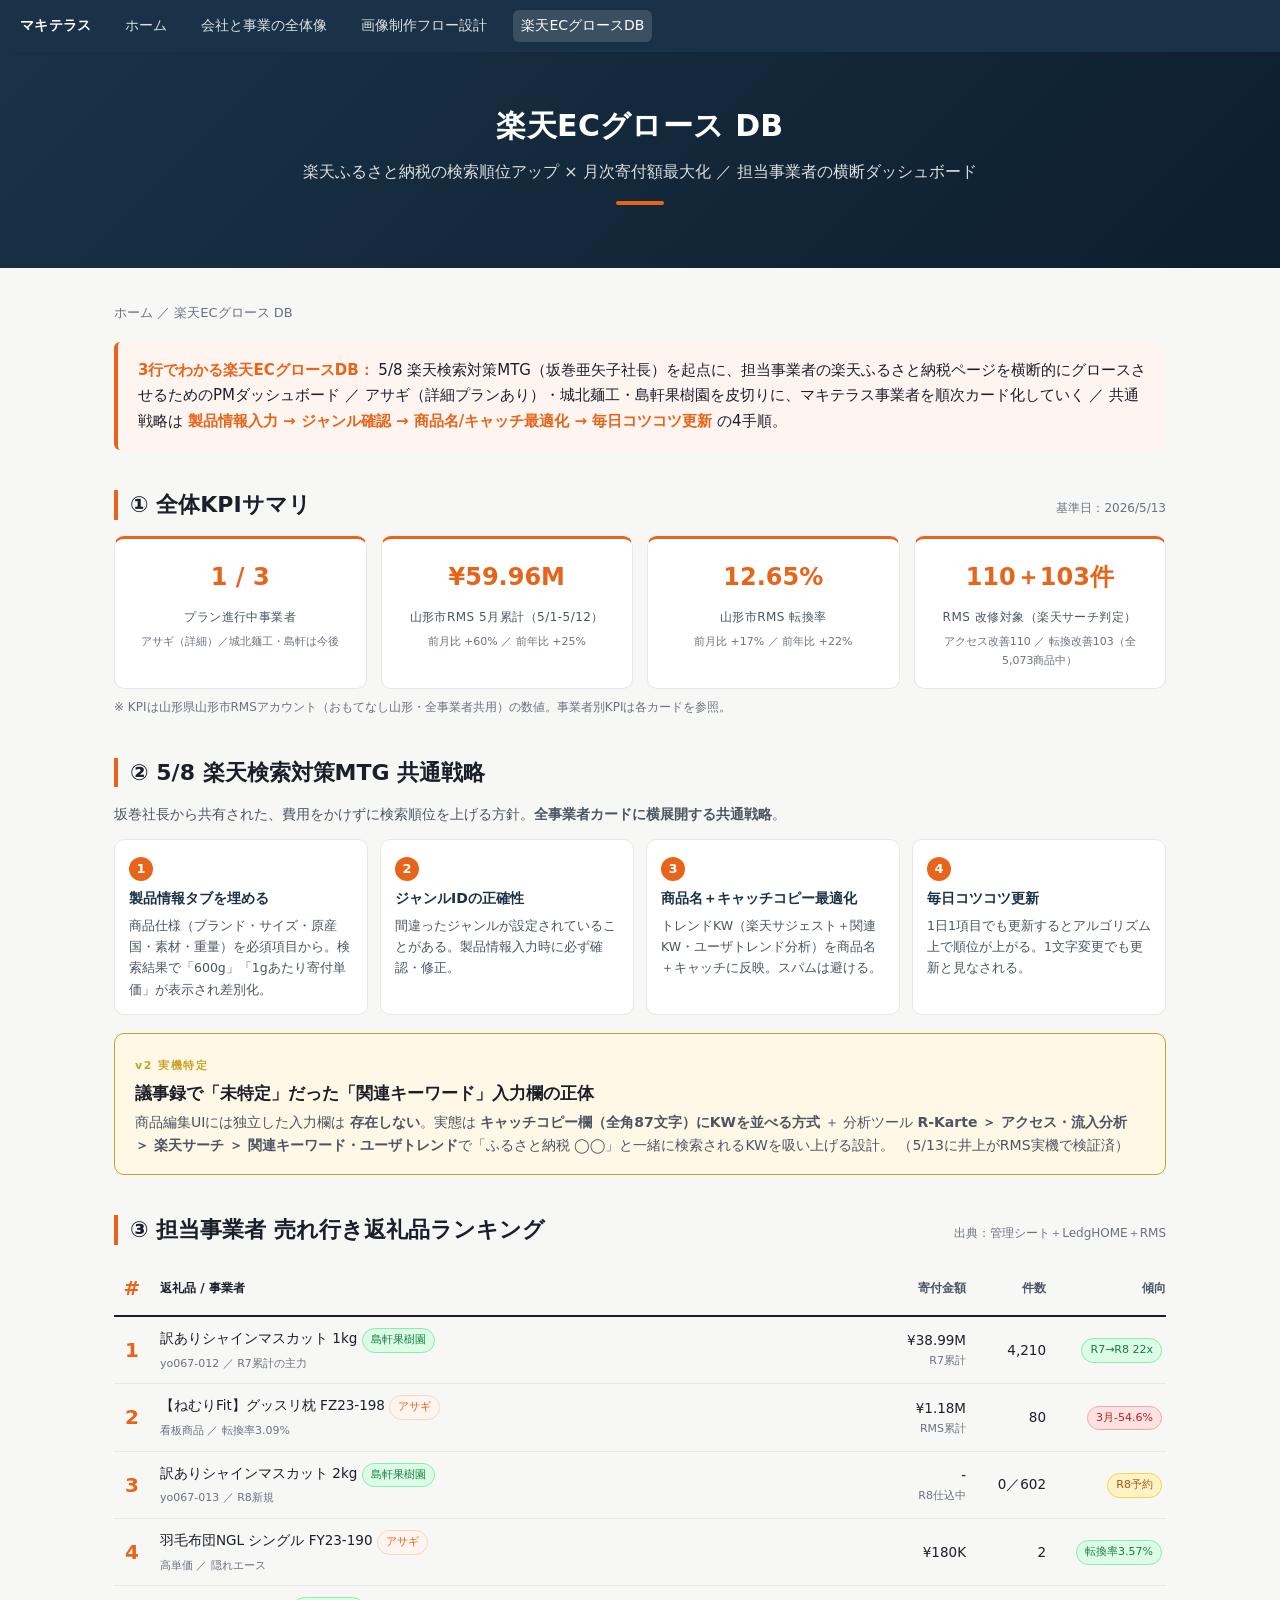
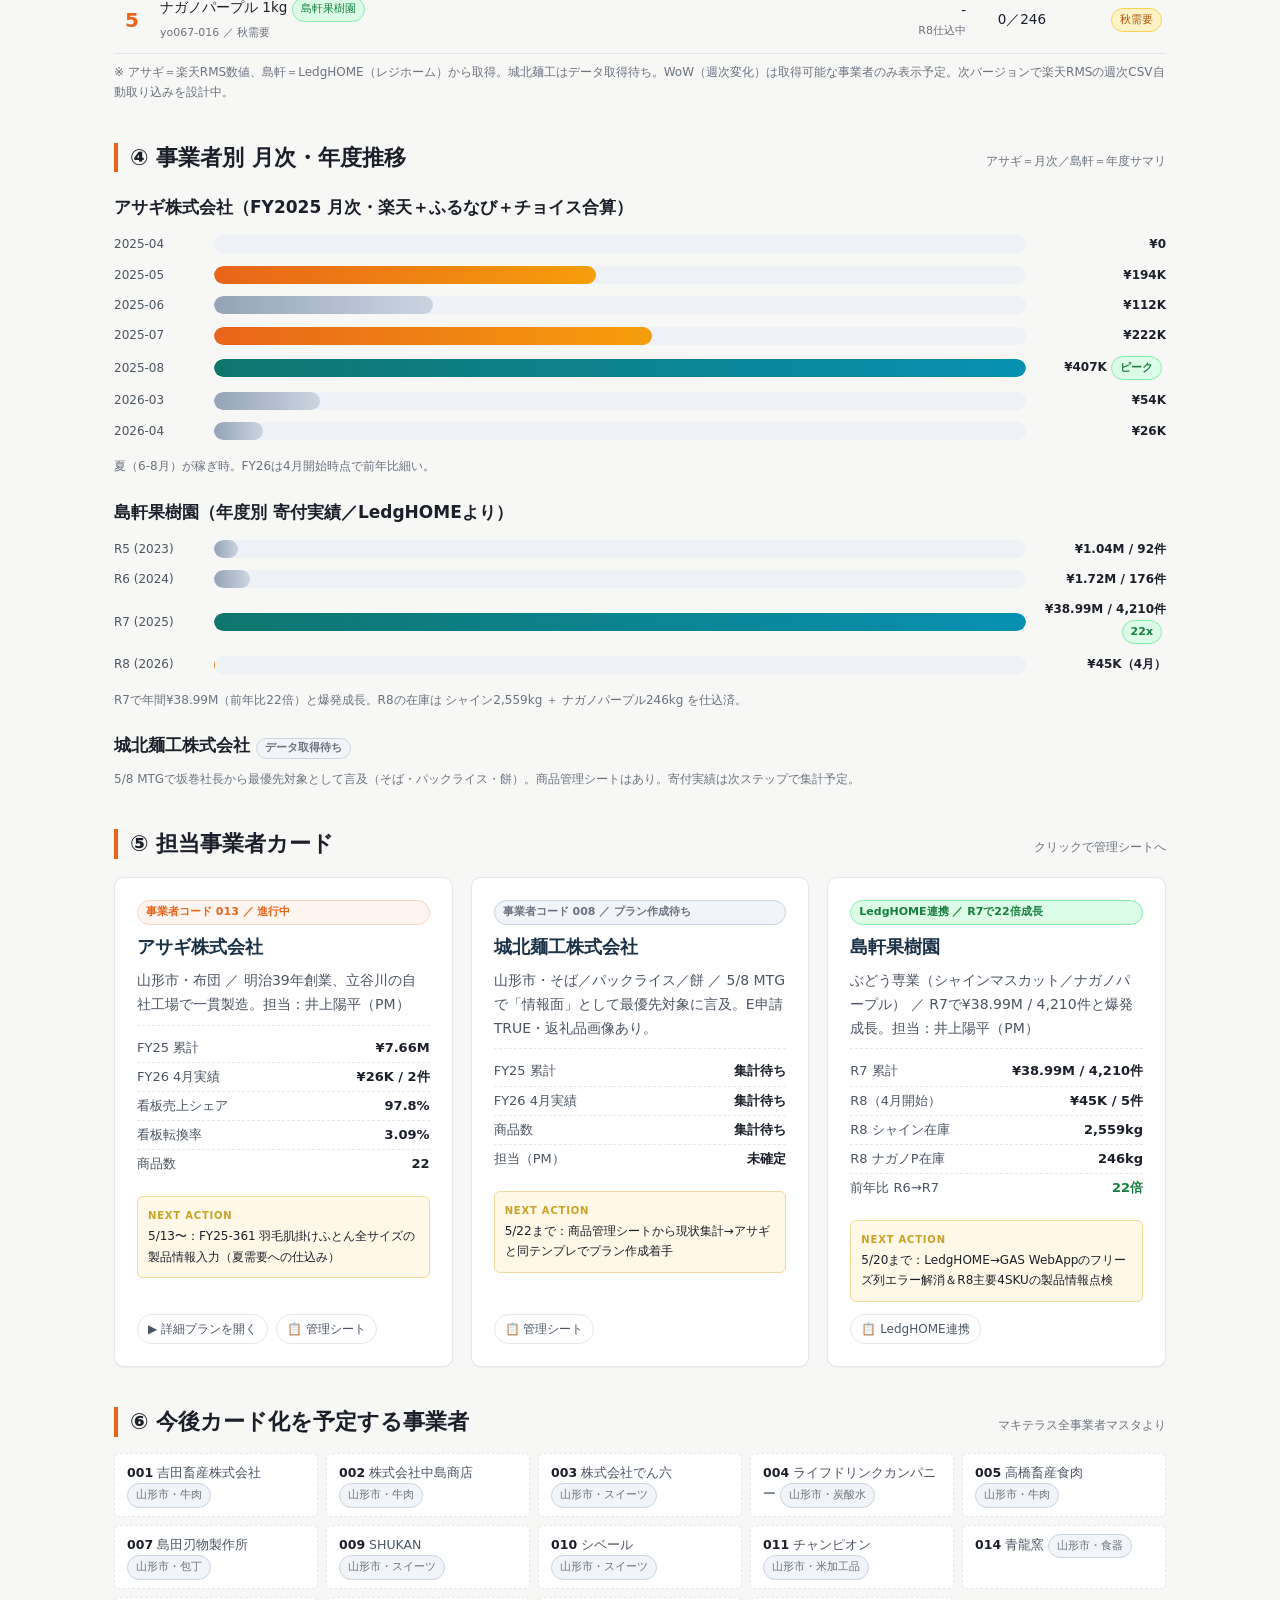
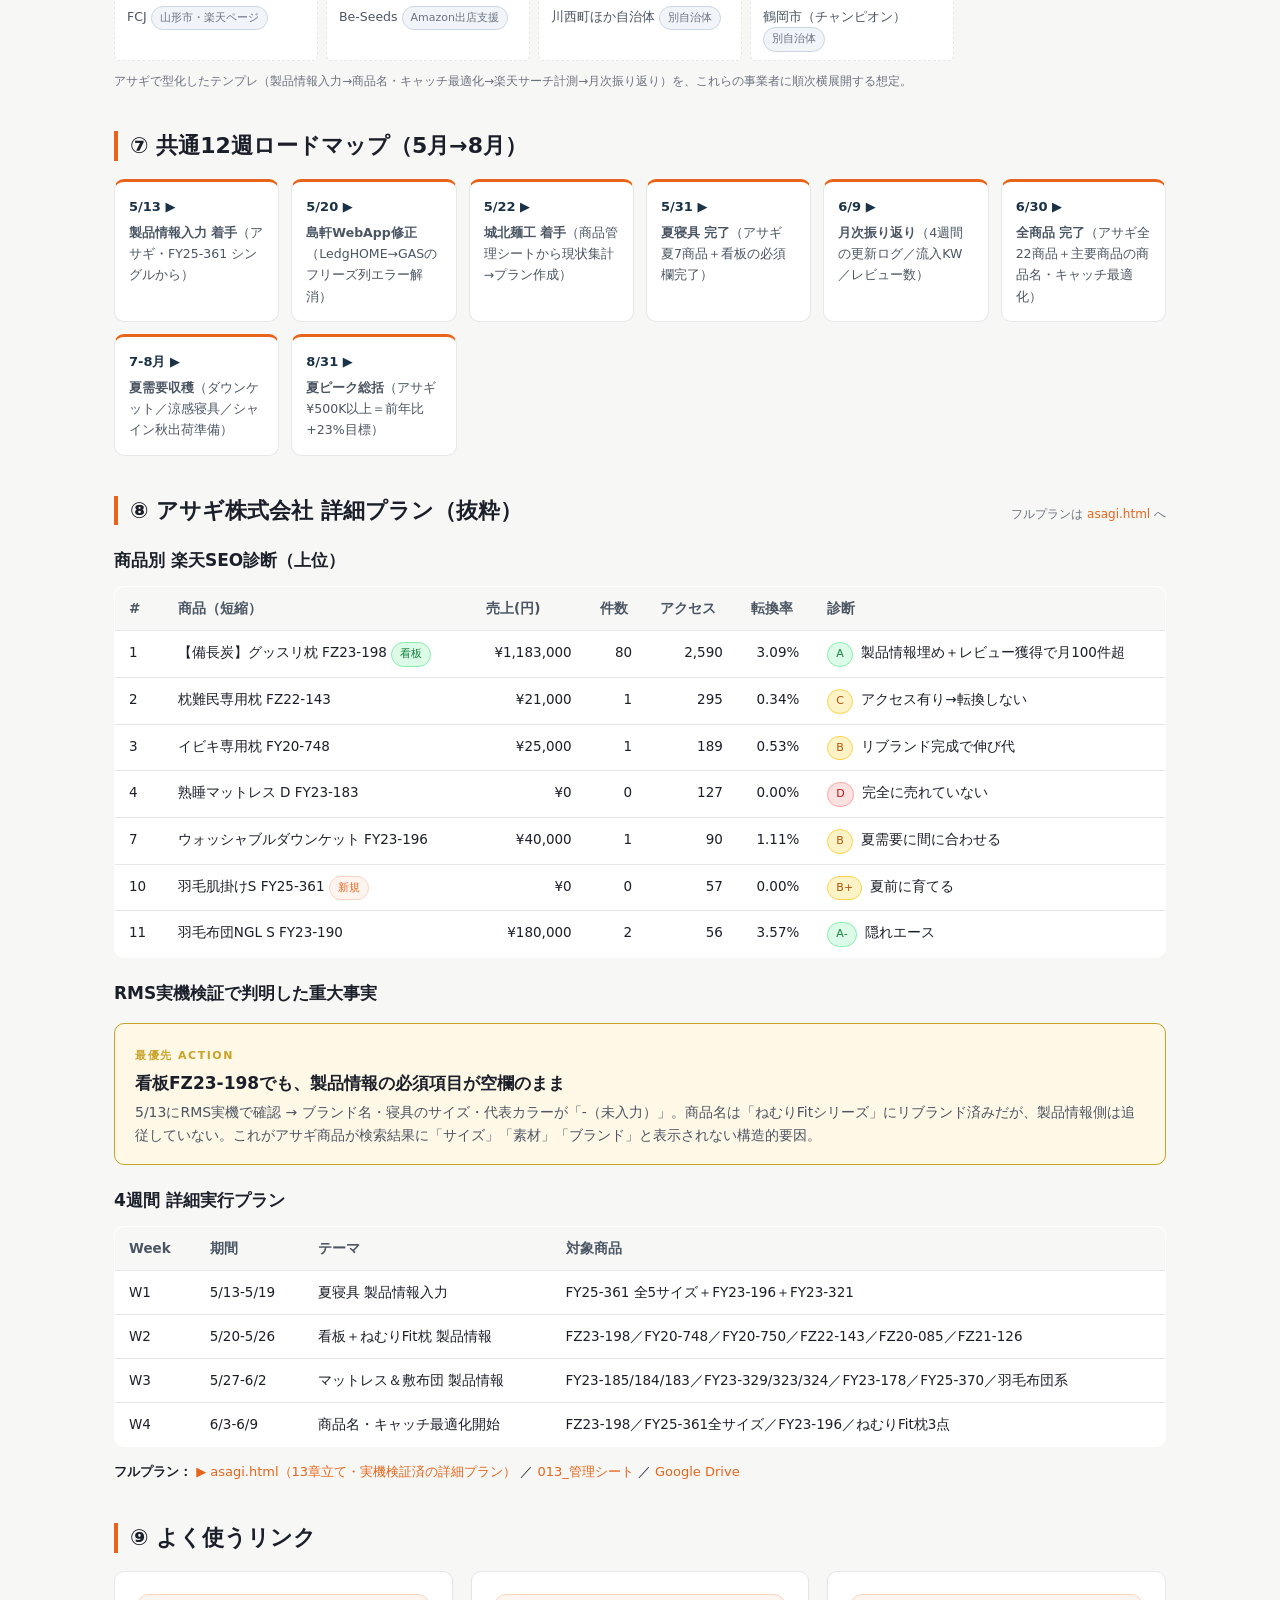
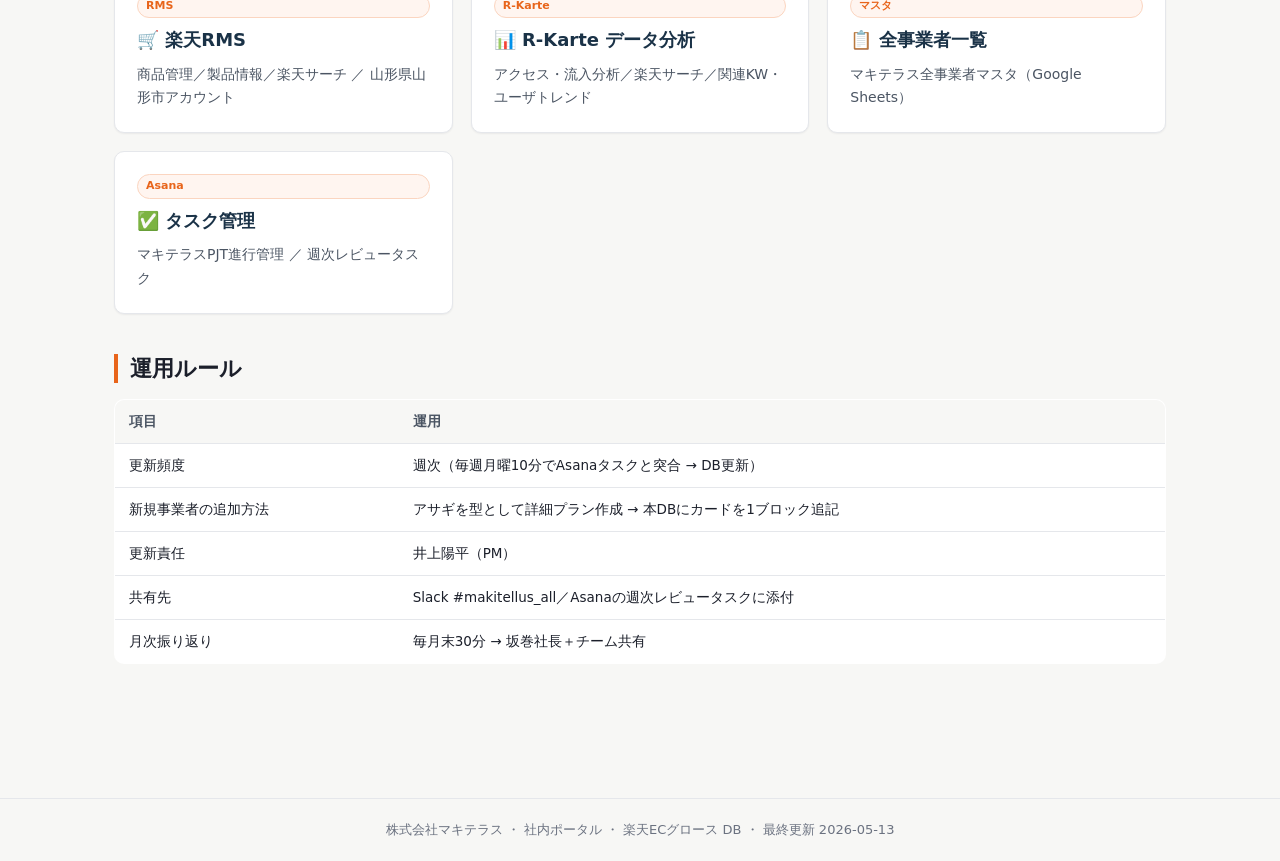
<file: rakuten-ec-growth.html>
<!doctype html>
<html lang="ja">
<head>
<meta charset="utf-8">
<meta name="viewport" content="width=device-width, initial-scale=1">
<title>楽天ECグロース DB｜株式会社マキテラス 社内ポータル</title>
<style>
/* ===== Portal Common（portal-common.css 相当を内包） ===== */
:root{
  --primary:#1A3247; --primary-ink:#fff; --accent:#E8641A;
  --ink:#1b1f2a; --ink-soft:#4b5563; --muted:#6b7280;
  --line:#e5e7eb; --bg:#f7f7f5; --card:#fff;
  --tldr-bg:#fff5f0; --tldr-border:#E8641A;
  --focus-bg:#fff8e6; --focus-border:#c9a227;
  --ok:#15803d; --ok-bg:#dcfce7;
  --warn:#b45309; --warn-bg:#fef3c7;
  --bad:#b91c1c; --bad-bg:#fee2e2;
  --radius:10px;
  --shadow-sm:0 1px 2px rgba(15,23,42,.06);
  --shadow-md:0 6px 20px rgba(15,23,42,.08);
}
*{box-sizing:border-box}
body{margin:0;font-family:system-ui,-apple-system,"Segoe UI","Hiragino Sans","Noto Sans JP",sans-serif;color:var(--ink);background:var(--bg);line-height:1.7}
a{color:var(--accent);text-decoration:none}
a:hover{text-decoration:underline}

/* Sticky nav */
.gnav{position:sticky;top:0;z-index:50;background:var(--primary);color:var(--primary-ink);padding:10px 20px;display:flex;gap:18px;align-items:center;box-shadow:var(--shadow-sm);font-size:14px;flex-wrap:wrap}
.gnav .gnav-brand{font-weight:700;letter-spacing:.02em;margin-right:8px}
.gnav a{color:var(--primary-ink);opacity:.85;padding:4px 8px;border-radius:6px;transition:background .12s,opacity .12s}
.gnav a:hover{opacity:1;background:rgba(255,255,255,.08);text-decoration:none}
.gnav a.active{background:rgba(255,255,255,.14);opacity:1}

/* Hero */
.hero{background:linear-gradient(135deg,var(--primary),#0d1e2e);color:var(--primary-ink);padding:54px 24px;text-align:center}
.hero h1{color:var(--primary-ink);margin:0 0 12px;font-size:30px;letter-spacing:.01em}
.hero .tagline{color:rgba(255,255,255,.85);margin:0;font-size:16px}
.hero .accent-bar{display:inline-block;width:48px;height:4px;background:var(--accent);border-radius:2px;margin:16px 0 0}

/* Container */
.container{max-width:1100px;margin:0 auto;padding:34px 24px 80px}
.crumb{font-size:13px;color:var(--muted);margin-bottom:12px}
.crumb a{color:var(--muted)}
h1,h2,h3,h4{color:var(--ink);line-height:1.35;margin-top:0}
h2{font-size:22px;border-left:4px solid var(--accent);padding-left:12px;margin:40px 0 16px;display:flex;align-items:baseline;justify-content:space-between;gap:10px}
h2 .right{font-size:12px;color:var(--muted);font-weight:500}
h3{font-size:17px;margin:24px 0 10px}
p{margin:0 0 1em}

/* TL;DR */
.tldr{background:var(--tldr-bg);border-left:4px solid var(--tldr-border);padding:16px 20px;border-radius:6px;margin:18px 0 28px;font-size:15px}
.tldr strong{color:var(--accent)}

/* Goal grid (numbers) */
.goal-grid{display:grid;grid-template-columns:repeat(auto-fit,minmax(180px,1fr));gap:14px;margin:14px 0}
.goal{background:var(--card);border:1px solid var(--line);border-radius:var(--radius);border-top:3px solid var(--accent);padding:18px;text-align:center}
.goal .goal-num{font-size:24px;font-weight:700;color:var(--accent);display:block;margin-bottom:4px}
.goal .goal-label{font-size:12px;color:var(--ink-soft);letter-spacing:.04em}
.goal .goal-sub{font-size:11px;color:var(--muted);margin-top:4px}

/* Card grid */
.card-grid{display:grid;grid-template-columns:repeat(auto-fit,minmax(290px,1fr));gap:18px;margin:18px 0 28px}
.card{background:var(--card);border:1px solid var(--line);border-radius:var(--radius);padding:22px;box-shadow:var(--shadow-sm);transition:transform .12s,box-shadow .12s;display:flex;flex-direction:column}
.card:hover{transform:translateY(-2px);box-shadow:var(--shadow-md)}
.card h3{margin-top:0;color:var(--primary);font-size:18px}
.card p{color:var(--ink-soft);font-size:14px;margin-bottom:0}
.card .card-meta{display:inline-block;font-size:11px;padding:2px 8px;border-radius:999px;background:#fff5f0;color:var(--accent);margin-bottom:10px;font-weight:600;border:1px solid #fbd5c0}
.card .card-meta.muted{background:#f1f5f9;color:var(--muted);border-color:#cbd5e1}
.card .card-meta.ok{background:var(--ok-bg);color:var(--ok);border-color:#86efac}
.card .stats{margin:8px 0;font-size:13px;border-top:1px dashed var(--line);padding-top:8px}
.card .stats div{display:flex;justify-content:space-between;padding:3px 0;border-bottom:1px dashed var(--line)}
.card .stats div:last-child{border-bottom:0}
.card .stats .l{color:var(--ink-soft)}
.card .stats .v{font-weight:600;font-variant-numeric:tabular-nums}
.card .next{margin-top:10px;padding:10px;background:#fff8e6;border:1px solid #f3d999;border-radius:6px;font-size:12px}
.card .next .lbl{color:var(--focus-border);font-size:10px;letter-spacing:.08em;font-weight:700}
.card .next .txt{color:var(--ink);margin-top:2px}
.card .btn-row{margin-top:auto;padding-top:12px;display:flex;gap:8px;flex-wrap:wrap}
.btn-link{display:inline-block;font-size:13px;color:var(--accent);font-weight:600;padding:4px 0;border-bottom:1px solid transparent}
.btn-link:hover{border-bottom-color:var(--accent);text-decoration:none}
.btn-out{display:inline-block;font-size:12px;color:var(--ink-soft);padding:4px 10px;background:#fff;border:1px solid var(--line);border-radius:999px}
.btn-out:hover{border-color:var(--accent);color:var(--accent);text-decoration:none}

/* Table */
.stake-table{width:100%;border-collapse:collapse;margin:14px 0;background:var(--card);border:1px solid var(--line);border-radius:var(--radius);overflow:hidden}
.stake-table th,.stake-table td{padding:10px 14px;text-align:left;border-bottom:1px solid var(--line);font-size:13.5px;vertical-align:top}
.stake-table th{background:var(--bg);font-weight:600;color:var(--ink-soft)}
.stake-table tr:last-child td{border-bottom:0}
.stake-table td.num{text-align:right;font-variant-numeric:tabular-nums}
.stake-table .delta-up{color:var(--ok);font-weight:600}
.stake-table .delta-down{color:var(--bad);font-weight:600}

/* Pills */
.pill{display:inline-block;padding:2px 8px;border-radius:999px;font-size:11px;background:#fff5f0;color:var(--accent);border:1px solid #fbd5c0;margin-right:4px}
.pill.muted{background:#f1f5f9;color:var(--muted);border-color:#cbd5e1}
.pill.ok{background:var(--ok-bg);color:var(--ok);border-color:#86efac}
.pill.warn{background:var(--warn-bg);color:var(--warn);border-color:#fcd34d}
.pill.bad{background:var(--bad-bg);color:var(--bad);border-color:#fca5a5}

/* Bar chart (horizontal) */
.bar-chart{margin:10px 0}
.bar-line{display:grid;grid-template-columns:90px 1fr 130px;gap:10px;align-items:center;padding:5px 0;font-size:13px}
.bar-line .lbl{color:var(--ink-soft);font-size:12px}
.bar-line .v{text-align:right;font-variant-numeric:tabular-nums;font-weight:600;font-size:12px}
.bar-track{background:#eef2f6;height:18px;border-radius:9px;overflow:hidden;position:relative}
.bar-fill{height:100%;background:linear-gradient(90deg,var(--accent),#f59e0b);border-radius:9px;transition:width .4s}
.bar-fill.dim{background:linear-gradient(90deg,#94a3b8,#cbd5e1)}
.bar-fill.peak{background:linear-gradient(90deg,#0f766e,#0891b2)}

/* Ranking */
.rank-row{display:grid;grid-template-columns:36px 1fr 130px 70px 110px;gap:10px;align-items:center;padding:10px 0;border-bottom:1px solid var(--line);font-size:13.5px}
.rank-row .pos{font-size:20px;font-weight:700;color:var(--accent);text-align:center;font-variant-numeric:tabular-nums}
.rank-row .nm{color:var(--ink)}
.rank-row .nm .sm{font-size:11px;color:var(--muted);margin-top:2px}
.rank-row .v{text-align:right;font-variant-numeric:tabular-nums}
.rank-row .v.sm{font-size:11px;color:var(--muted)}
.rank-row.head{font-weight:600;color:var(--ink-soft);font-size:12px;border-bottom:2px solid var(--ink)}

/* Roadmap timeline */
.roadmap{display:grid;grid-template-columns:repeat(auto-fit,minmax(160px,1fr));gap:12px;margin:18px 0}
.roadmap .step{background:var(--card);border:1px solid var(--line);border-top:3px solid var(--accent);border-radius:var(--radius);padding:14px;font-size:13px}
.roadmap .step .yr{font-weight:700;color:var(--primary);display:block;margin-bottom:4px;font-size:13px}
.roadmap .step .desc{color:var(--ink-soft);font-size:12.5px}

/* Strategy grid */
.strategy{display:grid;grid-template-columns:repeat(auto-fit,minmax(220px,1fr));gap:12px;margin:12px 0}
.strategy .it{background:var(--card);border:1px solid var(--line);border-radius:var(--radius);padding:14px}
.strategy .it .n{display:inline-block;width:24px;height:24px;line-height:24px;text-align:center;border-radius:50%;background:var(--accent);color:#fff;font-weight:700;font-size:13px;margin-bottom:6px}
.strategy .it .t{font-weight:700;font-size:14px;color:var(--primary);margin-bottom:4px}
.strategy .it .d{font-size:12.5px;color:var(--ink-soft)}

/* Focus banner */
.focus-strip{background:var(--focus-bg);border:1px solid var(--focus-border);border-radius:var(--radius);padding:16px 20px;margin:18px 0}
.focus-strip .focus-label{display:inline-block;font-size:11px;letter-spacing:.14em;font-weight:700;color:var(--focus-border);margin-bottom:6px}
.focus-strip h3{margin:0 0 6px;font-size:17px;color:var(--ink)}
.focus-strip p{margin:0;font-size:14px;color:var(--ink-soft)}

/* Coming soon list */
.coming{display:grid;grid-template-columns:repeat(auto-fit,minmax(200px,1fr));gap:8px;font-size:12.5px;margin:10px 0}
.coming .it{padding:8px 12px;background:#fff;border:1px dashed var(--line);border-radius:6px;color:var(--ink-soft)}
.coming .it strong{color:var(--ink)}

/* Footer */
.site-footer{border-top:1px solid var(--line);padding:20px 0;margin-top:40px;text-align:center;font-size:13px;color:var(--muted)}

@media (max-width:720px){
  .gnav{gap:8px;font-size:13px;padding:8px 14px}
  .container{padding:24px 14px 60px}
  .hero{padding:38px 16px}
  .hero h1{font-size:24px}
  .rank-row{grid-template-columns:30px 1fr 100px 60px;gap:8px;font-size:12px}
  .rank-row .pos{font-size:16px}
  .rank-row .v.wow{display:none}
  .bar-line{grid-template-columns:70px 1fr 110px}
}
</style>
</head>
<body>

<nav class="gnav">
  <span class="gnav-brand">マキテラス</span>
  <a href="index.html">ホーム</a>
  <a href="overview.html">会社と事業の全体像</a>
  <a href="image-workflow.html">画像制作フロー設計</a>
  <a href="rakuten-ec-growth.html" class="active">楽天ECグロースDB</a>
</nav>

<section class="hero">
  <h1>楽天ECグロース DB</h1>
  <p class="tagline">楽天ふるさと納税の検索順位アップ × 月次寄付額最大化 ／ 担当事業者の横断ダッシュボード</p>
  <div class="accent-bar"></div>
</section>

<div class="container">

  <div class="crumb">
    <a href="index.html">ホーム</a> ／ 楽天ECグロース DB
  </div>

  <!-- TL;DR -->
  <div class="tldr">
    <strong>3行でわかる楽天ECグロースDB：</strong> 5/8 楽天検索対策MTG（坂巻亜矢子社長）を起点に、担当事業者の楽天ふるさと納税ページを横断的にグロースさせるためのPMダッシュボード ／
    アサギ（詳細プランあり）・城北麺工・島軒果樹園を皮切りに、マキテラス事業者を順次カード化していく ／
    共通戦略は <strong>製品情報入力 → ジャンル確認 → 商品名/キャッチ最適化 → 毎日コツコツ更新</strong> の4手順。
  </div>

  <!-- ============== ① 全体KPI ============== -->
  <h2>① 全体KPIサマリ<span class="right">基準日：2026/5/13</span></h2>

  <div class="goal-grid">
    <div class="goal">
      <span class="goal-num">1 / 3</span>
      <span class="goal-label">プラン進行中事業者</span>
      <div class="goal-sub">アサギ（詳細）／城北麺工・島軒は今後</div>
    </div>
    <div class="goal">
      <span class="goal-num">¥59.96M</span>
      <span class="goal-label">山形市RMS 5月累計（5/1-5/12）</span>
      <div class="goal-sub">前月比 +60% ／ 前年比 +25%</div>
    </div>
    <div class="goal">
      <span class="goal-num">12.65%</span>
      <span class="goal-label">山形市RMS 転換率</span>
      <div class="goal-sub">前月比 +17% ／ 前年比 +22%</div>
    </div>
    <div class="goal">
      <span class="goal-num">110＋103件</span>
      <span class="goal-label">RMS 改修対象（楽天サーチ判定）</span>
      <div class="goal-sub">アクセス改善110 ／ 転換改善103（全5,073商品中）</div>
    </div>
  </div>

  <p style="font-size:12px;color:var(--muted);margin-top:-6px">※ KPIは山形県山形市RMSアカウント（おもてなし山形・全事業者共用）の数値。事業者別KPIは各カードを参照。</p>

  <!-- ============== ② 共通戦略 ============== -->
  <h2>② 5/8 楽天検索対策MTG 共通戦略</h2>
  <p style="font-size:14px;color:var(--ink-soft);margin-bottom:12px">坂巻社長から共有された、費用をかけずに検索順位を上げる方針。<strong>全事業者カードに横展開する共通戦略</strong>。</p>

  <div class="strategy">
    <div class="it">
      <span class="n">1</span>
      <div class="t">製品情報タブを埋める</div>
      <div class="d">商品仕様（ブランド・サイズ・原産国・素材・重量）を必須項目から。検索結果で「600g」「1gあたり寄付単価」が表示され差別化。</div>
    </div>
    <div class="it">
      <span class="n">2</span>
      <div class="t">ジャンルIDの正確性</div>
      <div class="d">間違ったジャンルが設定されていることがある。製品情報入力時に必ず確認・修正。</div>
    </div>
    <div class="it">
      <span class="n">3</span>
      <div class="t">商品名＋キャッチコピー最適化</div>
      <div class="d">トレンドKW（楽天サジェスト＋関連KW・ユーザトレンド分析）を商品名＋キャッチに反映。スパムは避ける。</div>
    </div>
    <div class="it">
      <span class="n">4</span>
      <div class="t">毎日コツコツ更新</div>
      <div class="d">1日1項目でも更新するとアルゴリズム上で順位が上がる。1文字変更でも更新と見なされる。</div>
    </div>
  </div>

  <div class="focus-strip">
    <span class="focus-label">v2 実機特定</span>
    <h3>議事録で「未特定」だった「関連キーワード」入力欄の正体</h3>
    <p>商品編集UIには独立した入力欄は <strong>存在しない</strong>。実態は <strong>キャッチコピー欄（全角87文字）にKWを並べる方式</strong> ＋
    分析ツール <strong>R-Karte ＞ アクセス・流入分析 ＞ 楽天サーチ ＞ 関連キーワード・ユーザトレンド</strong>で「ふるさと納税 ◯◯」と一緒に検索されるKWを吸い上げる設計。
    （5/13に井上がRMS実機で検証済）</p>
  </div>

  <!-- ============== ③ 売れ行きランキング ============== -->
  <h2>③ 担当事業者 売れ行き返礼品ランキング<span class="right">出典：管理シート＋LedgHOME＋RMS</span></h2>

  <div class="rank-row head">
    <div class="pos">#</div><div class="nm">返礼品 / 事業者</div><div class="v">寄付金額</div><div class="v">件数</div><div class="v wow">傾向</div>
  </div>

  <div class="rank-row">
    <div class="pos">1</div>
    <div class="nm">訳ありシャインマスカット 1kg <span class="pill ok">島軒果樹園</span>
      <div class="sm">yo067-012 ／ R7累計の主力</div>
    </div>
    <div class="v">¥38.99M<div class="v sm">R7累計</div></div>
    <div class="v">4,210</div>
    <div class="v wow"><span class="pill ok">R7→R8 22x</span></div>
  </div>

  <div class="rank-row">
    <div class="pos">2</div>
    <div class="nm">【ねむりFit】グッスリ枕 FZ23-198 <span class="pill">アサギ</span>
      <div class="sm">看板商品 ／ 転換率3.09%</div>
    </div>
    <div class="v">¥1.18M<div class="v sm">RMS累計</div></div>
    <div class="v">80</div>
    <div class="v wow"><span class="pill bad">3月-54.6%</span></div>
  </div>

  <div class="rank-row">
    <div class="pos">3</div>
    <div class="nm">訳ありシャインマスカット 2kg <span class="pill ok">島軒果樹園</span>
      <div class="sm">yo067-013 ／ R8新規</div>
    </div>
    <div class="v">-<div class="v sm">R8仕込中</div></div>
    <div class="v">0／602</div>
    <div class="v wow"><span class="pill warn">R8予約</span></div>
  </div>

  <div class="rank-row">
    <div class="pos">4</div>
    <div class="nm">羽毛布団NGL シングル FY23-190 <span class="pill">アサギ</span>
      <div class="sm">高単価 ／ 隠れエース</div>
    </div>
    <div class="v">¥180K</div>
    <div class="v">2</div>
    <div class="v wow"><span class="pill ok">転換率3.57%</span></div>
  </div>

  <div class="rank-row">
    <div class="pos">5</div>
    <div class="nm">ナガノパープル 1kg <span class="pill ok">島軒果樹園</span>
      <div class="sm">yo067-016 ／ 秋需要</div>
    </div>
    <div class="v">-<div class="v sm">R8仕込中</div></div>
    <div class="v">0／246</div>
    <div class="v wow"><span class="pill warn">秋需要</span></div>
  </div>

  <p style="font-size:12px;color:var(--muted);margin-top:8px">※ アサギ＝楽天RMS数値、島軒＝LedgHOME（レジホーム）から取得。城北麺工はデータ取得待ち。WoW（週次変化）は取得可能な事業者のみ表示予定。次バージョンで楽天RMSの週次CSV自動取り込みを設計中。</p>

  <!-- ============== ④ 月次推移 ============== -->
  <h2>④ 事業者別 月次・年度推移<span class="right">アサギ＝月次／島軒＝年度サマリ</span></h2>

  <h3>アサギ株式会社（FY2025 月次・楽天＋ふるなび＋チョイス合算）</h3>
  <div class="bar-chart">
    <div class="bar-line"><div class="lbl">2025-04</div><div class="bar-track"><div class="bar-fill dim" style="width:0%"></div></div><div class="v">¥0</div></div>
    <div class="bar-line"><div class="lbl">2025-05</div><div class="bar-track"><div class="bar-fill" style="width:47%"></div></div><div class="v">¥194K</div></div>
    <div class="bar-line"><div class="lbl">2025-06</div><div class="bar-track"><div class="bar-fill dim" style="width:27%"></div></div><div class="v">¥112K</div></div>
    <div class="bar-line"><div class="lbl">2025-07</div><div class="bar-track"><div class="bar-fill" style="width:54%"></div></div><div class="v">¥222K</div></div>
    <div class="bar-line"><div class="lbl">2025-08</div><div class="bar-track"><div class="bar-fill peak" style="width:100%"></div></div><div class="v">¥407K  <span class="pill ok">ピーク</span></div></div>
    <div class="bar-line"><div class="lbl">2026-03</div><div class="bar-track"><div class="bar-fill dim" style="width:13%"></div></div><div class="v">¥54K</div></div>
    <div class="bar-line"><div class="lbl">2026-04</div><div class="bar-track"><div class="bar-fill dim" style="width:6%"></div></div><div class="v">¥26K</div></div>
  </div>
  <p style="font-size:12px;color:var(--muted)">夏（6-8月）が稼ぎ時。FY26は4月開始時点で前年比細い。</p>

  <h3>島軒果樹園（年度別 寄付実績／LedgHOMEより）</h3>
  <div class="bar-chart">
    <div class="bar-line"><div class="lbl">R5 (2023)</div><div class="bar-track"><div class="bar-fill dim" style="width:3%"></div></div><div class="v">¥1.04M / 92件</div></div>
    <div class="bar-line"><div class="lbl">R6 (2024)</div><div class="bar-track"><div class="bar-fill dim" style="width:4.4%"></div></div><div class="v">¥1.72M / 176件</div></div>
    <div class="bar-line"><div class="lbl">R7 (2025)</div><div class="bar-track"><div class="bar-fill peak" style="width:100%"></div></div><div class="v">¥38.99M / 4,210件 <span class="pill ok">22x</span></div></div>
    <div class="bar-line"><div class="lbl">R8 (2026)</div><div class="bar-track"><div class="bar-fill" style="width:0.1%"></div></div><div class="v">¥45K（4月）</div></div>
  </div>
  <p style="font-size:12px;color:var(--muted)">R7で年間¥38.99M（前年比22倍）と爆発成長。R8の在庫は シャイン2,559kg ＋ ナガノパープル246kg を仕込済。</p>

  <h3>城北麺工株式会社 <span class="pill muted">データ取得待ち</span></h3>
  <p style="font-size:12px;color:var(--muted)">5/8 MTGで坂巻社長から最優先対象として言及（そば・パックライス・餅）。商品管理シートはあり。寄付実績は次ステップで集計予定。</p>

  <!-- ============== ⑤ 事業者カード ============== -->
  <h2>⑤ 担当事業者カード<span class="right">クリックで管理シートへ</span></h2>

  <div class="card-grid">

    <!-- アサギ -->
    <div class="card">
      <span class="card-meta">事業者コード 013 ／ 進行中</span>
      <h3>アサギ株式会社</h3>
      <p>山形市・布団 ／ 明治39年創業、立谷川の自社工場で一貫製造。担当：井上陽平（PM）</p>
      <div class="stats">
        <div><span class="l">FY25 累計</span><span class="v">¥7.66M</span></div>
        <div><span class="l">FY26 4月実績</span><span class="v">¥26K / 2件</span></div>
        <div><span class="l">看板売上シェア</span><span class="v">97.8%</span></div>
        <div><span class="l">看板転換率</span><span class="v">3.09%</span></div>
        <div><span class="l">商品数</span><span class="v">22</span></div>
      </div>
      <div class="next">
        <div class="lbl">NEXT ACTION</div>
        <div class="txt">5/13〜：FY25-361 羽毛肌掛けふとん全サイズの製品情報入力（夏需要への仕込み）</div>
      </div>
      <div class="btn-row">
        <a class="btn-out" href="asagi.html">▶ 詳細プランを開く</a>
        <a class="btn-out" href="https://docs.google.com/spreadsheets/d/10mavx3DaUcD02cHEOcBzxAcxLZyQA0ww7IRca5oj1Y4/edit" target="_blank">📋 管理シート</a>
      </div>
    </div>

    <!-- 城北麺工 -->
    <div class="card">
      <span class="card-meta muted">事業者コード 008 ／ プラン作成待ち</span>
      <h3>城北麺工株式会社</h3>
      <p>山形市・そば／パックライス／餅 ／ 5/8 MTGで「情報面」として最優先対象に言及。E申請TRUE・返礼品画像あり。</p>
      <div class="stats">
        <div><span class="l">FY25 累計</span><span class="v">集計待ち</span></div>
        <div><span class="l">FY26 4月実績</span><span class="v">集計待ち</span></div>
        <div><span class="l">商品数</span><span class="v">集計待ち</span></div>
        <div><span class="l">担当（PM）</span><span class="v">未確定</span></div>
      </div>
      <div class="next">
        <div class="lbl">NEXT ACTION</div>
        <div class="txt">5/22まで：商品管理シートから現状集計→アサギと同テンプレでプラン作成着手</div>
      </div>
      <div class="btn-row">
        <a class="btn-out" href="https://docs.google.com/spreadsheets/d/1KD85eYEodvb6jphw0RZm_fnXybLCjGmL1l8JjNrgwAU/edit" target="_blank">📋 管理シート</a>
      </div>
    </div>

    <!-- 島軒果樹園 -->
    <div class="card">
      <span class="card-meta ok">LedgHOME連携 ／ R7で22倍成長</span>
      <h3>島軒果樹園</h3>
      <p>ぶどう専業（シャインマスカット／ナガノパープル） ／ R7で¥38.99M / 4,210件と爆発成長。担当：井上陽平（PM）</p>
      <div class="stats">
        <div><span class="l">R7 累計</span><span class="v">¥38.99M / 4,210件</span></div>
        <div><span class="l">R8（4月開始）</span><span class="v">¥45K / 5件</span></div>
        <div><span class="l">R8 シャイン在庫</span><span class="v">2,559kg</span></div>
        <div><span class="l">R8 ナガノP在庫</span><span class="v">246kg</span></div>
        <div><span class="l">前年比 R6→R7</span><span class="v" style="color:var(--ok)">22倍</span></div>
      </div>
      <div class="next">
        <div class="lbl">NEXT ACTION</div>
        <div class="txt">5/20まで：LedgHOME→GAS WebAppのフリーズ列エラー解消＆R8主要4SKUの製品情報点検</div>
      </div>
      <div class="btn-row">
        <a class="btn-out" href="https://docs.google.com/spreadsheets/d/1hOu7Hr6cxRZ_yFmADteoL6T8VKj_YLS29AC7qix1Sno/edit" target="_blank">📋 LedgHOME連携</a>
      </div>
    </div>

  </div>

  <!-- ============== ⑥ 今後追加 ============== -->
  <h2>⑥ 今後カード化を予定する事業者<span class="right">マキテラス全事業者マスタより</span></h2>
  <div class="coming">
    <div class="it"><strong>001</strong> 吉田畜産株式会社 <span class="pill muted">山形市・牛肉</span></div>
    <div class="it"><strong>002</strong> 株式会社中島商店 <span class="pill muted">山形市・牛肉</span></div>
    <div class="it"><strong>003</strong> 株式会社でん六 <span class="pill muted">山形市・スイーツ</span></div>
    <div class="it"><strong>004</strong> ライフドリンクカンパニー <span class="pill muted">山形市・炭酸水</span></div>
    <div class="it"><strong>005</strong> 高橋畜産食肉 <span class="pill muted">山形市・牛肉</span></div>
    <div class="it"><strong>007</strong> 島田刃物製作所 <span class="pill muted">山形市・包丁</span></div>
    <div class="it"><strong>009</strong> SHUKAN <span class="pill muted">山形市・スイーツ</span></div>
    <div class="it"><strong>010</strong> シベール <span class="pill muted">山形市・スイーツ</span></div>
    <div class="it"><strong>011</strong> チャンピオン <span class="pill muted">山形市・米加工品</span></div>
    <div class="it"><strong>014</strong> 青龍窯 <span class="pill muted">山形市・食器</span></div>
    <div class="it">FCJ <span class="pill muted">山形市・楽天ページ</span></div>
    <div class="it">Be-Seeds <span class="pill muted">Amazon出店支援</span></div>
    <div class="it">川西町ほか自治体 <span class="pill muted">別自治体</span></div>
    <div class="it">鶴岡市（チャンピオン） <span class="pill muted">別自治体</span></div>
  </div>
  <p style="font-size:12px;color:var(--muted);margin-top:8px">アサギで型化したテンプレ（製品情報入力→商品名・キャッチ最適化→楽天サーチ計測→月次振り返り）を、これらの事業者に順次横展開する想定。</p>

  <!-- ============== ⑦ 共通ロードマップ ============== -->
  <h2>⑦ 共通12週ロードマップ（5月→8月）</h2>
  <div class="roadmap">
    <div class="step"><span class="yr">5/13 ▶</span><div class="desc"><strong>製品情報入力 着手</strong>（アサギ・FY25-361 シングルから）</div></div>
    <div class="step"><span class="yr">5/20 ▶</span><div class="desc"><strong>島軒WebApp修正</strong>（LedgHOME→GASのフリーズ列エラー解消）</div></div>
    <div class="step"><span class="yr">5/22 ▶</span><div class="desc"><strong>城北麺工 着手</strong>（商品管理シートから現状集計→プラン作成）</div></div>
    <div class="step"><span class="yr">5/31 ▶</span><div class="desc"><strong>夏寝具 完了</strong>（アサギ 夏7商品＋看板の必須欄完了）</div></div>
    <div class="step"><span class="yr">6/9 ▶</span><div class="desc"><strong>月次振り返り</strong>（4週間の更新ログ／流入KW／レビュー数）</div></div>
    <div class="step"><span class="yr">6/30 ▶</span><div class="desc"><strong>全商品 完了</strong>（アサギ全22商品＋主要商品の商品名・キャッチ最適化）</div></div>
    <div class="step"><span class="yr">7-8月 ▶</span><div class="desc"><strong>夏需要収穫</strong>（ダウンケット／涼感寝具／シャイン秋出荷準備）</div></div>
    <div class="step"><span class="yr">8/31 ▶</span><div class="desc"><strong>夏ピーク総括</strong>（アサギ ¥500K以上＝前年比+23%目標）</div></div>
  </div>

  <!-- ============== ⑧ アサギ詳細 ============== -->
  <h2 id="asagi-detail">⑧ アサギ株式会社 詳細プラン（抜粋）<span class="right">フルプランは <a href="asagi.html">asagi.html</a> へ</span></h2>

  <h3>商品別 楽天SEO診断（上位）</h3>
  <table class="stake-table">
    <tr>
      <th>#</th><th>商品（短縮）</th><th class="num">売上(円)</th><th class="num">件数</th><th class="num">アクセス</th><th class="num">転換率</th><th>診断</th>
    </tr>
    <tr><td>1</td><td>【備長炭】グッスリ枕 FZ23-198 <span class="pill ok">看板</span></td><td class="num">¥1,183,000</td><td class="num">80</td><td class="num">2,590</td><td class="num">3.09%</td><td><span class="pill ok">A</span> 製品情報埋め＋レビュー獲得で月100件超</td></tr>
    <tr><td>2</td><td>枕難民専用枕 FZ22-143</td><td class="num">¥21,000</td><td class="num">1</td><td class="num">295</td><td class="num">0.34%</td><td><span class="pill warn">C</span> アクセス有り→転換しない</td></tr>
    <tr><td>3</td><td>イビキ専用枕 FY20-748</td><td class="num">¥25,000</td><td class="num">1</td><td class="num">189</td><td class="num">0.53%</td><td><span class="pill warn">B</span> リブランド完成で伸び代</td></tr>
    <tr><td>4</td><td>熟睡マットレス D FY23-183</td><td class="num">¥0</td><td class="num">0</td><td class="num">127</td><td class="num">0.00%</td><td><span class="pill bad">D</span> 完全に売れていない</td></tr>
    <tr><td>7</td><td>ウォッシャブルダウンケット FY23-196</td><td class="num">¥40,000</td><td class="num">1</td><td class="num">90</td><td class="num">1.11%</td><td><span class="pill warn">B</span> 夏需要に間に合わせる</td></tr>
    <tr><td>10</td><td>羽毛肌掛けS FY25-361 <span class="pill">新規</span></td><td class="num">¥0</td><td class="num">0</td><td class="num">57</td><td class="num">0.00%</td><td><span class="pill warn">B+</span> 夏前に育てる</td></tr>
    <tr><td>11</td><td>羽毛布団NGL S FY23-190</td><td class="num">¥180,000</td><td class="num">2</td><td class="num">56</td><td class="num">3.57%</td><td><span class="pill ok">A-</span> 隠れエース</td></tr>
  </table>

  <h3>RMS実機検証で判明した重大事実</h3>
  <div class="focus-strip">
    <span class="focus-label">最優先 ACTION</span>
    <h3>看板FZ23-198でも、製品情報の必須項目が空欄のまま</h3>
    <p>5/13にRMS実機で確認 → ブランド名・寝具のサイズ・代表カラーが「-（未入力）」。商品名は「ねむりFitシリーズ」にリブランド済みだが、製品情報側は追従していない。これがアサギ商品が検索結果に「サイズ」「素材」「ブランド」と表示されない構造的要因。</p>
  </div>

  <h3>4週間 詳細実行プラン</h3>
  <table class="stake-table">
    <tr><th>Week</th><th>期間</th><th>テーマ</th><th>対象商品</th></tr>
    <tr><td>W1</td><td>5/13-5/19</td><td>夏寝具 製品情報入力</td><td>FY25-361 全5サイズ＋FY23-196＋FY23-321</td></tr>
    <tr><td>W2</td><td>5/20-5/26</td><td>看板＋ねむりFit枕 製品情報</td><td>FZ23-198／FY20-748／FY20-750／FZ22-143／FZ20-085／FZ21-126</td></tr>
    <tr><td>W3</td><td>5/27-6/2</td><td>マットレス＆敷布団 製品情報</td><td>FY23-185/184/183／FY23-329/323/324／FY23-178／FY25-370／羽毛布団系</td></tr>
    <tr><td>W4</td><td>6/3-6/9</td><td>商品名・キャッチ最適化開始</td><td>FZ23-198／FY25-361全サイズ／FY23-196／ねむりFit枕3点</td></tr>
  </table>

  <p style="font-size:13px;margin-top:14px"><strong>フルプラン：</strong>
    <a href="asagi.html">▶ asagi.html（13章立て・実機検証済の詳細プラン）</a>
    ／
    <a href="https://docs.google.com/spreadsheets/d/10mavx3DaUcD02cHEOcBzxAcxLZyQA0ww7IRca5oj1Y4/edit" target="_blank">013_管理シート</a>
    ／
    <a href="https://drive.google.com/drive/folders/1qUYy63izclnR0duvxQ46uBBg5cOI-EH-" target="_blank">Google Drive</a>
  </p>

  <!-- ============== ⑨ よく使うリンク ============== -->
  <h2>⑨ よく使うリンク</h2>
  <div class="card-grid">
    <a class="card" href="https://mainmenu.rms.rakuten.co.jp/" target="_blank">
      <span class="card-meta">RMS</span>
      <h3>🛒 楽天RMS</h3>
      <p>商品管理／製品情報／楽天サーチ ／ 山形県山形市アカウント</p>
    </a>
    <a class="card" href="https://datatool.rms.rakuten.co.jp/datatool/" target="_blank">
      <span class="card-meta">R-Karte</span>
      <h3>📊 R-Karte データ分析</h3>
      <p>アクセス・流入分析／楽天サーチ／関連KW・ユーザトレンド</p>
    </a>
    <a class="card" href="https://docs.google.com/spreadsheets/d/1jehpi_uwHHkMLg6TM4g3e2CfseARkUtzowwWFKgsYDQ/edit" target="_blank">
      <span class="card-meta">マスタ</span>
      <h3>📋 全事業者一覧</h3>
      <p>マキテラス全事業者マスタ（Google Sheets）</p>
    </a>
    <a class="card" href="https://app.asana.com/1/1213451592237064/project/1213478069900396/timeline/1213478075128218" target="_blank">
      <span class="card-meta">Asana</span>
      <h3>✅ タスク管理</h3>
      <p>マキテラスPJT進行管理 ／ 週次レビュータスク</p>
    </a>
  </div>

  <!-- ============== 運用ルール ============== -->
  <h2>運用ルール</h2>
  <table class="stake-table">
    <tr><th>項目</th><th>運用</th></tr>
    <tr><td>更新頻度</td><td>週次（毎週月曜10分でAsanaタスクと突合 → DB更新）</td></tr>
    <tr><td>新規事業者の追加方法</td><td>アサギを型として詳細プラン作成 → 本DBにカードを1ブロック追記</td></tr>
    <tr><td>更新責任</td><td>井上陽平（PM）</td></tr>
    <tr><td>共有先</td><td>Slack #makitellus_all／Asanaの週次レビュータスクに添付</td></tr>
    <tr><td>月次振り返り</td><td>毎月末30分 → 坂巻社長＋チーム共有</td></tr>
  </table>

</div>

<footer class="site-footer">
  株式会社マキテラス ・ 社内ポータル ・ 楽天ECグロース DB ・ 最終更新 2026-05-13
</footer>

</body>
</html>
</file>
<file: assets/portal-common.css>
/* company-portal-generator :: 共通スタイル
   株式会社マキテラス 社内ポータル
   -------------------------------------------------- */

:root {
  --primary: #1A3247;
  --primary-ink: #ffffff;
  --accent: #E8641A;
  --ink: #1b1f2a;
  --ink-soft: #4b5563;
  --muted: #6b7280;
  --line: #e5e7eb;
  --bg: #f7f7f5;
  --card: #ffffff;
  --tldr-bg: #fff5f0;
  --tldr-border: #E8641A;
  --focus-bg: #fff8e6;
  --focus-border: #c9a227;
  --nav-bg: var(--primary);
  --radius: 10px;
  --shadow-sm: 0 1px 2px rgba(15, 23, 42, 0.06);
  --shadow-md: 0 6px 20px rgba(15, 23, 42, 0.08);
}

* { box-sizing: border-box; }

body {
  margin: 0;
  font-family: system-ui, -apple-system, "Segoe UI", "Hiragino Sans", "Noto Sans JP", sans-serif;
  color: var(--ink);
  background: var(--bg);
  line-height: 1.7;
}

a { color: var(--accent); text-decoration: none; }
a:hover { text-decoration: underline; }

.gnav {
  position: sticky;
  top: 0;
  z-index: 50;
  background: var(--nav-bg);
  color: var(--primary-ink);
  padding: 10px 20px;
  display: flex;
  gap: 18px;
  align-items: center;
  box-shadow: var(--shadow-sm);
  font-size: 14px;
}
.gnav .gnav-brand { font-weight: 700; letter-spacing: 0.02em; margin-right: 8px; }
.gnav a { color: var(--primary-ink); opacity: 0.85; padding: 4px 8px; border-radius: 6px; transition: background 0.12s ease, opacity 0.12s ease; }
.gnav a:hover { opacity: 1; background: rgba(255,255,255,0.08); text-decoration: none; }
.gnav a.active { background: rgba(255,255,255,0.14); opacity: 1; }

.container { max-width: 1080px; margin: 0 auto; padding: 40px 24px 80px; }

h1, h2, h3, h4 { color: var(--ink); line-height: 1.35; margin-top: 0; }
h1 { font-size: 32px; letter-spacing: 0.01em; }
h2 { font-size: 22px; border-left: 4px solid var(--accent); padding-left: 12px; margin: 48px 0 20px; }
h3 { font-size: 17px; margin: 28px 0 12px; }
p { margin: 0 0 1em; }

.hero { background: linear-gradient(135deg, var(--primary), #0d1e2e); color: var(--primary-ink); padding: 60px 24px; text-align: center; }
.hero h1 { color: var(--primary-ink); margin: 0 0 12px; }
.hero .tagline { color: rgba(255,255,255,0.85); margin: 0; font-size: 17px; }
.hero .accent-bar { display: inline-block; width: 48px; height: 4px; background: var(--accent); border-radius: 2px; margin: 16px 0 0; }

.tldr { background: var(--tldr-bg); border-left: 4px solid var(--tldr-border); padding: 16px 20px; border-radius: 6px; margin: 24px 0 32px; font-size: 15px; }
.tldr strong { color: var(--accent); }

.card-grid { display: grid; grid-template-columns: repeat(auto-fit, minmax(260px, 1fr)); gap: 18px; margin: 20px 0 32px; }
.card { background: var(--card); border: 1px solid var(--line); border-radius: var(--radius); padding: 22px 22px 20px; box-shadow: var(--shadow-sm); transition: transform 0.12s ease, box-shadow 0.12s ease; }
.card:hover { transform: translateY(-2px); box-shadow: var(--shadow-md); }
.card h3 { margin-top: 0; color: var(--primary); }
.card p { color: var(--ink-soft); font-size: 14.5px; margin-bottom: 0; }
.card .card-meta { display: inline-block; font-size: 12px; padding: 2px 8px; border-radius: 999px; background: #fff5f0; color: var(--accent); margin-bottom: 10px; font-weight: 600; border: 1px solid #fbd5c0; }

.goal-grid { display: grid; grid-template-columns: repeat(auto-fit, minmax(180px, 1fr)); gap: 14px; margin: 16px 0 0; }
.goal { background: var(--card); border: 1px solid var(--line); border-radius: var(--radius); border-top: 3px solid var(--accent); padding: 18px; text-align: center; }
.goal .goal-num { font-size: 28px; font-weight: 700; color: var(--accent); display: block; margin-bottom: 4px; }
.goal .goal-label { font-size: 13px; color: var(--ink-soft); }

.focus-strip { background: var(--focus-bg); border: 1px solid var(--focus-border); border-radius: var(--radius); padding: 18px 22px; margin: 24px 0; }
.focus-strip .focus-label { display: inline-block; font-size: 11px; letter-spacing: 0.14em; font-weight: 700; color: var(--focus-border); margin-bottom: 6px; }
.focus-strip h3 { margin: 0 0 6px; font-size: 17px; color: var(--ink); }

.updates { list-style: none; padding: 0; margin: 10px 0 0; }
.updates li { padding: 10px 0; border-bottom: 1px dashed var(--line); display: flex; gap: 14px; align-items: baseline; }
.updates li:last-child { border-bottom: none; }
.updates .date { flex: 0 0 90px; font-size: 13px; color: var(--muted); font-variant-numeric: tabular-nums; }
.updates .body { font-size: 14.5px; color: var(--ink); }

.roadmap { display: grid; grid-template-columns: repeat(auto-fit, minmax(150px, 1fr)); gap: 12px; margin: 20px 0; }
.roadmap .step { background: var(--card); border: 1px solid var(--line); border-top: 3px solid var(--accent); border-radius: var(--radius); padding: 14px; font-size: 14px; }
.roadmap .step .yr { font-weight: 700; color: var(--primary); display: block; margin-bottom: 4px; }

.stake-table { width: 100%; border-collapse: collapse; margin: 16px 0; background: var(--card); border: 1px solid var(--line); border-radius: var(--radius); overflow: hidden; }
.stake-table th, .stake-table td { padding: 10px 14px; text-align: left; border-bottom: 1px solid var(--line); font-size: 14px; }
.stake-table th { background: var(--bg); font-weight: 600; color: var(--ink-soft); }
.stake-table tr:last-child td { border-bottom: none; }

.crumb { font-size: 13px; color: var(--muted); margin-bottom: 12px; }
.crumb a { color: var(--muted); }

.card-link-btn { display: inline-block; margin-top: 10px; font-size: 13px; color: var(--accent); font-weight: 600; padding: 4px 0; border-bottom: 1px solid transparent; transition: border-color 0.12s ease; }
.card-link-btn:hover { border-bottom-color: var(--accent); text-decoration: none; }

.link-card { display: flex; align-items: center; justify-content: space-between; gap: 12px; }
.link-card::after { content: "↗"; color: var(--muted); font-size: 15px; }

.site-footer { border-top: 1px solid var(--line); padding: 20px 0; margin-top: 40px; text-align: center; font-size: 13px; color: var(--muted); }

@media (max-width: 640px) {
  .gnav { gap: 8px; flex-wrap: wrap; font-size: 13px; padding: 8px 14px; }
  .container { padding: 28px 16px 60px; }
  h1 { font-size: 26px; }
  .hero { padding: 42px 18px; }
}
</file>
